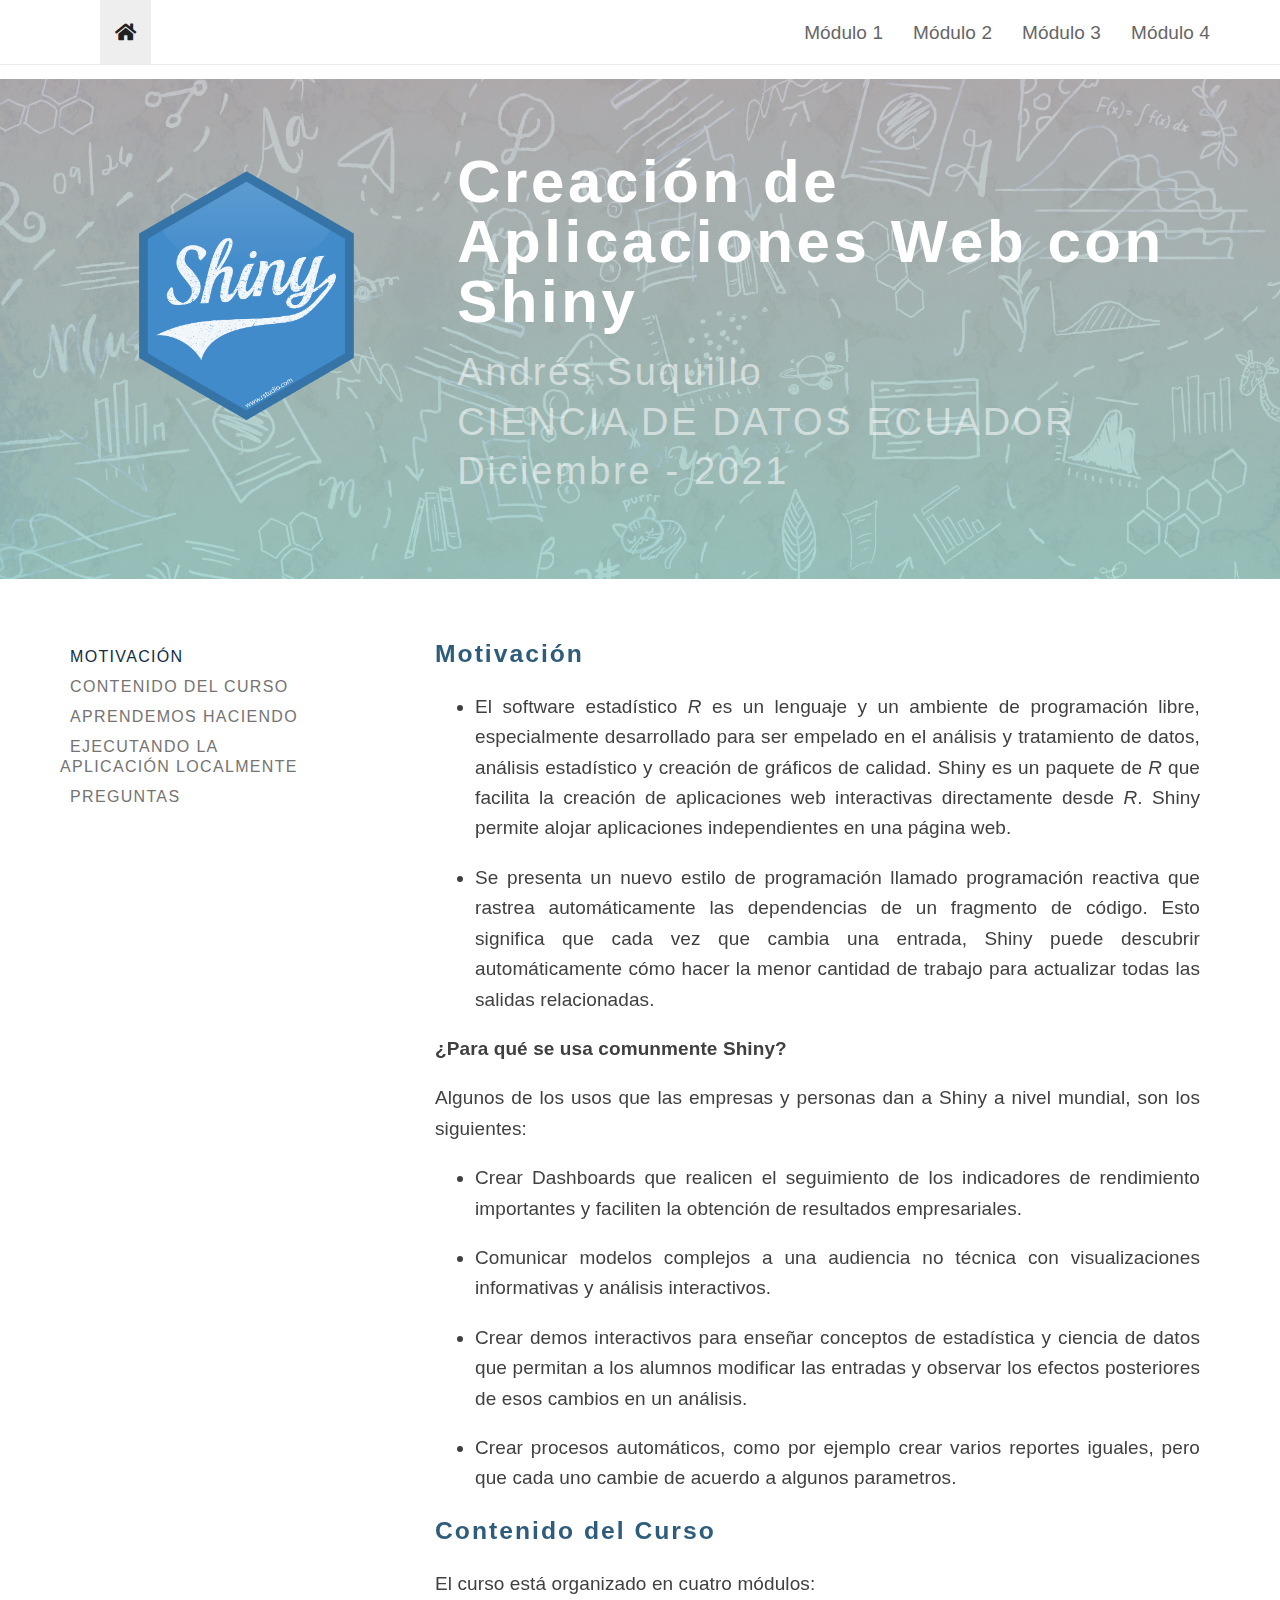
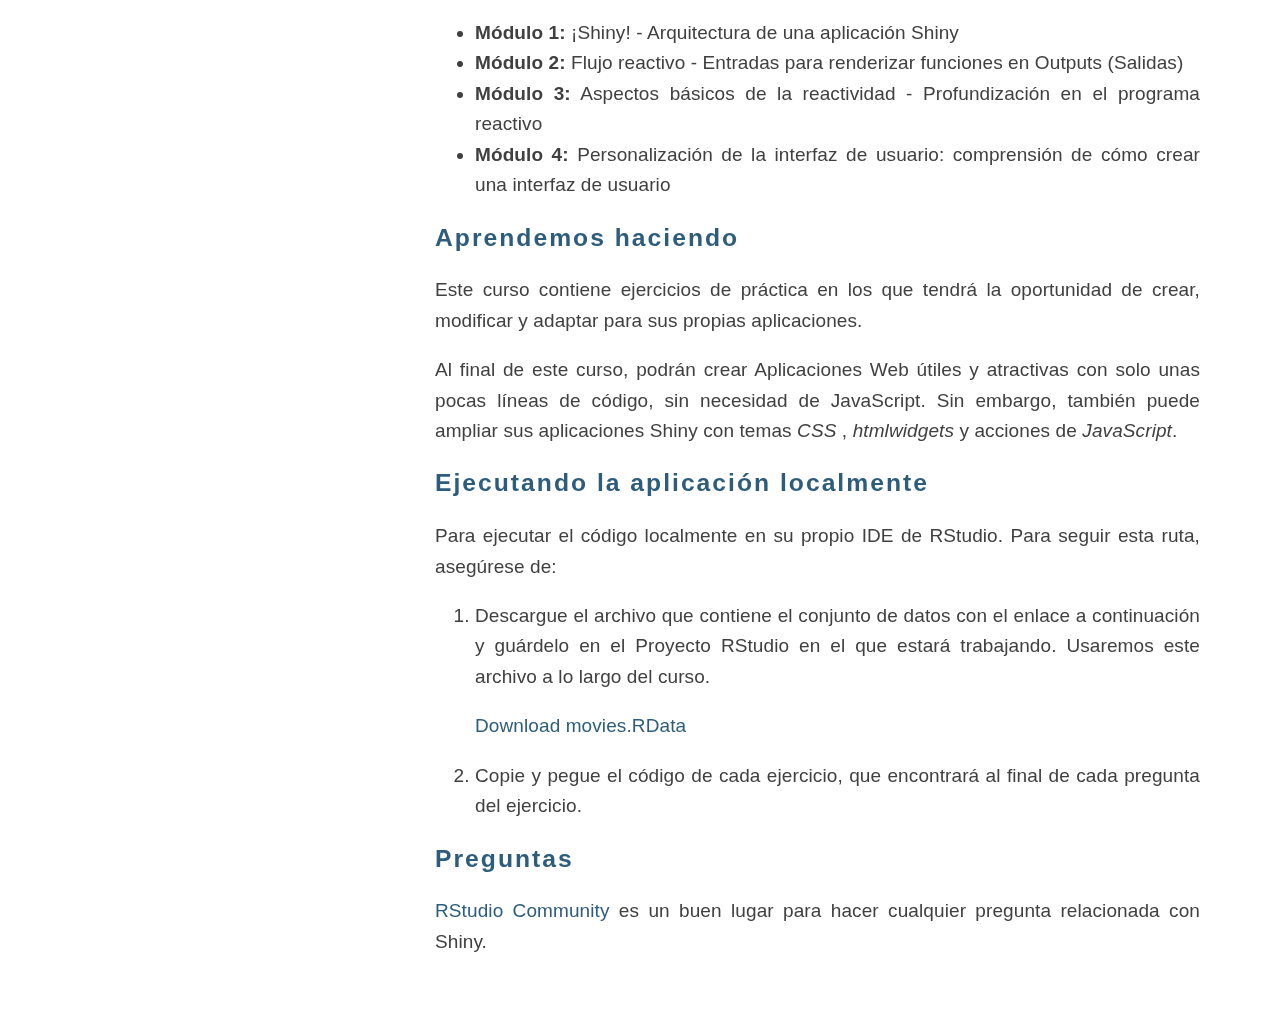
<file: index.html>
<!DOCTYPE html>

<html>

<head>

<meta charset="utf-8" />
<meta name="generator" content="pandoc" />
<meta http-equiv="X-UA-Compatible" content="IE=EDGE" />




<title>Creación de aplicaciones Web con Shiny</title>

<script src="site_libs/jquery-1.11.3/jquery.min.js"></script>
<meta name="viewport" content="width=device-width, initial-scale=1" />
<link href="site_libs/bootstrap-3.3.5/css/paper.min.css" rel="stylesheet" />
<script src="site_libs/bootstrap-3.3.5/js/bootstrap.min.js"></script>
<script src="site_libs/bootstrap-3.3.5/shim/html5shiv.min.js"></script>
<script src="site_libs/bootstrap-3.3.5/shim/respond.min.js"></script>
<style>h1 {font-size: 34px;}
       h1.title {font-size: 38px;}
       h2 {font-size: 30px;}
       h3 {font-size: 24px;}
       h4 {font-size: 18px;}
       h5 {font-size: 16px;}
       h6 {font-size: 12px;}
       code {color: inherit; background-color: rgba(0, 0, 0, 0.04);}
       pre:not([class]) { background-color: white }</style>
<script src="site_libs/jqueryui-1.11.4/jquery-ui.min.js"></script>
<link href="site_libs/tocify-1.9.1/jquery.tocify.css" rel="stylesheet" />
<script src="site_libs/tocify-1.9.1/jquery.tocify.js"></script>
<script src="site_libs/navigation-1.1/tabsets.js"></script>
<link href="site_libs/highlightjs-9.12.0/default.css" rel="stylesheet" />
<script src="site_libs/highlightjs-9.12.0/highlight.js"></script>
<link href="site_libs/font-awesome-5.1.0/css/all.css" rel="stylesheet" />
<link href="site_libs/font-awesome-5.1.0/css/v4-shims.css" rel="stylesheet" />
<link rel="icon" type="image/png" href="images/favicon.ico"/>
<div class="container-fluid" style="padding: 0; margin-bottom: 2em;">
    <div class="hero-image"> 
      <div class="container" style="max-width: 100%; justify-content: center;">
        <div class="row wrap" style="display: flex;">
          <div class = "shiny-logo">
            <img class = "shiny-logo-image" src="images/shiny.png">
          </div>
          <div style="display: flex; align-items: center; padding: 0 1em;">
            <div class="image-text">
              <div class="large-text">Creación de Aplicaciones Web con Shiny</div>
              <div class="cambio-text">Andrés Suquillo</div>
              <div class="small-text">CIENCIA DE DATOS ECUADOR</div>
              <div class="cambio-text">Diciembre - 2021</div>
            </div>
          </div>
        </div><!--end row-->
      </div>
    </div>
</div>

<style type="text/css">
  code{white-space: pre-wrap;}
  span.smallcaps{font-variant: small-caps;}
  span.underline{text-decoration: underline;}
  div.column{display: inline-block; vertical-align: top; width: 50%;}
  div.hanging-indent{margin-left: 1.5em; text-indent: -1.5em;}
  ul.task-list{list-style: none;}
    </style>

<style type="text/css">code{white-space: pre;}</style>
<script type="text/javascript">
if (window.hljs) {
  hljs.configure({languages: []});
  hljs.initHighlightingOnLoad();
  if (document.readyState && document.readyState === "complete") {
    window.setTimeout(function() { hljs.initHighlighting(); }, 0);
  }
}
</script>





<link rel="stylesheet" href="site.css" type="text/css" />



<style type = "text/css">
.main-container {
  max-width: 940px;
  margin-left: auto;
  margin-right: auto;
}
img {
  max-width:100%;
}
.tabbed-pane {
  padding-top: 12px;
}
.html-widget {
  margin-bottom: 20px;
}
button.code-folding-btn:focus {
  outline: none;
}
summary {
  display: list-item;
}
pre code {
  padding: 0;
}
</style>


<style type="text/css">
.dropdown-submenu {
  position: relative;
}
.dropdown-submenu>.dropdown-menu {
  top: 0;
  left: 100%;
  margin-top: -6px;
  margin-left: -1px;
  border-radius: 0 6px 6px 6px;
}
.dropdown-submenu:hover>.dropdown-menu {
  display: block;
}
.dropdown-submenu>a:after {
  display: block;
  content: " ";
  float: right;
  width: 0;
  height: 0;
  border-color: transparent;
  border-style: solid;
  border-width: 5px 0 5px 5px;
  border-left-color: #cccccc;
  margin-top: 5px;
  margin-right: -10px;
}
.dropdown-submenu:hover>a:after {
  border-left-color: #adb5bd;
}
.dropdown-submenu.pull-left {
  float: none;
}
.dropdown-submenu.pull-left>.dropdown-menu {
  left: -100%;
  margin-left: 10px;
  border-radius: 6px 0 6px 6px;
}
</style>

<script type="text/javascript">
// manage active state of menu based on current page
$(document).ready(function () {
  // active menu anchor
  href = window.location.pathname
  href = href.substr(href.lastIndexOf('/') + 1)
  if (href === "")
    href = "index.html";
  var menuAnchor = $('a[href="' + href + '"]');

  // mark it active
  menuAnchor.tab('show');

  // if it's got a parent navbar menu mark it active as well
  menuAnchor.closest('li.dropdown').addClass('active');

  // Navbar adjustments
  var navHeight = $(".navbar").first().height() + 15;
  var style = document.createElement('style');
  var pt = "padding-top: " + navHeight + "px; ";
  var mt = "margin-top: -" + navHeight + "px; ";
  var css = "";
  // offset scroll position for anchor links (for fixed navbar)
  for (var i = 1; i <= 6; i++) {
    css += ".section h" + i + "{ " + pt + mt + "}\n";
  }
  style.innerHTML = "body {" + pt + "padding-bottom: 40px; }\n" + css;
  document.head.appendChild(style);
});
</script>

<!-- tabsets -->

<style type="text/css">
.tabset-dropdown > .nav-tabs {
  display: inline-table;
  max-height: 500px;
  min-height: 44px;
  overflow-y: auto;
  border: 1px solid #ddd;
  border-radius: 4px;
}

.tabset-dropdown > .nav-tabs > li.active:before {
  content: "";
  font-family: 'Glyphicons Halflings';
  display: inline-block;
  padding: 10px;
  border-right: 1px solid #ddd;
}

.tabset-dropdown > .nav-tabs.nav-tabs-open > li.active:before {
  content: "&#xe258;";
  border: none;
}

.tabset-dropdown > .nav-tabs.nav-tabs-open:before {
  content: "";
  font-family: 'Glyphicons Halflings';
  display: inline-block;
  padding: 10px;
  border-right: 1px solid #ddd;
}

.tabset-dropdown > .nav-tabs > li.active {
  display: block;
}

.tabset-dropdown > .nav-tabs > li > a,
.tabset-dropdown > .nav-tabs > li > a:focus,
.tabset-dropdown > .nav-tabs > li > a:hover {
  border: none;
  display: inline-block;
  border-radius: 4px;
  background-color: transparent;
}

.tabset-dropdown > .nav-tabs.nav-tabs-open > li {
  display: block;
  float: none;
}

.tabset-dropdown > .nav-tabs > li {
  display: none;
}
</style>

<!-- code folding -->



<style type="text/css">

#TOC {
  margin: 25px 0px 20px 0px;
}
@media (max-width: 768px) {
#TOC {
  position: relative;
  width: 100%;
}
}

@media print {
.toc-content {
  /* see https://github.com/w3c/csswg-drafts/issues/4434 */
  float: right;
}
}

.toc-content {
  padding-left: 30px;
  padding-right: 40px;
}

div.main-container {
  max-width: 1200px;
}

div.tocify {
  width: 20%;
  max-width: 260px;
  max-height: 85%;
}

@media (min-width: 768px) and (max-width: 991px) {
  div.tocify {
    width: 25%;
  }
}

@media (max-width: 767px) {
  div.tocify {
    width: 100%;
    max-width: none;
  }
}

.tocify ul, .tocify li {
  line-height: 20px;
}

.tocify-subheader .tocify-item {
  font-size: 0.90em;
}

.tocify .list-group-item {
  border-radius: 0px;
}

.tocify-subheader {
  display: inline;
}
.tocify-subheader .tocify-item {
  font-size: 0.95em;
}

</style>



</head>

<body>


<div class="container-fluid main-container">


<!-- setup 3col/9col grid for toc_float and main content  -->
<div class="row">
<div class="col-xs-12 col-sm-4 col-md-3">
<div id="TOC" class="tocify">
</div>
</div>

<div class="toc-content col-xs-12 col-sm-8 col-md-9">




<div class="navbar navbar-default  navbar-fixed-top" role="navigation">
  <div class="container">
    <div class="navbar-header">
      <button type="button" class="navbar-toggle collapsed" data-toggle="collapse" data-target="#navbar">
        <span class="icon-bar"></span>
        <span class="icon-bar"></span>
        <span class="icon-bar"></span>
      </button>
      <a class="navbar-brand" href="index.html"> </a>
    </div>
    <div id="navbar" class="navbar-collapse collapse">
      <ul class="nav navbar-nav">
        <li>
  <a href="index.html">
    <span class="fa fa-home"></span>
     
  </a>
</li>
      </ul>
      <ul class="nav navbar-nav navbar-right">
        <li>
  <a href="https://andres13mh.shinyapps.io/01-hello/">Módulo 1</a>
</li>
<li>
  <a href="https://andres13mh.shinyapps.io/02-flow/">Módulo 2</a>
</li>
<li>
  <a href="https://andres13mh.shinyapps.io/04-reactivity/">Módulo 3</a>
</li>
<li>
  <a href="https://andres13mh.shinyapps.io/04-ui/">Módulo 4</a>
</li>
      </ul>
    </div><!--/.nav-collapse -->
  </div><!--/.container -->
</div><!--/.navbar -->

<div id="header">



<h1 class="title toc-ignore">Creación de aplicaciones Web con Shiny</h1>

</div>


<div style="text-align: justify">
<h3 id="motivación">Motivación</h3>
<ul>
<li><p>El software estadístico <em>R</em> es un lenguaje y un ambiente de programación libre, especialmente desarrollado para ser empelado en el análisis y tratamiento de datos, análisis estadístico y creación de gráficos de calidad. Shiny es un paquete de <em>R</em> que facilita la creación de aplicaciones web interactivas directamente desde <em>R</em>. Shiny permite alojar aplicaciones independientes en una página web.</p></li>
<li><p>Se presenta un nuevo estilo de programación llamado programación reactiva que rastrea automáticamente las dependencias de un fragmento de código. Esto significa que cada vez que cambia una entrada, Shiny puede descubrir automáticamente cómo hacer la menor cantidad de trabajo para actualizar todas las salidas relacionadas.</p></li>
</ul>
<p><strong>¿Para qué se usa comunmente Shiny?</strong></p>
<p>Algunos de los usos que las empresas y personas dan a Shiny a nivel mundial, son los siguientes:</p>
<ul>
<li><p>Crear Dashboards que realicen el seguimiento de los indicadores de rendimiento importantes y faciliten la obtención de resultados empresariales.</p></li>
<li><p>Comunicar modelos complejos a una audiencia no técnica con visualizaciones informativas y análisis interactivos.</p></li>
<li><p>Crear demos interactivos para enseñar conceptos de estadística y ciencia de datos que permitan a los alumnos modificar las entradas y observar los efectos posteriores de esos cambios en un análisis.</p></li>
<li><p>Crear procesos automáticos, como por ejemplo crear varios reportes iguales, pero que cada uno cambie de acuerdo a algunos parametros.</p></li>
</ul>
<h3 id="contenido-del-curso">Contenido del Curso</h3>
<p>El curso está organizado en cuatro módulos:</p>
<ul>
<li><strong>Módulo 1:</strong> ¡Shiny! - Arquitectura de una aplicación Shiny</li>
<li><strong>Módulo 2:</strong> Flujo reactivo - Entradas para renderizar funciones en Outputs (Salidas)</li>
<li><strong>Módulo 3:</strong> Aspectos básicos de la reactividad - Profundización en el programa reactivo</li>
<li><strong>Módulo 4:</strong> Personalización de la interfaz de usuario: comprensión de cómo crear una interfaz de usuario</li>
</ul>
<h3 id="aprendemos-haciendo">Aprendemos haciendo</h3>
<p>Este curso contiene ejercicios de práctica en los que tendrá la oportunidad de crear, modificar y adaptar para sus propias aplicaciones.</p>
<p>Al final de este curso, podrán crear Aplicaciones Web útiles y atractivas con solo unas pocas líneas de código, sin necesidad de JavaScript. Sin embargo, también puede ampliar sus aplicaciones Shiny con temas <em>CSS</em> , <em>htmlwidgets</em> y acciones de <em>JavaScript</em>.</p>
<h3 id="ejecutando-la-aplicación-localmente">Ejecutando la aplicación localmente</h3>
<p>Para ejecutar el código localmente en su propio IDE de RStudio. Para seguir esta ruta, asegúrese de:</p>
<ol style="list-style-type: decimal">
<li><p>Descargue el archivo que contiene el conjunto de datos con el enlace a continuación y guárdelo en el Proyecto RStudio en el que estará trabajando. Usaremos este archivo a lo largo del curso.</p>
<p><a href="[data-uri]" download="movies.RData">Download movies.RData</a></p></li>
<li><p>Copie y pegue el código de cada ejercicio, que encontrará al final de cada pregunta del ejercicio.</p></li>
</ol>
<h3 id="preguntas">Preguntas</h3>
<p><a href="https://community.rstudio.com/c/shiny/8">RStudio Community</a> es un buen lugar para hacer cualquier pregunta relacionada con Shiny.</p>
</div>



</div>
</div>

</div>

<script>

// add bootstrap table styles to pandoc tables
function bootstrapStylePandocTables() {
  $('tr.odd').parent('tbody').parent('table').addClass('table table-condensed');
}
$(document).ready(function () {
  bootstrapStylePandocTables();
});


</script>

<!-- tabsets -->

<script>
$(document).ready(function () {
  window.buildTabsets("TOC");
});

$(document).ready(function () {
  $('.tabset-dropdown > .nav-tabs > li').click(function () {
    $(this).parent().toggleClass('nav-tabs-open');
  });
});
</script>

<!-- code folding -->

<script>
$(document).ready(function ()  {

    // temporarily add toc-ignore selector to headers for the consistency with Pandoc
    $('.unlisted.unnumbered').addClass('toc-ignore')

    // move toc-ignore selectors from section div to header
    $('div.section.toc-ignore')
        .removeClass('toc-ignore')
        .children('h1,h2,h3,h4,h5').addClass('toc-ignore');

    // establish options
    var options = {
      selectors: "h1,h2,h3",
      theme: "bootstrap3",
      context: '.toc-content',
      hashGenerator: function (text) {
        return text.replace(/[.\\/?&!#<>]/g, '').replace(/\s/g, '_');
      },
      ignoreSelector: ".toc-ignore",
      scrollTo: 0
    };
    options.showAndHide = false;
    options.smoothScroll = true;

    // tocify
    var toc = $("#TOC").tocify(options).data("toc-tocify");
});
</script>

<!-- dynamically load mathjax for compatibility with self-contained -->
<script>
  (function () {
    var script = document.createElement("script");
    script.type = "text/javascript";
    script.src  = "https://mathjax.rstudio.com/latest/MathJax.js?config=TeX-AMS-MML_HTMLorMML";
    document.getElementsByTagName("head")[0].appendChild(script);
  })();
</script>

</body>
</html>
</file>
<file: site_libs/highlightjs-9.12.0/default.css>
.hljs-literal {
  color: #990073;
}

.hljs-number {
  color: #099;
}

.hljs-comment {
  color: #998;
  font-style: italic;
}

.hljs-keyword {
  color: #900;
  font-weight: bold;
}

.hljs-string {
  color: #d14;
}
</file>
<file: site.css>
/******
tidymodels - adpated for shiny course
*******/


.title {
  display: none;
}

.shiny-logo {
  width: 50%; 
  padding: 1em 3em; 
  min-width: 300px;
}

.shiny-logo-image {
  max-width: 100%; 
  max-height: 250px; 
  display: block; 
  margin: 0 auto;
}

#TOC::before {
  content: "";
  display: none; /*change from block to none for landing page */
  height: 250px;
  margin: 10px 10px 40px 10px;
  background-image: url("images/shiny.png");
  background-size: contain;
  background-position: top right;
  background-repeat: no-repeat;
}



/*----------------ADDING WHITE SPACE-------------*/

.title {
  margin-top: 2em !important;
  margin-bottom: 0.75em;
}

.section h1,
.section h2, 
.section h3, 
.section h4, 
.section h5 { 
  padding-top: 3em !important; /*adding so much padding because theme adds a margin-top: -65px by default */
  margin-bottom: 0.75em;
}


/* Space Between TOC and Righthand side content on large screens */

@media (min-width: 992px) {
  .col-md-9 {
    width: 75%;
    padding-left: 5em !important;
  }
}

/* -----------HERO IMAGE AT TOP OF PAGE -----------*/

/* LARGE HERO IMAGE AT TOP OF PAGE*/

.hero-image {
    position: relative;
    /* liner gradient tints the image darker for readability*/
    /*background-image: linear-gradient( rgba(0,0,0,.3), rgba(0,0,0,.3) ), url(images/hero-navy.jpg);*/
    background-image: linear-gradient( rgba(41, 59, 156, .17), rgba(0, 188, 212, .25) ), url(images/hero-beige.jpg);
    height: 500px;
    background-size: cover;
    background-color: #112d47;
    background-position: center top;
    display: flex; /* Change to `display: none` for no hero image */
    justify-content: center;
    align-items: center;
}

.small-text {
  position: relative;
  font-size: 38px;
  padding-bottom: 0.5em;
  text-transform: uppercase;
  letter-spacing: 2pt;
  text-align: left;
  display: block; /* Change to `display: none` for no top text */
  color: #ffffff88;
}

.cambio-text {
  position: relative;
  font-size: 38px;
  padding-bottom: 0.5em;
  text-transform: none;
  letter-spacing: 2pt;
  text-align: left;
  display: block; /* Change to `display: none` for no top text */
  color: #ffffff88;
}

.large-text {
  position: relative;
  letter-spacing: 0.06em;
  line-height: 1em;
  font-size: 60px;
  text-transform: none;
  text-align: left;
  display: block; /* Change to `display: none` for no bottom text */
  color: #ffffff;
  margin-bottom: 2.5rem;
  font-weight: 700;
}  

/*-----------------TOC----------------*/

/* Makes TOC sticky (needed if you used a hero image) */

.row-fluid{
  display: flex; /* Necessary for sticky TOC*/

}

.tocify {
  position: -webkit-sticky;
  position: sticky; 
  top: 100px; /*Controls where TOC stops when sticky */
  width: 100% !important;
  border: none;
  text-transform: uppercase;
}


/* Tweak for mobile */

@media screen and (max-width: 850px){
  .shiny-logo {
    margin-right: 1em;
    margin-left: 1em;
  }
  
  .large-text {
    font-size: 50px;
  }
  
}

@media screen and (max-width: 767px){

  .shiny-logo {
    max-width: 250px !important;
  }
  
  .wrap {
    flex-wrap: wrap;
    justify-content: center;
    max-width: 80%;
    margin: 0 auto;
    padding-bottom: 1em;
  }

  .col-xs-12.col-sm-4.col-md-3 {
    display: none;
  }
  
  .small-text {
    font-size: 25px;
    text-align: center;
  }

  .large-text {
    font-size: 40px;
    text-align: center;
  }
  
}


@media screen and (max-width: 500px){
  .shiny-logo-image {
    max-width: 175px !important;
  }
  
  .large-text {
    font-size: 30px;
  }
  
  .small-text {
    font-size: 22px;
  }
  
}

/* TOC links */

.list-group-item {
    color:  #757373;
    font-size: 16px;
    letter-spacing: 1pt;
}

.list-group-item.active {
    color: #112d47;
    background-color: white;
    border: none;
}

.list-group-item:hover, 
.list-group-item.active:hover {
    color: #112d4790;
    background-color: white;
}


/*-------- Google font imports --------*/

@import url('https://fonts.googleapis.com/css2?family=Source+Sans+Pro:ital,wght@0,200;0,300;0,400;0,600;0,700;0,900;1,200;1,300;1,400;1,600;1,700;1,900&display=swap');

/* Navbar */

.navbar-header {
  padding-right: 15px !important;
}

.navbar {
  box-shadow: none;
  border-bottom: 1pt solid #cccccc66;
}


/*-------- Background color & body font --------*/

body, button, input, textarea {
  font-family: 'Source Sans Pro', sans-serif;
}


body {
  background-color: #ffffff;
  color: #404040;
  font-size: 19px;
  line-height: 1.6em;
}

/*-------- White Space --------*/

.band {
  margin-top: 3em;
}

div.section {  /* so anchorized headers have breathing room above */
  padding-top: 4em;
  margin-top: -3em;
}

h2 {
  margin-bottom: 1.1em;
}

h3 {
  margin-bottom: 1em;
}

.sourceCode {
  margin-top: 1.5em;
}

.topicsContainer {
  margin-right: 3em; /* 4->3 for TM */
}

.topics {
  margin-top: 3em;
  padding-left: 4em;
}


/* Remove extra space on mobile */

@media screen and (max-width: 767px) {

  .band {
    margin-top: 0;
  }

  div.section {
    padding-top: 1em;
    margin-top: -0.5em;
  }

  .topicsContainer{
      width: 1%;
      min-width: 1px;
      margin-right: 0;
  }

  .topics {
      padding-top: 1em;
      width: 99% !important;
      border-left: none !important;
  }
}


/*-------- Content / Main Panel ---------*/

.topics {
    width: 75%;
    overflow-x: auto;
    padding-bottom: 600px;
    background-color: white;
    border-left: 1pt solid #cccccc66;
}



/*--------- Headers ---------*/

h1, h2, h3 {
  font-family: 'Source Sans Pro', sans-serif;
  font-weight: normal;
  letter-spacing: 1.5pt;
}

h1 {
  color: #2e5d7b;
}

h2 {
  font-size: 1.5em;
  color: #2e5d7b; /*RStudio orange */
  text-transform: uppercase;
  font-weight: 700;
}

h3 {
  font-size: 1.3em;
  color: #2e5d7b; 
  font-weight: 600;
  text-transform: none;
}

h4 {
  font-family: 'Source Sans Pro', sans-serif;
  font-size: 18px;
  color: #35262690;
  text-transform: uppercase;
  letter-spacing: 1pt;
}

h5 {
  font-family: 'Source Sans Pro', sans-serif;
  color: #1a162d99;
  text-transform: none;
}

h2 code,
h3 code {
  text-transform: none;
  font-size: 100%;
  background-color: #e8e8e830;
}


/* Side Panel Start Over Button */

.topicsFooter .resetButton {
  display: block;
  max-width: 41%;
  padding: 8px 10px;
  /* background-color: #eab0c46b; */
  border: solid 1pt #757373;
  color: #757373;
  font-size: 12px;
  letter-spacing: 1pt;
  text-transform: uppercase;
  text-align: center;
  cursor: pointer;
  margin: 0 auto;
  margin-top: 1em;
  border-radius: 3px;
  opacity: 1;
}

.topicsFooter .resetButton:hover {
  border: solid 1pt #2e5d7b;
  color: #2e5d7b;
}



/*------- In line code aesthetic --------*/
code {
  color: #575757;
  background-color: #4040400f;

}

code.sourceCode {
  white-space: pre-wrap;
}

/*------- Hyperlinks --------*/

a,
a:hover,
a:focus {
  color: #2e5d7b;
  text-decoration: none;
}

a:hover,
a:focus {
  text-decoration: underline;
}

/*------- Sidebar/Main Menu -------*/

/*--Title--*/

h2.tutorialTitle,
.topicsHeader h2.tutorialTitle {
  font-size: 1.7em;
  font-weight: 400;
  color: #112d47; /*navy */
  text-transform: uppercase;
  letter-spacing: 1pt;
  margin-bottom: 0.9em;
}

/*--Name, Date etc.--*/

#doc-metadata {
  margin-bottom: 1.5em;
  padding-bottom: 1.5em;
  border-bottom: solid 1pt #cccccc68;
}

#doc-metadata h3,
#doc-metadata h4 {
  text-transform: uppercase;
  letter-spacing: 2pt;
  line-height: 1.6em;
}

#doc-metadata h3.subtitle {
  font-size: 0.8em;
  color: #40404099;
  font-weight: normal;
  letter-spacing: 1pt;
}

.topicsContainer {
}

/* sidebar item */

.topicsList .topic {
  color: #757373;
  font-size: 15px;
  letter-spacing: 1pt;
  line-height: 1.25em;
  padding: 0.75em 0;
  background-image: none;
  /*border-left: 2px solid white;*/
  border-bottom: none;
}

/*--- When hovering ---*/

.topicsList .topic:hover {
    background-color: white;
    color: #040100;
    /* border-left: 2px solid #00008040;*/
}

/*------- Selected menu item -------*/

.topicsList .topic.current {
    background-color: white;
    color: #040100;
    /*border-left: 2px solid #000080;*/
}

/* CODE WINDOWS */

/*------- Solution / Hint buttons -------*/
.tutorial-exercise-input .btn-tutorial-solution {
    margin-left: 15px;
    background-color: #bd2a62;
    color: white;
    font-family: 'Open Sans', sans-serif;
    font-size: 13px;
    border: 0;
    text-shadow: none;
}

/*------- Solution popover --------*/
.popover-title {
    margin: 0;
    padding: 8px 14px;
    font-size: 14px;
    background-color: #bd2a62;
    border-bottom: 1px solid #ebebeb;
    border-radius: 5px 5px 0 0;
    color: white;
    text-shadow: none;
    font-family: 'Source Sans Pro', sans-serif;
}

/*------- BUTTONS -------*/

.btn {
  border-radius: 3px;
}

.topicActions .btn-primary,
.topicActions .btn-success,
.topicActions .btn-info,
.topicActions .btn-xs,
.topicActions .btn-default {
    background-image: none;
    border: 0;
    text-shadow: none;
    letter-spacing: 1pt;
}

.topicActions .btn-primary,
.topicActions .btn-primary:active,
.topicActions .btn-primary:focus {
  color: white;
  background-color: #000080;
}

.btn:focus {
outline-offset: 0;
}

/*------- Buttons when hovering -------*/

.topicActions .btn-default:hover,
.topicActions .btn-primary:hover {
  background-color: #00008080;
  color: white;
}




/*-------Colored Bullets-------*/

.section ul {
  list-style: none; /* Remove default bullets */
}

.section ul li::before {
    content: "\2022";
    color: #112d47;
    display: inline-block;
    position: relative;
    left: 1em;
    top: 0.2rem;
    font-size: 1.6em;
    line-height: 1;
    width: 2em;
    margin-left: -2em;/* Also needed for space (tweak if needed) */
}

.section ul > li > p {
  display: inline; /* to have content show up next to bullet */
}

.section ul > li { /*to add back in space between bullet items that I took away by making p display inline */
  margin-top: 1em;
  margin-bottom: 1em;
}

/* RStudio Cloud Project Buttons */

.test-drive {
  background-color: #75aadb;
  color: #fcfcfc;
  border: 1pt solid #75aadb;
  padding: 12px 16px;
  font-size: 16px;
  cursor: pointer;
  margin: 0 auto 1.5em auto;
  border-radius: 3px;
  display: block;
  width: 45%;
  white-space: pre-wrap;
}

.test-drive p {
  margin: 0;
}

/* Darker background on mouse-over */
.test-drive:hover {
  background-color: #4e80af;
  border: 1pt solid #75aadb;
}
  
.test-drive a:hover{
  text-decoration: none;
}

.proj {
  background-color: #75aadb10;
  border: #75aadb50 solid 1px;
  color: #306aa0;
  padding: 1em;
  width: 100%;
  margin: 1em auto 0.5em;
  text-align: center;
}

.proj {
  box-shadow: none !important;
  -webkit-box-shadow: none !important;
}

/* Copy to Clipboard */

.copy {
  width: inherit;
  background-color: #112d47 ;
  border: none;
  border-radius: 2px;
  float: right;
  font-size: 60%;
  padding: 4px 4px 4px 4px;
}

/* pkgdown clipboard */

.hasCopyButton {
  position: relative;
}

.btn-copy-ex {
  position: absolute;
  right: 0;
  top: 0;
  visibility: hidden;
}

.hasCopyButton:hover button.btn-copy-ex {
  visibility: visible;
}
</file>
<file: site_libs/bootstrap-3.3.5/css/paper.min.css>
@font-face {
  font-family: 'Roboto';
  font-style: normal;
  font-weight: 300;
  src: url(fonts/RobotoLight.ttf) format('truetype');
}
@font-face {
  font-family: 'Roboto';
  font-style: normal;
  font-weight: 400;
  src: url(fonts/Roboto.ttf) format('truetype');
}
@font-face {
  font-family: 'Roboto';
  font-style: normal;
  font-weight: 500;
  src: url(fonts/RobotoMedium.ttf) format('truetype');
}
@font-face {
  font-family: 'Roboto';
  font-style: normal;
  font-weight: 700;
  src: url(fonts/RobotoBold.ttf) format('truetype');
}

/*!
 * bootswatch v3.3.6
 * Homepage: http://bootswatch.com
 * Copyright 2012-2015 Thomas Park
 * Licensed under MIT
 * Based on Bootstrap
*//*!
 * Bootstrap v3.3.6 (http://getbootstrap.com)
 * Copyright 2011-2015 Twitter, Inc.
 * Licensed under MIT (https://github.com/twbs/bootstrap/blob/master/LICENSE)
 *//*! normalize.css v3.0.3 | MIT License | github.com/necolas/normalize.css */html{font-family:sans-serif;-ms-text-size-adjust:100%;-webkit-text-size-adjust:100%}body{margin:0}article,aside,details,figcaption,figure,footer,header,hgroup,main,menu,nav,section,summary{display:block}audio,canvas,progress,video{display:inline-block;vertical-align:baseline}audio:not([controls]){display:none;height:0}[hidden],template{display:none}a{background-color:transparent}a:active,a:hover{outline:0}abbr[title]{border-bottom:1px dotted}b,strong{font-weight:bold}dfn{font-style:italic}h1{font-size:2em;margin:0.67em 0}mark{background:#ff0;color:#000}small{font-size:80%}sub,sup{font-size:75%;line-height:0;position:relative;vertical-align:baseline}sup{top:-0.5em}sub{bottom:-0.25em}img{border:0}svg:not(:root){overflow:hidden}figure{margin:1em 40px}hr{-webkit-box-sizing:content-box;-moz-box-sizing:content-box;box-sizing:content-box;height:0}pre{overflow:auto}code,kbd,pre,samp{font-family:monospace, monospace;font-size:1em}button,input,optgroup,select,textarea{color:inherit;font:inherit;margin:0}button{overflow:visible}button,select{text-transform:none}button,html input[type="button"],input[type="reset"],input[type="submit"]{-webkit-appearance:button;cursor:pointer}button[disabled],html input[disabled]{cursor:default}button::-moz-focus-inner,input::-moz-focus-inner{border:0;padding:0}input{line-height:normal}input[type="checkbox"],input[type="radio"]{-webkit-box-sizing:border-box;-moz-box-sizing:border-box;box-sizing:border-box;padding:0}input[type="number"]::-webkit-inner-spin-button,input[type="number"]::-webkit-outer-spin-button{height:auto}input[type="search"]{-webkit-appearance:textfield;-webkit-box-sizing:content-box;-moz-box-sizing:content-box;box-sizing:content-box}input[type="search"]::-webkit-search-cancel-button,input[type="search"]::-webkit-search-decoration{-webkit-appearance:none}fieldset{border:1px solid #c0c0c0;margin:0 2px;padding:0.35em 0.625em 0.75em}legend{border:0;padding:0}textarea{overflow:auto}optgroup{font-weight:bold}table{border-collapse:collapse;border-spacing:0}td,th{padding:0}/*! Source: https://github.com/h5bp/html5-boilerplate/blob/master/src/css/main.css */@media print{*,*:before,*:after{background:transparent !important;color:#000 !important;-webkit-box-shadow:none !important;box-shadow:none !important;text-shadow:none !important}a,a:visited{text-decoration:underline}a[href]:after{content:" (" attr(href) ")"}abbr[title]:after{content:" (" attr(title) ")"}a[href^="#"]:after,a[href^="javascript:"]:after{content:""}pre,blockquote{border:1px solid #999;page-break-inside:avoid}thead{display:table-header-group}tr,img{page-break-inside:avoid}img{max-width:100% !important}p,h2,h3{orphans:3;widows:3}h2,h3{page-break-after:avoid}.navbar{display:none}.btn>.caret,.dropup>.btn>.caret{border-top-color:#000 !important}.label{border:1px solid #000}.table{border-collapse:collapse !important}.table td,.table th{background-color:#fff !important}.table-bordered th,.table-bordered td{border:1px solid #ddd !important}}@font-face{font-family:'Glyphicons Halflings';src:url('../fonts/glyphicons-halflings-regular.eot');src:url('../fonts/glyphicons-halflings-regular.eot?#iefix') format('embedded-opentype'),url('../fonts/glyphicons-halflings-regular.woff') format('woff'),url('../fonts/glyphicons-halflings-regular.ttf') format('truetype'),url('../fonts/glyphicons-halflings-regular.svg#glyphicons_halflingsregular') format('svg')}.glyphicon{position:relative;top:1px;display:inline-block;font-family:'Glyphicons Halflings';font-style:normal;font-weight:normal;line-height:1;-webkit-font-smoothing:antialiased;-moz-osx-font-smoothing:grayscale}.glyphicon-asterisk:before{content:"\002a"}.glyphicon-plus:before{content:"\002b"}.glyphicon-euro:before,.glyphicon-eur:before{content:"\20ac"}.glyphicon-minus:before{content:"\2212"}.glyphicon-cloud:before{content:"\2601"}.glyphicon-envelope:before{content:"\2709"}.glyphicon-pencil:before{content:"\270f"}.glyphicon-glass:before{content:"\e001"}.glyphicon-music:before{content:"\e002"}.glyphicon-search:before{content:"\e003"}.glyphicon-heart:before{content:"\e005"}.glyphicon-star:before{content:"\e006"}.glyphicon-star-empty:before{content:"\e007"}.glyphicon-user:before{content:"\e008"}.glyphicon-film:before{content:"\e009"}.glyphicon-th-large:before{content:"\e010"}.glyphicon-th:before{content:"\e011"}.glyphicon-th-list:before{content:"\e012"}.glyphicon-ok:before{content:"\e013"}.glyphicon-remove:before{content:"\e014"}.glyphicon-zoom-in:before{content:"\e015"}.glyphicon-zoom-out:before{content:"\e016"}.glyphicon-off:before{content:"\e017"}.glyphicon-signal:before{content:"\e018"}.glyphicon-cog:before{content:"\e019"}.glyphicon-trash:before{content:"\e020"}.glyphicon-home:before{content:"\e021"}.glyphicon-file:before{content:"\e022"}.glyphicon-time:before{content:"\e023"}.glyphicon-road:before{content:"\e024"}.glyphicon-download-alt:before{content:"\e025"}.glyphicon-download:before{content:"\e026"}.glyphicon-upload:before{content:"\e027"}.glyphicon-inbox:before{content:"\e028"}.glyphicon-play-circle:before{content:"\e029"}.glyphicon-repeat:before{content:"\e030"}.glyphicon-refresh:before{content:"\e031"}.glyphicon-list-alt:before{content:"\e032"}.glyphicon-lock:before{content:"\e033"}.glyphicon-flag:before{content:"\e034"}.glyphicon-headphones:before{content:"\e035"}.glyphicon-volume-off:before{content:"\e036"}.glyphicon-volume-down:before{content:"\e037"}.glyphicon-volume-up:before{content:"\e038"}.glyphicon-qrcode:before{content:"\e039"}.glyphicon-barcode:before{content:"\e040"}.glyphicon-tag:before{content:"\e041"}.glyphicon-tags:before{content:"\e042"}.glyphicon-book:before{content:"\e043"}.glyphicon-bookmark:before{content:"\e044"}.glyphicon-print:before{content:"\e045"}.glyphicon-camera:before{content:"\e046"}.glyphicon-font:before{content:"\e047"}.glyphicon-bold:before{content:"\e048"}.glyphicon-italic:before{content:"\e049"}.glyphicon-text-height:before{content:"\e050"}.glyphicon-text-width:before{content:"\e051"}.glyphicon-align-left:before{content:"\e052"}.glyphicon-align-center:before{content:"\e053"}.glyphicon-align-right:before{content:"\e054"}.glyphicon-align-justify:before{content:"\e055"}.glyphicon-list:before{content:"\e056"}.glyphicon-indent-left:before{content:"\e057"}.glyphicon-indent-right:before{content:"\e058"}.glyphicon-facetime-video:before{content:"\e059"}.glyphicon-picture:before{content:"\e060"}.glyphicon-map-marker:before{content:"\e062"}.glyphicon-adjust:before{content:"\e063"}.glyphicon-tint:before{content:"\e064"}.glyphicon-edit:before{content:"\e065"}.glyphicon-share:before{content:"\e066"}.glyphicon-check:before{content:"\e067"}.glyphicon-move:before{content:"\e068"}.glyphicon-step-backward:before{content:"\e069"}.glyphicon-fast-backward:before{content:"\e070"}.glyphicon-backward:before{content:"\e071"}.glyphicon-play:before{content:"\e072"}.glyphicon-pause:before{content:"\e073"}.glyphicon-stop:before{content:"\e074"}.glyphicon-forward:before{content:"\e075"}.glyphicon-fast-forward:before{content:"\e076"}.glyphicon-step-forward:before{content:"\e077"}.glyphicon-eject:before{content:"\e078"}.glyphicon-chevron-left:before{content:"\e079"}.glyphicon-chevron-right:before{content:"\e080"}.glyphicon-plus-sign:before{content:"\e081"}.glyphicon-minus-sign:before{content:"\e082"}.glyphicon-remove-sign:before{content:"\e083"}.glyphicon-ok-sign:before{content:"\e084"}.glyphicon-question-sign:before{content:"\e085"}.glyphicon-info-sign:before{content:"\e086"}.glyphicon-screenshot:before{content:"\e087"}.glyphicon-remove-circle:before{content:"\e088"}.glyphicon-ok-circle:before{content:"\e089"}.glyphicon-ban-circle:before{content:"\e090"}.glyphicon-arrow-left:before{content:"\e091"}.glyphicon-arrow-right:before{content:"\e092"}.glyphicon-arrow-up:before{content:"\e093"}.glyphicon-arrow-down:before{content:"\e094"}.glyphicon-share-alt:before{content:"\e095"}.glyphicon-resize-full:before{content:"\e096"}.glyphicon-resize-small:before{content:"\e097"}.glyphicon-exclamation-sign:before{content:"\e101"}.glyphicon-gift:before{content:"\e102"}.glyphicon-leaf:before{content:"\e103"}.glyphicon-fire:before{content:"\e104"}.glyphicon-eye-open:before{content:"\e105"}.glyphicon-eye-close:before{content:"\e106"}.glyphicon-warning-sign:before{content:"\e107"}.glyphicon-plane:before{content:"\e108"}.glyphicon-calendar:before{content:"\e109"}.glyphicon-random:before{content:"\e110"}.glyphicon-comment:before{content:"\e111"}.glyphicon-magnet:before{content:"\e112"}.glyphicon-chevron-up:before{content:"\e113"}.glyphicon-chevron-down:before{content:"\e114"}.glyphicon-retweet:before{content:"\e115"}.glyphicon-shopping-cart:before{content:"\e116"}.glyphicon-folder-close:before{content:"\e117"}.glyphicon-folder-open:before{content:"\e118"}.glyphicon-resize-vertical:before{content:"\e119"}.glyphicon-resize-horizontal:before{content:"\e120"}.glyphicon-hdd:before{content:"\e121"}.glyphicon-bullhorn:before{content:"\e122"}.glyphicon-bell:before{content:"\e123"}.glyphicon-certificate:before{content:"\e124"}.glyphicon-thumbs-up:before{content:"\e125"}.glyphicon-thumbs-down:before{content:"\e126"}.glyphicon-hand-right:before{content:"\e127"}.glyphicon-hand-left:before{content:"\e128"}.glyphicon-hand-up:before{content:"\e129"}.glyphicon-hand-down:before{content:"\e130"}.glyphicon-circle-arrow-right:before{content:"\e131"}.glyphicon-circle-arrow-left:before{content:"\e132"}.glyphicon-circle-arrow-up:before{content:"\e133"}.glyphicon-circle-arrow-down:before{content:"\e134"}.glyphicon-globe:before{content:"\e135"}.glyphicon-wrench:before{content:"\e136"}.glyphicon-tasks:before{content:"\e137"}.glyphicon-filter:before{content:"\e138"}.glyphicon-briefcase:before{content:"\e139"}.glyphicon-fullscreen:before{content:"\e140"}.glyphicon-dashboard:before{content:"\e141"}.glyphicon-paperclip:before{content:"\e142"}.glyphicon-heart-empty:before{content:"\e143"}.glyphicon-link:before{content:"\e144"}.glyphicon-phone:before{content:"\e145"}.glyphicon-pushpin:before{content:"\e146"}.glyphicon-usd:before{content:"\e148"}.glyphicon-gbp:before{content:"\e149"}.glyphicon-sort:before{content:"\e150"}.glyphicon-sort-by-alphabet:before{content:"\e151"}.glyphicon-sort-by-alphabet-alt:before{content:"\e152"}.glyphicon-sort-by-order:before{content:"\e153"}.glyphicon-sort-by-order-alt:before{content:"\e154"}.glyphicon-sort-by-attributes:before{content:"\e155"}.glyphicon-sort-by-attributes-alt:before{content:"\e156"}.glyphicon-unchecked:before{content:"\e157"}.glyphicon-expand:before{content:"\e158"}.glyphicon-collapse-down:before{content:"\e159"}.glyphicon-collapse-up:before{content:"\e160"}.glyphicon-log-in:before{content:"\e161"}.glyphicon-flash:before{content:"\e162"}.glyphicon-log-out:before{content:"\e163"}.glyphicon-new-window:before{content:"\e164"}.glyphicon-record:before{content:"\e165"}.glyphicon-save:before{content:"\e166"}.glyphicon-open:before{content:"\e167"}.glyphicon-saved:before{content:"\e168"}.glyphicon-import:before{content:"\e169"}.glyphicon-export:before{content:"\e170"}.glyphicon-send:before{content:"\e171"}.glyphicon-floppy-disk:before{content:"\e172"}.glyphicon-floppy-saved:before{content:"\e173"}.glyphicon-floppy-remove:before{content:"\e174"}.glyphicon-floppy-save:before{content:"\e175"}.glyphicon-floppy-open:before{content:"\e176"}.glyphicon-credit-card:before{content:"\e177"}.glyphicon-transfer:before{content:"\e178"}.glyphicon-cutlery:before{content:"\e179"}.glyphicon-header:before{content:"\e180"}.glyphicon-compressed:before{content:"\e181"}.glyphicon-earphone:before{content:"\e182"}.glyphicon-phone-alt:before{content:"\e183"}.glyphicon-tower:before{content:"\e184"}.glyphicon-stats:before{content:"\e185"}.glyphicon-sd-video:before{content:"\e186"}.glyphicon-hd-video:before{content:"\e187"}.glyphicon-subtitles:before{content:"\e188"}.glyphicon-sound-stereo:before{content:"\e189"}.glyphicon-sound-dolby:before{content:"\e190"}.glyphicon-sound-5-1:before{content:"\e191"}.glyphicon-sound-6-1:before{content:"\e192"}.glyphicon-sound-7-1:before{content:"\e193"}.glyphicon-copyright-mark:before{content:"\e194"}.glyphicon-registration-mark:before{content:"\e195"}.glyphicon-cloud-download:before{content:"\e197"}.glyphicon-cloud-upload:before{content:"\e198"}.glyphicon-tree-conifer:before{content:"\e199"}.glyphicon-tree-deciduous:before{content:"\e200"}.glyphicon-cd:before{content:"\e201"}.glyphicon-save-file:before{content:"\e202"}.glyphicon-open-file:before{content:"\e203"}.glyphicon-level-up:before{content:"\e204"}.glyphicon-copy:before{content:"\e205"}.glyphicon-paste:before{content:"\e206"}.glyphicon-alert:before{content:"\e209"}.glyphicon-equalizer:before{content:"\e210"}.glyphicon-king:before{content:"\e211"}.glyphicon-queen:before{content:"\e212"}.glyphicon-pawn:before{content:"\e213"}.glyphicon-bishop:before{content:"\e214"}.glyphicon-knight:before{content:"\e215"}.glyphicon-baby-formula:before{content:"\e216"}.glyphicon-tent:before{content:"\26fa"}.glyphicon-blackboard:before{content:"\e218"}.glyphicon-bed:before{content:"\e219"}.glyphicon-apple:before{content:"\f8ff"}.glyphicon-erase:before{content:"\e221"}.glyphicon-hourglass:before{content:"\231b"}.glyphicon-lamp:before{content:"\e223"}.glyphicon-duplicate:before{content:"\e224"}.glyphicon-piggy-bank:before{content:"\e225"}.glyphicon-scissors:before{content:"\e226"}.glyphicon-bitcoin:before{content:"\e227"}.glyphicon-btc:before{content:"\e227"}.glyphicon-xbt:before{content:"\e227"}.glyphicon-yen:before{content:"\00a5"}.glyphicon-jpy:before{content:"\00a5"}.glyphicon-ruble:before{content:"\20bd"}.glyphicon-rub:before{content:"\20bd"}.glyphicon-scale:before{content:"\e230"}.glyphicon-ice-lolly:before{content:"\e231"}.glyphicon-ice-lolly-tasted:before{content:"\e232"}.glyphicon-education:before{content:"\e233"}.glyphicon-option-horizontal:before{content:"\e234"}.glyphicon-option-vertical:before{content:"\e235"}.glyphicon-menu-hamburger:before{content:"\e236"}.glyphicon-modal-window:before{content:"\e237"}.glyphicon-oil:before{content:"\e238"}.glyphicon-grain:before{content:"\e239"}.glyphicon-sunglasses:before{content:"\e240"}.glyphicon-text-size:before{content:"\e241"}.glyphicon-text-color:before{content:"\e242"}.glyphicon-text-background:before{content:"\e243"}.glyphicon-object-align-top:before{content:"\e244"}.glyphicon-object-align-bottom:before{content:"\e245"}.glyphicon-object-align-horizontal:before{content:"\e246"}.glyphicon-object-align-left:before{content:"\e247"}.glyphicon-object-align-vertical:before{content:"\e248"}.glyphicon-object-align-right:before{content:"\e249"}.glyphicon-triangle-right:before{content:"\e250"}.glyphicon-triangle-left:before{content:"\e251"}.glyphicon-triangle-bottom:before{content:"\e252"}.glyphicon-triangle-top:before{content:"\e253"}.glyphicon-console:before{content:"\e254"}.glyphicon-superscript:before{content:"\e255"}.glyphicon-subscript:before{content:"\e256"}.glyphicon-menu-left:before{content:"\e257"}.glyphicon-menu-right:before{content:"\e258"}.glyphicon-menu-down:before{content:"\e259"}.glyphicon-menu-up:before{content:"\e260"}*{-webkit-box-sizing:border-box;-moz-box-sizing:border-box;box-sizing:border-box}*:before,*:after{-webkit-box-sizing:border-box;-moz-box-sizing:border-box;box-sizing:border-box}html{font-size:10px;-webkit-tap-highlight-color:rgba(0,0,0,0)}body{font-family:"Roboto","Helvetica Neue",Helvetica,Arial,sans-serif;font-size:13px;line-height:1.846;color:#666666;background-color:#ffffff}input,button,select,textarea{font-family:inherit;font-size:inherit;line-height:inherit}a{color:#2196f3;text-decoration:none}a:hover,a:focus{color:#0a6ebd;text-decoration:underline}a:focus{outline:thin dotted;outline:5px auto -webkit-focus-ring-color;outline-offset:-2px}figure{margin:0}img{vertical-align:middle}.img-responsive,.thumbnail>img,.thumbnail a>img,.carousel-inner>.item>img,.carousel-inner>.item>a>img{display:block;max-width:100%;height:auto}.img-rounded{border-radius:3px}.img-thumbnail{padding:4px;line-height:1.846;background-color:#ffffff;border:1px solid #dddddd;border-radius:3px;-webkit-transition:all .2s ease-in-out;-o-transition:all .2s ease-in-out;transition:all .2s ease-in-out;display:inline-block;max-width:100%;height:auto}.img-circle{border-radius:50%}hr{margin-top:23px;margin-bottom:23px;border:0;border-top:1px solid #eeeeee}.sr-only{position:absolute;width:1px;height:1px;margin:-1px;padding:0;overflow:hidden;clip:rect(0, 0, 0, 0);border:0}.sr-only-focusable:active,.sr-only-focusable:focus{position:static;width:auto;height:auto;margin:0;overflow:visible;clip:auto}[role="button"]{cursor:pointer}h1,h2,h3,h4,h5,h6,.h1,.h2,.h3,.h4,.h5,.h6{font-family:inherit;font-weight:400;line-height:1.1;color:#444444}h1 small,h2 small,h3 small,h4 small,h5 small,h6 small,.h1 small,.h2 small,.h3 small,.h4 small,.h5 small,.h6 small,h1 .small,h2 .small,h3 .small,h4 .small,h5 .small,h6 .small,.h1 .small,.h2 .small,.h3 .small,.h4 .small,.h5 .small,.h6 .small{font-weight:normal;line-height:1;color:#bbbbbb}h1,.h1,h2,.h2,h3,.h3{margin-top:23px;margin-bottom:11.5px}h1 small,.h1 small,h2 small,.h2 small,h3 small,.h3 small,h1 .small,.h1 .small,h2 .small,.h2 .small,h3 .small,.h3 .small{font-size:65%}h4,.h4,h5,.h5,h6,.h6{margin-top:11.5px;margin-bottom:11.5px}h4 small,.h4 small,h5 small,.h5 small,h6 small,.h6 small,h4 .small,.h4 .small,h5 .small,.h5 .small,h6 .small,.h6 .small{font-size:75%}h1,.h1{font-size:56px}h2,.h2{font-size:45px}h3,.h3{font-size:34px}h4,.h4{font-size:24px}h5,.h5{font-size:20px}h6,.h6{font-size:14px}p{margin:0 0 11.5px}.lead{margin-bottom:23px;font-size:14px;font-weight:300;line-height:1.4}@media (min-width:768px){.lead{font-size:19.5px}}small,.small{font-size:92%}mark,.mark{background-color:#ffe0b2;padding:.2em}.text-left{text-align:left}.text-right{text-align:right}.text-center{text-align:center}.text-justify{text-align:justify}.text-nowrap{white-space:nowrap}.text-lowercase{text-transform:lowercase}.text-uppercase{text-transform:uppercase}.text-capitalize{text-transform:capitalize}.text-muted{color:#bbbbbb}.text-primary{color:#2196f3}a.text-primary:hover,a.text-primary:focus{color:#0c7cd5}.text-success{color:#4caf50}a.text-success:hover,a.text-success:focus{color:#3d8b40}.text-info{color:#9c27b0}a.text-info:hover,a.text-info:focus{color:#771e86}.text-warning{color:#ff9800}a.text-warning:hover,a.text-warning:focus{color:#cc7a00}.text-danger{color:#e51c23}a.text-danger:hover,a.text-danger:focus{color:#b9151b}.bg-primary{color:#fff;background-color:#2196f3}a.bg-primary:hover,a.bg-primary:focus{background-color:#0c7cd5}.bg-success{background-color:#dff0d8}a.bg-success:hover,a.bg-success:focus{background-color:#c1e2b3}.bg-info{background-color:#e1bee7}a.bg-info:hover,a.bg-info:focus{background-color:#d099d9}.bg-warning{background-color:#ffe0b2}a.bg-warning:hover,a.bg-warning:focus{background-color:#ffcb7f}.bg-danger{background-color:#f9bdbb}a.bg-danger:hover,a.bg-danger:focus{background-color:#f5908c}.page-header{padding-bottom:10.5px;margin:46px 0 23px;border-bottom:1px solid #eeeeee}ul,ol{margin-top:0;margin-bottom:11.5px}ul ul,ol ul,ul ol,ol ol{margin-bottom:0}.list-unstyled{padding-left:0;list-style:none}.list-inline{padding-left:0;list-style:none;margin-left:-5px}.list-inline>li{display:inline-block;padding-left:5px;padding-right:5px}dl{margin-top:0;margin-bottom:23px}dt,dd{line-height:1.846}dt{font-weight:bold}dd{margin-left:0}@media (min-width:768px){.dl-horizontal dt{float:left;width:160px;clear:left;text-align:right;overflow:hidden;text-overflow:ellipsis;white-space:nowrap}.dl-horizontal dd{margin-left:180px}}abbr[title],abbr[data-original-title]{cursor:help;border-bottom:1px dotted #bbbbbb}.initialism{font-size:90%;text-transform:uppercase}blockquote{padding:11.5px 23px;margin:0 0 23px;font-size:16.25px;border-left:5px solid #eeeeee}blockquote p:last-child,blockquote ul:last-child,blockquote ol:last-child{margin-bottom:0}blockquote footer,blockquote small,blockquote .small{display:block;font-size:80%;line-height:1.846;color:#bbbbbb}blockquote footer:before,blockquote small:before,blockquote .small:before{content:'\2014 \00A0'}.blockquote-reverse,blockquote.pull-right{padding-right:15px;padding-left:0;border-right:5px solid #eeeeee;border-left:0;text-align:right}.blockquote-reverse footer:before,blockquote.pull-right footer:before,.blockquote-reverse small:before,blockquote.pull-right small:before,.blockquote-reverse .small:before,blockquote.pull-right .small:before{content:''}.blockquote-reverse footer:after,blockquote.pull-right footer:after,.blockquote-reverse small:after,blockquote.pull-right small:after,.blockquote-reverse .small:after,blockquote.pull-right .small:after{content:'\00A0 \2014'}address{margin-bottom:23px;font-style:normal;line-height:1.846}code,kbd,pre,samp{font-family:monospace}code{padding:2px 4px;font-size:90%;color:#c7254e;background-color:#f9f2f4;border-radius:3px}kbd{padding:2px 4px;font-size:90%;color:#ffffff;background-color:#333333;border-radius:3px;-webkit-box-shadow:inset 0 -1px 0 rgba(0,0,0,0.25);box-shadow:inset 0 -1px 0 rgba(0,0,0,0.25)}kbd kbd{padding:0;font-size:100%;font-weight:bold;-webkit-box-shadow:none;box-shadow:none}pre{display:block;padding:11px;margin:0 0 11.5px;font-size:12px;line-height:1.846;word-break:break-all;word-wrap:break-word;color:#212121;background-color:#f5f5f5;border:1px solid #cccccc;border-radius:3px}pre code{padding:0;font-size:inherit;color:inherit;white-space:pre-wrap;background-color:transparent;border-radius:0}.pre-scrollable{max-height:340px;overflow-y:scroll}.container{margin-right:auto;margin-left:auto;padding-left:15px;padding-right:15px}@media (min-width:768px){.container{width:750px}}@media (min-width:992px){.container{width:970px}}@media (min-width:1200px){.container{width:1170px}}.container-fluid{margin-right:auto;margin-left:auto;padding-left:15px;padding-right:15px}.row{margin-left:-15px;margin-right:-15px}.col-xs-1,.col-sm-1,.col-md-1,.col-lg-1,.col-xs-2,.col-sm-2,.col-md-2,.col-lg-2,.col-xs-3,.col-sm-3,.col-md-3,.col-lg-3,.col-xs-4,.col-sm-4,.col-md-4,.col-lg-4,.col-xs-5,.col-sm-5,.col-md-5,.col-lg-5,.col-xs-6,.col-sm-6,.col-md-6,.col-lg-6,.col-xs-7,.col-sm-7,.col-md-7,.col-lg-7,.col-xs-8,.col-sm-8,.col-md-8,.col-lg-8,.col-xs-9,.col-sm-9,.col-md-9,.col-lg-9,.col-xs-10,.col-sm-10,.col-md-10,.col-lg-10,.col-xs-11,.col-sm-11,.col-md-11,.col-lg-11,.col-xs-12,.col-sm-12,.col-md-12,.col-lg-12{position:relative;min-height:1px;padding-left:15px;padding-right:15px}.col-xs-1,.col-xs-2,.col-xs-3,.col-xs-4,.col-xs-5,.col-xs-6,.col-xs-7,.col-xs-8,.col-xs-9,.col-xs-10,.col-xs-11,.col-xs-12{float:left}.col-xs-12{width:100%}.col-xs-11{width:91.66666667%}.col-xs-10{width:83.33333333%}.col-xs-9{width:75%}.col-xs-8{width:66.66666667%}.col-xs-7{width:58.33333333%}.col-xs-6{width:50%}.col-xs-5{width:41.66666667%}.col-xs-4{width:33.33333333%}.col-xs-3{width:25%}.col-xs-2{width:16.66666667%}.col-xs-1{width:8.33333333%}.col-xs-pull-12{right:100%}.col-xs-pull-11{right:91.66666667%}.col-xs-pull-10{right:83.33333333%}.col-xs-pull-9{right:75%}.col-xs-pull-8{right:66.66666667%}.col-xs-pull-7{right:58.33333333%}.col-xs-pull-6{right:50%}.col-xs-pull-5{right:41.66666667%}.col-xs-pull-4{right:33.33333333%}.col-xs-pull-3{right:25%}.col-xs-pull-2{right:16.66666667%}.col-xs-pull-1{right:8.33333333%}.col-xs-pull-0{right:auto}.col-xs-push-12{left:100%}.col-xs-push-11{left:91.66666667%}.col-xs-push-10{left:83.33333333%}.col-xs-push-9{left:75%}.col-xs-push-8{left:66.66666667%}.col-xs-push-7{left:58.33333333%}.col-xs-push-6{left:50%}.col-xs-push-5{left:41.66666667%}.col-xs-push-4{left:33.33333333%}.col-xs-push-3{left:25%}.col-xs-push-2{left:16.66666667%}.col-xs-push-1{left:8.33333333%}.col-xs-push-0{left:auto}.col-xs-offset-12{margin-left:100%}.col-xs-offset-11{margin-left:91.66666667%}.col-xs-offset-10{margin-left:83.33333333%}.col-xs-offset-9{margin-left:75%}.col-xs-offset-8{margin-left:66.66666667%}.col-xs-offset-7{margin-left:58.33333333%}.col-xs-offset-6{margin-left:50%}.col-xs-offset-5{margin-left:41.66666667%}.col-xs-offset-4{margin-left:33.33333333%}.col-xs-offset-3{margin-left:25%}.col-xs-offset-2{margin-left:16.66666667%}.col-xs-offset-1{margin-left:8.33333333%}.col-xs-offset-0{margin-left:0%}@media (min-width:768px){.col-sm-1,.col-sm-2,.col-sm-3,.col-sm-4,.col-sm-5,.col-sm-6,.col-sm-7,.col-sm-8,.col-sm-9,.col-sm-10,.col-sm-11,.col-sm-12{float:left}.col-sm-12{width:100%}.col-sm-11{width:91.66666667%}.col-sm-10{width:83.33333333%}.col-sm-9{width:75%}.col-sm-8{width:66.66666667%}.col-sm-7{width:58.33333333%}.col-sm-6{width:50%}.col-sm-5{width:41.66666667%}.col-sm-4{width:33.33333333%}.col-sm-3{width:25%}.col-sm-2{width:16.66666667%}.col-sm-1{width:8.33333333%}.col-sm-pull-12{right:100%}.col-sm-pull-11{right:91.66666667%}.col-sm-pull-10{right:83.33333333%}.col-sm-pull-9{right:75%}.col-sm-pull-8{right:66.66666667%}.col-sm-pull-7{right:58.33333333%}.col-sm-pull-6{right:50%}.col-sm-pull-5{right:41.66666667%}.col-sm-pull-4{right:33.33333333%}.col-sm-pull-3{right:25%}.col-sm-pull-2{right:16.66666667%}.col-sm-pull-1{right:8.33333333%}.col-sm-pull-0{right:auto}.col-sm-push-12{left:100%}.col-sm-push-11{left:91.66666667%}.col-sm-push-10{left:83.33333333%}.col-sm-push-9{left:75%}.col-sm-push-8{left:66.66666667%}.col-sm-push-7{left:58.33333333%}.col-sm-push-6{left:50%}.col-sm-push-5{left:41.66666667%}.col-sm-push-4{left:33.33333333%}.col-sm-push-3{left:25%}.col-sm-push-2{left:16.66666667%}.col-sm-push-1{left:8.33333333%}.col-sm-push-0{left:auto}.col-sm-offset-12{margin-left:100%}.col-sm-offset-11{margin-left:91.66666667%}.col-sm-offset-10{margin-left:83.33333333%}.col-sm-offset-9{margin-left:75%}.col-sm-offset-8{margin-left:66.66666667%}.col-sm-offset-7{margin-left:58.33333333%}.col-sm-offset-6{margin-left:50%}.col-sm-offset-5{margin-left:41.66666667%}.col-sm-offset-4{margin-left:33.33333333%}.col-sm-offset-3{margin-left:25%}.col-sm-offset-2{margin-left:16.66666667%}.col-sm-offset-1{margin-left:8.33333333%}.col-sm-offset-0{margin-left:0%}}@media (min-width:992px){.col-md-1,.col-md-2,.col-md-3,.col-md-4,.col-md-5,.col-md-6,.col-md-7,.col-md-8,.col-md-9,.col-md-10,.col-md-11,.col-md-12{float:left}.col-md-12{width:100%}.col-md-11{width:91.66666667%}.col-md-10{width:83.33333333%}.col-md-9{width:75%}.col-md-8{width:66.66666667%}.col-md-7{width:58.33333333%}.col-md-6{width:50%}.col-md-5{width:41.66666667%}.col-md-4{width:33.33333333%}.col-md-3{width:25%}.col-md-2{width:16.66666667%}.col-md-1{width:8.33333333%}.col-md-pull-12{right:100%}.col-md-pull-11{right:91.66666667%}.col-md-pull-10{right:83.33333333%}.col-md-pull-9{right:75%}.col-md-pull-8{right:66.66666667%}.col-md-pull-7{right:58.33333333%}.col-md-pull-6{right:50%}.col-md-pull-5{right:41.66666667%}.col-md-pull-4{right:33.33333333%}.col-md-pull-3{right:25%}.col-md-pull-2{right:16.66666667%}.col-md-pull-1{right:8.33333333%}.col-md-pull-0{right:auto}.col-md-push-12{left:100%}.col-md-push-11{left:91.66666667%}.col-md-push-10{left:83.33333333%}.col-md-push-9{left:75%}.col-md-push-8{left:66.66666667%}.col-md-push-7{left:58.33333333%}.col-md-push-6{left:50%}.col-md-push-5{left:41.66666667%}.col-md-push-4{left:33.33333333%}.col-md-push-3{left:25%}.col-md-push-2{left:16.66666667%}.col-md-push-1{left:8.33333333%}.col-md-push-0{left:auto}.col-md-offset-12{margin-left:100%}.col-md-offset-11{margin-left:91.66666667%}.col-md-offset-10{margin-left:83.33333333%}.col-md-offset-9{margin-left:75%}.col-md-offset-8{margin-left:66.66666667%}.col-md-offset-7{margin-left:58.33333333%}.col-md-offset-6{margin-left:50%}.col-md-offset-5{margin-left:41.66666667%}.col-md-offset-4{margin-left:33.33333333%}.col-md-offset-3{margin-left:25%}.col-md-offset-2{margin-left:16.66666667%}.col-md-offset-1{margin-left:8.33333333%}.col-md-offset-0{margin-left:0%}}@media (min-width:1200px){.col-lg-1,.col-lg-2,.col-lg-3,.col-lg-4,.col-lg-5,.col-lg-6,.col-lg-7,.col-lg-8,.col-lg-9,.col-lg-10,.col-lg-11,.col-lg-12{float:left}.col-lg-12{width:100%}.col-lg-11{width:91.66666667%}.col-lg-10{width:83.33333333%}.col-lg-9{width:75%}.col-lg-8{width:66.66666667%}.col-lg-7{width:58.33333333%}.col-lg-6{width:50%}.col-lg-5{width:41.66666667%}.col-lg-4{width:33.33333333%}.col-lg-3{width:25%}.col-lg-2{width:16.66666667%}.col-lg-1{width:8.33333333%}.col-lg-pull-12{right:100%}.col-lg-pull-11{right:91.66666667%}.col-lg-pull-10{right:83.33333333%}.col-lg-pull-9{right:75%}.col-lg-pull-8{right:66.66666667%}.col-lg-pull-7{right:58.33333333%}.col-lg-pull-6{right:50%}.col-lg-pull-5{right:41.66666667%}.col-lg-pull-4{right:33.33333333%}.col-lg-pull-3{right:25%}.col-lg-pull-2{right:16.66666667%}.col-lg-pull-1{right:8.33333333%}.col-lg-pull-0{right:auto}.col-lg-push-12{left:100%}.col-lg-push-11{left:91.66666667%}.col-lg-push-10{left:83.33333333%}.col-lg-push-9{left:75%}.col-lg-push-8{left:66.66666667%}.col-lg-push-7{left:58.33333333%}.col-lg-push-6{left:50%}.col-lg-push-5{left:41.66666667%}.col-lg-push-4{left:33.33333333%}.col-lg-push-3{left:25%}.col-lg-push-2{left:16.66666667%}.col-lg-push-1{left:8.33333333%}.col-lg-push-0{left:auto}.col-lg-offset-12{margin-left:100%}.col-lg-offset-11{margin-left:91.66666667%}.col-lg-offset-10{margin-left:83.33333333%}.col-lg-offset-9{margin-left:75%}.col-lg-offset-8{margin-left:66.66666667%}.col-lg-offset-7{margin-left:58.33333333%}.col-lg-offset-6{margin-left:50%}.col-lg-offset-5{margin-left:41.66666667%}.col-lg-offset-4{margin-left:33.33333333%}.col-lg-offset-3{margin-left:25%}.col-lg-offset-2{margin-left:16.66666667%}.col-lg-offset-1{margin-left:8.33333333%}.col-lg-offset-0{margin-left:0%}}table{background-color:transparent}caption{padding-top:8px;padding-bottom:8px;color:#bbbbbb;text-align:left}th{}.table{width:100%;max-width:100%;margin-bottom:23px}.table>thead>tr>th,.table>tbody>tr>th,.table>tfoot>tr>th,.table>thead>tr>td,.table>tbody>tr>td,.table>tfoot>tr>td{padding:8px;line-height:1.846;vertical-align:top;border-top:1px solid #dddddd}.table>thead>tr>th{vertical-align:bottom;border-bottom:2px solid #dddddd}.table>caption+thead>tr:first-child>th,.table>colgroup+thead>tr:first-child>th,.table>thead:first-child>tr:first-child>th,.table>caption+thead>tr:first-child>td,.table>colgroup+thead>tr:first-child>td,.table>thead:first-child>tr:first-child>td{border-top:0}.table>tbody+tbody{border-top:2px solid #dddddd}.table .table{background-color:#ffffff}.table-condensed>thead>tr>th,.table-condensed>tbody>tr>th,.table-condensed>tfoot>tr>th,.table-condensed>thead>tr>td,.table-condensed>tbody>tr>td,.table-condensed>tfoot>tr>td{padding:5px}.table-bordered{border:1px solid #dddddd}.table-bordered>thead>tr>th,.table-bordered>tbody>tr>th,.table-bordered>tfoot>tr>th,.table-bordered>thead>tr>td,.table-bordered>tbody>tr>td,.table-bordered>tfoot>tr>td{border:1px solid #dddddd}.table-bordered>thead>tr>th,.table-bordered>thead>tr>td{border-bottom-width:2px}.table-striped>tbody>tr:nth-of-type(odd){background-color:#f9f9f9}.table-hover>tbody>tr:hover{background-color:#f5f5f5}table col[class*="col-"]{position:static;float:none;display:table-column}table td[class*="col-"],table th[class*="col-"]{position:static;float:none;display:table-cell}.table>thead>tr>td.active,.table>tbody>tr>td.active,.table>tfoot>tr>td.active,.table>thead>tr>th.active,.table>tbody>tr>th.active,.table>tfoot>tr>th.active,.table>thead>tr.active>td,.table>tbody>tr.active>td,.table>tfoot>tr.active>td,.table>thead>tr.active>th,.table>tbody>tr.active>th,.table>tfoot>tr.active>th{background-color:#f5f5f5}.table-hover>tbody>tr>td.active:hover,.table-hover>tbody>tr>th.active:hover,.table-hover>tbody>tr.active:hover>td,.table-hover>tbody>tr:hover>.active,.table-hover>tbody>tr.active:hover>th{background-color:#e8e8e8}.table>thead>tr>td.success,.table>tbody>tr>td.success,.table>tfoot>tr>td.success,.table>thead>tr>th.success,.table>tbody>tr>th.success,.table>tfoot>tr>th.success,.table>thead>tr.success>td,.table>tbody>tr.success>td,.table>tfoot>tr.success>td,.table>thead>tr.success>th,.table>tbody>tr.success>th,.table>tfoot>tr.success>th{background-color:#dff0d8}.table-hover>tbody>tr>td.success:hover,.table-hover>tbody>tr>th.success:hover,.table-hover>tbody>tr.success:hover>td,.table-hover>tbody>tr:hover>.success,.table-hover>tbody>tr.success:hover>th{background-color:#d0e9c6}.table>thead>tr>td.info,.table>tbody>tr>td.info,.table>tfoot>tr>td.info,.table>thead>tr>th.info,.table>tbody>tr>th.info,.table>tfoot>tr>th.info,.table>thead>tr.info>td,.table>tbody>tr.info>td,.table>tfoot>tr.info>td,.table>thead>tr.info>th,.table>tbody>tr.info>th,.table>tfoot>tr.info>th{background-color:#e1bee7}.table-hover>tbody>tr>td.info:hover,.table-hover>tbody>tr>th.info:hover,.table-hover>tbody>tr.info:hover>td,.table-hover>tbody>tr:hover>.info,.table-hover>tbody>tr.info:hover>th{background-color:#d8abe0}.table>thead>tr>td.warning,.table>tbody>tr>td.warning,.table>tfoot>tr>td.warning,.table>thead>tr>th.warning,.table>tbody>tr>th.warning,.table>tfoot>tr>th.warning,.table>thead>tr.warning>td,.table>tbody>tr.warning>td,.table>tfoot>tr.warning>td,.table>thead>tr.warning>th,.table>tbody>tr.warning>th,.table>tfoot>tr.warning>th{background-color:#ffe0b2}.table-hover>tbody>tr>td.warning:hover,.table-hover>tbody>tr>th.warning:hover,.table-hover>tbody>tr.warning:hover>td,.table-hover>tbody>tr:hover>.warning,.table-hover>tbody>tr.warning:hover>th{background-color:#ffd699}.table>thead>tr>td.danger,.table>tbody>tr>td.danger,.table>tfoot>tr>td.danger,.table>thead>tr>th.danger,.table>tbody>tr>th.danger,.table>tfoot>tr>th.danger,.table>thead>tr.danger>td,.table>tbody>tr.danger>td,.table>tfoot>tr.danger>td,.table>thead>tr.danger>th,.table>tbody>tr.danger>th,.table>tfoot>tr.danger>th{background-color:#f9bdbb}.table-hover>tbody>tr>td.danger:hover,.table-hover>tbody>tr>th.danger:hover,.table-hover>tbody>tr.danger:hover>td,.table-hover>tbody>tr:hover>.danger,.table-hover>tbody>tr.danger:hover>th{background-color:#f7a6a4}.table-responsive{overflow-x:auto;min-height:0.01%}@media screen and (max-width:767px){.table-responsive{width:100%;margin-bottom:17.25px;overflow-y:hidden;-ms-overflow-style:-ms-autohiding-scrollbar;border:1px solid #dddddd}.table-responsive>.table{margin-bottom:0}.table-responsive>.table>thead>tr>th,.table-responsive>.table>tbody>tr>th,.table-responsive>.table>tfoot>tr>th,.table-responsive>.table>thead>tr>td,.table-responsive>.table>tbody>tr>td,.table-responsive>.table>tfoot>tr>td{white-space:nowrap}.table-responsive>.table-bordered{border:0}.table-responsive>.table-bordered>thead>tr>th:first-child,.table-responsive>.table-bordered>tbody>tr>th:first-child,.table-responsive>.table-bordered>tfoot>tr>th:first-child,.table-responsive>.table-bordered>thead>tr>td:first-child,.table-responsive>.table-bordered>tbody>tr>td:first-child,.table-responsive>.table-bordered>tfoot>tr>td:first-child{border-left:0}.table-responsive>.table-bordered>thead>tr>th:last-child,.table-responsive>.table-bordered>tbody>tr>th:last-child,.table-responsive>.table-bordered>tfoot>tr>th:last-child,.table-responsive>.table-bordered>thead>tr>td:last-child,.table-responsive>.table-bordered>tbody>tr>td:last-child,.table-responsive>.table-bordered>tfoot>tr>td:last-child{border-right:0}.table-responsive>.table-bordered>tbody>tr:last-child>th,.table-responsive>.table-bordered>tfoot>tr:last-child>th,.table-responsive>.table-bordered>tbody>tr:last-child>td,.table-responsive>.table-bordered>tfoot>tr:last-child>td{border-bottom:0}}fieldset{padding:0;margin:0;border:0;min-width:0}legend{display:block;width:100%;padding:0;margin-bottom:23px;font-size:19.5px;line-height:inherit;color:#212121;border:0;border-bottom:1px solid #e5e5e5}label{display:inline-block;max-width:100%;margin-bottom:5px;font-weight:bold}input[type="search"]{-webkit-box-sizing:border-box;-moz-box-sizing:border-box;box-sizing:border-box}input[type="radio"],input[type="checkbox"]{margin:4px 0 0;margin-top:1px \9;line-height:normal}input[type="file"]{display:block}input[type="range"]{display:block;width:100%}select[multiple],select[size]{height:auto}input[type="file"]:focus,input[type="radio"]:focus,input[type="checkbox"]:focus{outline:thin dotted;outline:5px auto -webkit-focus-ring-color;outline-offset:-2px}output{display:block;padding-top:7px;font-size:13px;line-height:1.846;color:#666666}.form-control{display:block;width:100%;height:37px;padding:6px 16px;font-size:13px;line-height:1.846;color:#666666;background-color:transparent;background-image:none;border:1px solid transparent;border-radius:3px;-webkit-box-shadow:inset 0 1px 1px rgba(0,0,0,0.075);box-shadow:inset 0 1px 1px rgba(0,0,0,0.075);-webkit-transition:border-color ease-in-out .15s,-webkit-box-shadow ease-in-out .15s;-o-transition:border-color ease-in-out .15s,box-shadow ease-in-out .15s;transition:border-color ease-in-out .15s,box-shadow ease-in-out .15s}.form-control:focus{border-color:#66afe9;outline:0;-webkit-box-shadow:inset 0 1px 1px rgba(0,0,0,0.075),0 0 8px rgba(102,175,233,0.6);box-shadow:inset 0 1px 1px rgba(0,0,0,0.075),0 0 8px rgba(102,175,233,0.6)}.form-control::-moz-placeholder{color:#bbbbbb;opacity:1}.form-control:-ms-input-placeholder{color:#bbbbbb}.form-control::-webkit-input-placeholder{color:#bbbbbb}.form-control::-ms-expand{border:0;background-color:transparent}.form-control[disabled],.form-control[readonly],fieldset[disabled] .form-control{background-color:transparent;opacity:1}.form-control[disabled],fieldset[disabled] .form-control{cursor:not-allowed}textarea.form-control{height:auto}input[type="search"]{-webkit-appearance:none}@media screen and (-webkit-min-device-pixel-ratio:0){input[type="date"].form-control,input[type="time"].form-control,input[type="datetime-local"].form-control,input[type="month"].form-control{line-height:37px}input[type="date"].input-sm,input[type="time"].input-sm,input[type="datetime-local"].input-sm,input[type="month"].input-sm,.input-group-sm input[type="date"],.input-group-sm input[type="time"],.input-group-sm input[type="datetime-local"],.input-group-sm input[type="month"]{line-height:30px}input[type="date"].input-lg,input[type="time"].input-lg,input[type="datetime-local"].input-lg,input[type="month"].input-lg,.input-group-lg input[type="date"],.input-group-lg input[type="time"],.input-group-lg input[type="datetime-local"],.input-group-lg input[type="month"]{line-height:45px}}.form-group{margin-bottom:15px}.radio,.checkbox{position:relative;display:block;margin-top:10px;margin-bottom:10px}.radio label,.checkbox label{min-height:23px;padding-left:20px;margin-bottom:0;font-weight:normal;cursor:pointer}.radio input[type="radio"],.radio-inline input[type="radio"],.checkbox input[type="checkbox"],.checkbox-inline input[type="checkbox"]{position:absolute;margin-left:-20px;margin-top:4px \9}.radio+.radio,.checkbox+.checkbox{margin-top:-5px}.radio-inline,.checkbox-inline{position:relative;display:inline-block;padding-left:20px;margin-bottom:0;vertical-align:middle;font-weight:normal;cursor:pointer}.radio-inline+.radio-inline,.checkbox-inline+.checkbox-inline{margin-top:0;margin-left:10px}input[type="radio"][disabled],input[type="checkbox"][disabled],input[type="radio"].disabled,input[type="checkbox"].disabled,fieldset[disabled] input[type="radio"],fieldset[disabled] input[type="checkbox"]{cursor:not-allowed}.radio-inline.disabled,.checkbox-inline.disabled,fieldset[disabled] .radio-inline,fieldset[disabled] .checkbox-inline{cursor:not-allowed}.radio.disabled label,.checkbox.disabled label,fieldset[disabled] .radio label,fieldset[disabled] .checkbox label{cursor:not-allowed}.form-control-static{padding-top:7px;padding-bottom:7px;margin-bottom:0;min-height:36px}.form-control-static.input-lg,.form-control-static.input-sm{padding-left:0;padding-right:0}.input-sm{height:30px;padding:5px 10px;font-size:12px;line-height:1.5;border-radius:3px}select.input-sm{height:30px;line-height:30px}textarea.input-sm,select[multiple].input-sm{height:auto}.form-group-sm .form-control{height:30px;padding:5px 10px;font-size:12px;line-height:1.5;border-radius:3px}.form-group-sm select.form-control{height:30px;line-height:30px}.form-group-sm textarea.form-control,.form-group-sm select[multiple].form-control{height:auto}.form-group-sm .form-control-static{height:30px;min-height:35px;padding:6px 10px;font-size:12px;line-height:1.5}.input-lg{height:45px;padding:10px 16px;font-size:17px;line-height:1.3333333;border-radius:3px}select.input-lg{height:45px;line-height:45px}textarea.input-lg,select[multiple].input-lg{height:auto}.form-group-lg .form-control{height:45px;padding:10px 16px;font-size:17px;line-height:1.3333333;border-radius:3px}.form-group-lg select.form-control{height:45px;line-height:45px}.form-group-lg textarea.form-control,.form-group-lg select[multiple].form-control{height:auto}.form-group-lg .form-control-static{height:45px;min-height:40px;padding:11px 16px;font-size:17px;line-height:1.3333333}.has-feedback{position:relative}.has-feedback .form-control{padding-right:46.25px}.form-control-feedback{position:absolute;top:0;right:0;z-index:2;display:block;width:37px;height:37px;line-height:37px;text-align:center;pointer-events:none}.input-lg+.form-control-feedback,.input-group-lg+.form-control-feedback,.form-group-lg .form-control+.form-control-feedback{width:45px;height:45px;line-height:45px}.input-sm+.form-control-feedback,.input-group-sm+.form-control-feedback,.form-group-sm .form-control+.form-control-feedback{width:30px;height:30px;line-height:30px}.has-success .help-block,.has-success .control-label,.has-success .radio,.has-success .checkbox,.has-success .radio-inline,.has-success .checkbox-inline,.has-success.radio label,.has-success.checkbox label,.has-success.radio-inline label,.has-success.checkbox-inline label{color:#4caf50}.has-success .form-control{border-color:#4caf50;-webkit-box-shadow:inset 0 1px 1px rgba(0,0,0,0.075);box-shadow:inset 0 1px 1px rgba(0,0,0,0.075)}.has-success .form-control:focus{border-color:#3d8b40;-webkit-box-shadow:inset 0 1px 1px rgba(0,0,0,0.075),0 0 6px #92cf94;box-shadow:inset 0 1px 1px rgba(0,0,0,0.075),0 0 6px #92cf94}.has-success .input-group-addon{color:#4caf50;border-color:#4caf50;background-color:#dff0d8}.has-success .form-control-feedback{color:#4caf50}.has-warning .help-block,.has-warning .control-label,.has-warning .radio,.has-warning .checkbox,.has-warning .radio-inline,.has-warning .checkbox-inline,.has-warning.radio label,.has-warning.checkbox label,.has-warning.radio-inline label,.has-warning.checkbox-inline label{color:#ff9800}.has-warning .form-control{border-color:#ff9800;-webkit-box-shadow:inset 0 1px 1px rgba(0,0,0,0.075);box-shadow:inset 0 1px 1px rgba(0,0,0,0.075)}.has-warning .form-control:focus{border-color:#cc7a00;-webkit-box-shadow:inset 0 1px 1px rgba(0,0,0,0.075),0 0 6px #ffc166;box-shadow:inset 0 1px 1px rgba(0,0,0,0.075),0 0 6px #ffc166}.has-warning .input-group-addon{color:#ff9800;border-color:#ff9800;background-color:#ffe0b2}.has-warning .form-control-feedback{color:#ff9800}.has-error .help-block,.has-error .control-label,.has-error .radio,.has-error .checkbox,.has-error .radio-inline,.has-error .checkbox-inline,.has-error.radio label,.has-error.checkbox label,.has-error.radio-inline label,.has-error.checkbox-inline label{color:#e51c23}.has-error .form-control{border-color:#e51c23;-webkit-box-shadow:inset 0 1px 1px rgba(0,0,0,0.075);box-shadow:inset 0 1px 1px rgba(0,0,0,0.075)}.has-error .form-control:focus{border-color:#b9151b;-webkit-box-shadow:inset 0 1px 1px rgba(0,0,0,0.075),0 0 6px #ef787c;box-shadow:inset 0 1px 1px rgba(0,0,0,0.075),0 0 6px #ef787c}.has-error .input-group-addon{color:#e51c23;border-color:#e51c23;background-color:#f9bdbb}.has-error .form-control-feedback{color:#e51c23}.has-feedback label~.form-control-feedback{top:28px}.has-feedback label.sr-only~.form-control-feedback{top:0}.help-block{display:block;margin-top:5px;margin-bottom:10px;color:#a6a6a6}@media (min-width:768px){.form-inline .form-group{display:inline-block;margin-bottom:0;vertical-align:middle}.form-inline .form-control{display:inline-block;width:auto;vertical-align:middle}.form-inline .form-control-static{display:inline-block}.form-inline .input-group{display:inline-table;vertical-align:middle}.form-inline .input-group .input-group-addon,.form-inline .input-group .input-group-btn,.form-inline .input-group .form-control{width:auto}.form-inline .input-group>.form-control{width:100%}.form-inline .control-label{margin-bottom:0;vertical-align:middle}.form-inline .radio,.form-inline .checkbox{display:inline-block;margin-top:0;margin-bottom:0;vertical-align:middle}.form-inline .radio label,.form-inline .checkbox label{padding-left:0}.form-inline .radio input[type="radio"],.form-inline .checkbox input[type="checkbox"]{position:relative;margin-left:0}.form-inline .has-feedback .form-control-feedback{top:0}}.form-horizontal .radio,.form-horizontal .checkbox,.form-horizontal .radio-inline,.form-horizontal .checkbox-inline{margin-top:0;margin-bottom:0;padding-top:7px}.form-horizontal .radio,.form-horizontal .checkbox{min-height:30px}.form-horizontal .form-group{margin-left:-15px;margin-right:-15px}@media (min-width:768px){.form-horizontal .control-label{text-align:right;margin-bottom:0;padding-top:7px}}.form-horizontal .has-feedback .form-control-feedback{right:15px}@media (min-width:768px){.form-horizontal .form-group-lg .control-label{padding-top:11px;font-size:17px}}@media (min-width:768px){.form-horizontal .form-group-sm .control-label{padding-top:6px;font-size:12px}}.btn{display:inline-block;margin-bottom:0;font-weight:normal;text-align:center;vertical-align:middle;-ms-touch-action:manipulation;touch-action:manipulation;cursor:pointer;background-image:none;border:1px solid transparent;white-space:nowrap;padding:6px 16px;font-size:13px;line-height:1.846;border-radius:3px;-webkit-user-select:none;-moz-user-select:none;-ms-user-select:none;user-select:none}.btn:focus,.btn:active:focus,.btn.active:focus,.btn.focus,.btn:active.focus,.btn.active.focus{outline:thin dotted;outline:5px auto -webkit-focus-ring-color;outline-offset:-2px}.btn:hover,.btn:focus,.btn.focus{color:#444444;text-decoration:none}.btn:active,.btn.active{outline:0;background-image:none;-webkit-box-shadow:inset 0 3px 5px rgba(0,0,0,0.125);box-shadow:inset 0 3px 5px rgba(0,0,0,0.125)}.btn.disabled,.btn[disabled],fieldset[disabled] .btn{cursor:not-allowed;opacity:0.65;filter:alpha(opacity=65);-webkit-box-shadow:none;box-shadow:none}a.btn.disabled,fieldset[disabled] a.btn{pointer-events:none}.btn-default{color:#444444;background-color:#ffffff;border-color:transparent}.btn-default:focus,.btn-default.focus{color:#444444;background-color:#e6e6e6;border-color:rgba(0,0,0,0)}.btn-default:hover{color:#444444;background-color:#e6e6e6;border-color:rgba(0,0,0,0)}.btn-default:active,.btn-default.active,.open>.dropdown-toggle.btn-default{color:#444444;background-color:#e6e6e6;border-color:rgba(0,0,0,0)}.btn-default:active:hover,.btn-default.active:hover,.open>.dropdown-toggle.btn-default:hover,.btn-default:active:focus,.btn-default.active:focus,.open>.dropdown-toggle.btn-default:focus,.btn-default:active.focus,.btn-default.active.focus,.open>.dropdown-toggle.btn-default.focus{color:#444444;background-color:#d4d4d4;border-color:rgba(0,0,0,0)}.btn-default:active,.btn-default.active,.open>.dropdown-toggle.btn-default{background-image:none}.btn-default.disabled:hover,.btn-default[disabled]:hover,fieldset[disabled] .btn-default:hover,.btn-default.disabled:focus,.btn-default[disabled]:focus,fieldset[disabled] .btn-default:focus,.btn-default.disabled.focus,.btn-default[disabled].focus,fieldset[disabled] .btn-default.focus{background-color:#ffffff;border-color:transparent}.btn-default .badge{color:#ffffff;background-color:#444444}.btn-primary{color:#ffffff;background-color:#2196f3;border-color:transparent}.btn-primary:focus,.btn-primary.focus{color:#ffffff;background-color:#0c7cd5;border-color:rgba(0,0,0,0)}.btn-primary:hover{color:#ffffff;background-color:#0c7cd5;border-color:rgba(0,0,0,0)}.btn-primary:active,.btn-primary.active,.open>.dropdown-toggle.btn-primary{color:#ffffff;background-color:#0c7cd5;border-color:rgba(0,0,0,0)}.btn-primary:active:hover,.btn-primary.active:hover,.open>.dropdown-toggle.btn-primary:hover,.btn-primary:active:focus,.btn-primary.active:focus,.open>.dropdown-toggle.btn-primary:focus,.btn-primary:active.focus,.btn-primary.active.focus,.open>.dropdown-toggle.btn-primary.focus{color:#ffffff;background-color:#0a68b4;border-color:rgba(0,0,0,0)}.btn-primary:active,.btn-primary.active,.open>.dropdown-toggle.btn-primary{background-image:none}.btn-primary.disabled:hover,.btn-primary[disabled]:hover,fieldset[disabled] .btn-primary:hover,.btn-primary.disabled:focus,.btn-primary[disabled]:focus,fieldset[disabled] .btn-primary:focus,.btn-primary.disabled.focus,.btn-primary[disabled].focus,fieldset[disabled] .btn-primary.focus{background-color:#2196f3;border-color:transparent}.btn-primary .badge{color:#2196f3;background-color:#ffffff}.btn-success{color:#ffffff;background-color:#4caf50;border-color:transparent}.btn-success:focus,.btn-success.focus{color:#ffffff;background-color:#3d8b40;border-color:rgba(0,0,0,0)}.btn-success:hover{color:#ffffff;background-color:#3d8b40;border-color:rgba(0,0,0,0)}.btn-success:active,.btn-success.active,.open>.dropdown-toggle.btn-success{color:#ffffff;background-color:#3d8b40;border-color:rgba(0,0,0,0)}.btn-success:active:hover,.btn-success.active:hover,.open>.dropdown-toggle.btn-success:hover,.btn-success:active:focus,.btn-success.active:focus,.open>.dropdown-toggle.btn-success:focus,.btn-success:active.focus,.btn-success.active.focus,.open>.dropdown-toggle.btn-success.focus{color:#ffffff;background-color:#327334;border-color:rgba(0,0,0,0)}.btn-success:active,.btn-success.active,.open>.dropdown-toggle.btn-success{background-image:none}.btn-success.disabled:hover,.btn-success[disabled]:hover,fieldset[disabled] .btn-success:hover,.btn-success.disabled:focus,.btn-success[disabled]:focus,fieldset[disabled] .btn-success:focus,.btn-success.disabled.focus,.btn-success[disabled].focus,fieldset[disabled] .btn-success.focus{background-color:#4caf50;border-color:transparent}.btn-success .badge{color:#4caf50;background-color:#ffffff}.btn-info{color:#ffffff;background-color:#9c27b0;border-color:transparent}.btn-info:focus,.btn-info.focus{color:#ffffff;background-color:#771e86;border-color:rgba(0,0,0,0)}.btn-info:hover{color:#ffffff;background-color:#771e86;border-color:rgba(0,0,0,0)}.btn-info:active,.btn-info.active,.open>.dropdown-toggle.btn-info{color:#ffffff;background-color:#771e86;border-color:rgba(0,0,0,0)}.btn-info:active:hover,.btn-info.active:hover,.open>.dropdown-toggle.btn-info:hover,.btn-info:active:focus,.btn-info.active:focus,.open>.dropdown-toggle.btn-info:focus,.btn-info:active.focus,.btn-info.active.focus,.open>.dropdown-toggle.btn-info.focus{color:#ffffff;background-color:#5d1769;border-color:rgba(0,0,0,0)}.btn-info:active,.btn-info.active,.open>.dropdown-toggle.btn-info{background-image:none}.btn-info.disabled:hover,.btn-info[disabled]:hover,fieldset[disabled] .btn-info:hover,.btn-info.disabled:focus,.btn-info[disabled]:focus,fieldset[disabled] .btn-info:focus,.btn-info.disabled.focus,.btn-info[disabled].focus,fieldset[disabled] .btn-info.focus{background-color:#9c27b0;border-color:transparent}.btn-info .badge{color:#9c27b0;background-color:#ffffff}.btn-warning{color:#ffffff;background-color:#ff9800;border-color:transparent}.btn-warning:focus,.btn-warning.focus{color:#ffffff;background-color:#cc7a00;border-color:rgba(0,0,0,0)}.btn-warning:hover{color:#ffffff;background-color:#cc7a00;border-color:rgba(0,0,0,0)}.btn-warning:active,.btn-warning.active,.open>.dropdown-toggle.btn-warning{color:#ffffff;background-color:#cc7a00;border-color:rgba(0,0,0,0)}.btn-warning:active:hover,.btn-warning.active:hover,.open>.dropdown-toggle.btn-warning:hover,.btn-warning:active:focus,.btn-warning.active:focus,.open>.dropdown-toggle.btn-warning:focus,.btn-warning:active.focus,.btn-warning.active.focus,.open>.dropdown-toggle.btn-warning.focus{color:#ffffff;background-color:#a86400;border-color:rgba(0,0,0,0)}.btn-warning:active,.btn-warning.active,.open>.dropdown-toggle.btn-warning{background-image:none}.btn-warning.disabled:hover,.btn-warning[disabled]:hover,fieldset[disabled] .btn-warning:hover,.btn-warning.disabled:focus,.btn-warning[disabled]:focus,fieldset[disabled] .btn-warning:focus,.btn-warning.disabled.focus,.btn-warning[disabled].focus,fieldset[disabled] .btn-warning.focus{background-color:#ff9800;border-color:transparent}.btn-warning .badge{color:#ff9800;background-color:#ffffff}.btn-danger{color:#ffffff;background-color:#e51c23;border-color:transparent}.btn-danger:focus,.btn-danger.focus{color:#ffffff;background-color:#b9151b;border-color:rgba(0,0,0,0)}.btn-danger:hover{color:#ffffff;background-color:#b9151b;border-color:rgba(0,0,0,0)}.btn-danger:active,.btn-danger.active,.open>.dropdown-toggle.btn-danger{color:#ffffff;background-color:#b9151b;border-color:rgba(0,0,0,0)}.btn-danger:active:hover,.btn-danger.active:hover,.open>.dropdown-toggle.btn-danger:hover,.btn-danger:active:focus,.btn-danger.active:focus,.open>.dropdown-toggle.btn-danger:focus,.btn-danger:active.focus,.btn-danger.active.focus,.open>.dropdown-toggle.btn-danger.focus{color:#ffffff;background-color:#991216;border-color:rgba(0,0,0,0)}.btn-danger:active,.btn-danger.active,.open>.dropdown-toggle.btn-danger{background-image:none}.btn-danger.disabled:hover,.btn-danger[disabled]:hover,fieldset[disabled] .btn-danger:hover,.btn-danger.disabled:focus,.btn-danger[disabled]:focus,fieldset[disabled] .btn-danger:focus,.btn-danger.disabled.focus,.btn-danger[disabled].focus,fieldset[disabled] .btn-danger.focus{background-color:#e51c23;border-color:transparent}.btn-danger .badge{color:#e51c23;background-color:#ffffff}.btn-link{color:#2196f3;font-weight:normal;border-radius:0}.btn-link,.btn-link:active,.btn-link.active,.btn-link[disabled],fieldset[disabled] .btn-link{background-color:transparent;-webkit-box-shadow:none;box-shadow:none}.btn-link,.btn-link:hover,.btn-link:focus,.btn-link:active{border-color:transparent}.btn-link:hover,.btn-link:focus{color:#0a6ebd;text-decoration:underline;background-color:transparent}.btn-link[disabled]:hover,fieldset[disabled] .btn-link:hover,.btn-link[disabled]:focus,fieldset[disabled] .btn-link:focus{color:#bbbbbb;text-decoration:none}.btn-lg,.btn-group-lg>.btn{padding:10px 16px;font-size:17px;line-height:1.3333333;border-radius:3px}.btn-sm,.btn-group-sm>.btn{padding:5px 10px;font-size:12px;line-height:1.5;border-radius:3px}.btn-xs,.btn-group-xs>.btn{padding:1px 5px;font-size:12px;line-height:1.5;border-radius:3px}.btn-block{display:block;width:100%}.btn-block+.btn-block{margin-top:5px}input[type="submit"].btn-block,input[type="reset"].btn-block,input[type="button"].btn-block{width:100%}.fade{opacity:0;-webkit-transition:opacity 0.15s linear;-o-transition:opacity 0.15s linear;transition:opacity 0.15s linear}.fade.in{opacity:1}.collapse{display:none}.collapse.in{display:block}tr.collapse.in{display:table-row}tbody.collapse.in{display:table-row-group}.collapsing{position:relative;height:0;overflow:hidden;-webkit-transition-property:height, visibility;-o-transition-property:height, visibility;transition-property:height, visibility;-webkit-transition-duration:0.35s;-o-transition-duration:0.35s;transition-duration:0.35s;-webkit-transition-timing-function:ease;-o-transition-timing-function:ease;transition-timing-function:ease}.caret{display:inline-block;width:0;height:0;margin-left:2px;vertical-align:middle;border-top:4px dashed;border-top:4px solid \9;border-right:4px solid transparent;border-left:4px solid transparent}.dropup,.dropdown{position:relative}.dropdown-toggle:focus{outline:0}.dropdown-menu{position:absolute;top:100%;left:0;z-index:1000;display:none;float:left;min-width:160px;padding:5px 0;margin:2px 0 0;list-style:none;font-size:13px;text-align:left;background-color:#ffffff;border:1px solid #cccccc;border:1px solid rgba(0,0,0,0.15);border-radius:3px;-webkit-box-shadow:0 6px 12px rgba(0,0,0,0.175);box-shadow:0 6px 12px rgba(0,0,0,0.175);-webkit-background-clip:padding-box;background-clip:padding-box}.dropdown-menu.pull-right{right:0;left:auto}.dropdown-menu .divider{height:1px;margin:10.5px 0;overflow:hidden;background-color:#e5e5e5}.dropdown-menu>li>a{display:block;padding:3px 20px;clear:both;font-weight:normal;line-height:1.846;color:#666666;white-space:nowrap}.dropdown-menu>li>a:hover,.dropdown-menu>li>a:focus{text-decoration:none;color:#141414;background-color:#eeeeee}.dropdown-menu>.active>a,.dropdown-menu>.active>a:hover,.dropdown-menu>.active>a:focus{color:#ffffff;text-decoration:none;outline:0;background-color:#2196f3}.dropdown-menu>.disabled>a,.dropdown-menu>.disabled>a:hover,.dropdown-menu>.disabled>a:focus{color:#bbbbbb}.dropdown-menu>.disabled>a:hover,.dropdown-menu>.disabled>a:focus{text-decoration:none;background-color:transparent;background-image:none;filter:progid:DXImageTransform.Microsoft.gradient(enabled=false);cursor:not-allowed}.open>.dropdown-menu{display:block}.open>a{outline:0}.dropdown-menu-right{left:auto;right:0}.dropdown-menu-left{left:0;right:auto}.dropdown-header{display:block;padding:3px 20px;font-size:12px;line-height:1.846;color:#bbbbbb;white-space:nowrap}.dropdown-backdrop{position:fixed;left:0;right:0;bottom:0;top:0;z-index:990}.pull-right>.dropdown-menu{right:0;left:auto}.dropup .caret,.navbar-fixed-bottom .dropdown .caret{border-top:0;border-bottom:4px dashed;border-bottom:4px solid \9;content:""}.dropup .dropdown-menu,.navbar-fixed-bottom .dropdown .dropdown-menu{top:auto;bottom:100%;margin-bottom:2px}@media (min-width:768px){.navbar-right .dropdown-menu{left:auto;right:0}.navbar-right .dropdown-menu-left{left:0;right:auto}}.btn-group,.btn-group-vertical{position:relative;display:inline-block;vertical-align:middle}.btn-group>.btn,.btn-group-vertical>.btn{position:relative;float:left}.btn-group>.btn:hover,.btn-group-vertical>.btn:hover,.btn-group>.btn:focus,.btn-group-vertical>.btn:focus,.btn-group>.btn:active,.btn-group-vertical>.btn:active,.btn-group>.btn.active,.btn-group-vertical>.btn.active{z-index:2}.btn-group .btn+.btn,.btn-group .btn+.btn-group,.btn-group .btn-group+.btn,.btn-group .btn-group+.btn-group{margin-left:-1px}.btn-toolbar{margin-left:-5px}.btn-toolbar .btn,.btn-toolbar .btn-group,.btn-toolbar .input-group{float:left}.btn-toolbar>.btn,.btn-toolbar>.btn-group,.btn-toolbar>.input-group{margin-left:5px}.btn-group>.btn:not(:first-child):not(:last-child):not(.dropdown-toggle){border-radius:0}.btn-group>.btn:first-child{margin-left:0}.btn-group>.btn:first-child:not(:last-child):not(.dropdown-toggle){border-bottom-right-radius:0;border-top-right-radius:0}.btn-group>.btn:last-child:not(:first-child),.btn-group>.dropdown-toggle:not(:first-child){border-bottom-left-radius:0;border-top-left-radius:0}.btn-group>.btn-group{float:left}.btn-group>.btn-group:not(:first-child):not(:last-child)>.btn{border-radius:0}.btn-group>.btn-group:first-child:not(:last-child)>.btn:last-child,.btn-group>.btn-group:first-child:not(:last-child)>.dropdown-toggle{border-bottom-right-radius:0;border-top-right-radius:0}.btn-group>.btn-group:last-child:not(:first-child)>.btn:first-child{border-bottom-left-radius:0;border-top-left-radius:0}.btn-group .dropdown-toggle:active,.btn-group.open .dropdown-toggle{outline:0}.btn-group>.btn+.dropdown-toggle{padding-left:8px;padding-right:8px}.btn-group>.btn-lg+.dropdown-toggle{padding-left:12px;padding-right:12px}.btn-group.open .dropdown-toggle{-webkit-box-shadow:inset 0 3px 5px rgba(0,0,0,0.125);box-shadow:inset 0 3px 5px rgba(0,0,0,0.125)}.btn-group.open .dropdown-toggle.btn-link{-webkit-box-shadow:none;box-shadow:none}.btn .caret{margin-left:0}.btn-lg .caret{border-width:5px 5px 0;border-bottom-width:0}.dropup .btn-lg .caret{border-width:0 5px 5px}.btn-group-vertical>.btn,.btn-group-vertical>.btn-group,.btn-group-vertical>.btn-group>.btn{display:block;float:none;width:100%;max-width:100%}.btn-group-vertical>.btn-group>.btn{float:none}.btn-group-vertical>.btn+.btn,.btn-group-vertical>.btn+.btn-group,.btn-group-vertical>.btn-group+.btn,.btn-group-vertical>.btn-group+.btn-group{margin-top:-1px;margin-left:0}.btn-group-vertical>.btn:not(:first-child):not(:last-child){border-radius:0}.btn-group-vertical>.btn:first-child:not(:last-child){border-top-right-radius:3px;border-top-left-radius:3px;border-bottom-right-radius:0;border-bottom-left-radius:0}.btn-group-vertical>.btn:last-child:not(:first-child){border-top-right-radius:0;border-top-left-radius:0;border-bottom-right-radius:3px;border-bottom-left-radius:3px}.btn-group-vertical>.btn-group:not(:first-child):not(:last-child)>.btn{border-radius:0}.btn-group-vertical>.btn-group:first-child:not(:last-child)>.btn:last-child,.btn-group-vertical>.btn-group:first-child:not(:last-child)>.dropdown-toggle{border-bottom-right-radius:0;border-bottom-left-radius:0}.btn-group-vertical>.btn-group:last-child:not(:first-child)>.btn:first-child{border-top-right-radius:0;border-top-left-radius:0}.btn-group-justified{display:table;width:100%;table-layout:fixed;border-collapse:separate}.btn-group-justified>.btn,.btn-group-justified>.btn-group{float:none;display:table-cell;width:1%}.btn-group-justified>.btn-group .btn{width:100%}.btn-group-justified>.btn-group .dropdown-menu{left:auto}[data-toggle="buttons"]>.btn input[type="radio"],[data-toggle="buttons"]>.btn-group>.btn input[type="radio"],[data-toggle="buttons"]>.btn input[type="checkbox"],[data-toggle="buttons"]>.btn-group>.btn input[type="checkbox"]{position:absolute;clip:rect(0, 0, 0, 0);pointer-events:none}.input-group{position:relative;display:table;border-collapse:separate}.input-group[class*="col-"]{float:none;padding-left:0;padding-right:0}.input-group .form-control{position:relative;z-index:2;float:left;width:100%;margin-bottom:0}.input-group .form-control:focus{z-index:3}.input-group-lg>.form-control,.input-group-lg>.input-group-addon,.input-group-lg>.input-group-btn>.btn{height:45px;padding:10px 16px;font-size:17px;line-height:1.3333333;border-radius:3px}select.input-group-lg>.form-control,select.input-group-lg>.input-group-addon,select.input-group-lg>.input-group-btn>.btn{height:45px;line-height:45px}textarea.input-group-lg>.form-control,textarea.input-group-lg>.input-group-addon,textarea.input-group-lg>.input-group-btn>.btn,select[multiple].input-group-lg>.form-control,select[multiple].input-group-lg>.input-group-addon,select[multiple].input-group-lg>.input-group-btn>.btn{height:auto}.input-group-sm>.form-control,.input-group-sm>.input-group-addon,.input-group-sm>.input-group-btn>.btn{height:30px;padding:5px 10px;font-size:12px;line-height:1.5;border-radius:3px}select.input-group-sm>.form-control,select.input-group-sm>.input-group-addon,select.input-group-sm>.input-group-btn>.btn{height:30px;line-height:30px}textarea.input-group-sm>.form-control,textarea.input-group-sm>.input-group-addon,textarea.input-group-sm>.input-group-btn>.btn,select[multiple].input-group-sm>.form-control,select[multiple].input-group-sm>.input-group-addon,select[multiple].input-group-sm>.input-group-btn>.btn{height:auto}.input-group-addon,.input-group-btn,.input-group .form-control{display:table-cell}.input-group-addon:not(:first-child):not(:last-child),.input-group-btn:not(:first-child):not(:last-child),.input-group .form-control:not(:first-child):not(:last-child){border-radius:0}.input-group-addon,.input-group-btn{width:1%;white-space:nowrap;vertical-align:middle}.input-group-addon{padding:6px 16px;font-size:13px;font-weight:normal;line-height:1;color:#666666;text-align:center;background-color:transparent;border:1px solid transparent;border-radius:3px}.input-group-addon.input-sm{padding:5px 10px;font-size:12px;border-radius:3px}.input-group-addon.input-lg{padding:10px 16px;font-size:17px;border-radius:3px}.input-group-addon input[type="radio"],.input-group-addon input[type="checkbox"]{margin-top:0}.input-group .form-control:first-child,.input-group-addon:first-child,.input-group-btn:first-child>.btn,.input-group-btn:first-child>.btn-group>.btn,.input-group-btn:first-child>.dropdown-toggle,.input-group-btn:last-child>.btn:not(:last-child):not(.dropdown-toggle),.input-group-btn:last-child>.btn-group:not(:last-child)>.btn{border-bottom-right-radius:0;border-top-right-radius:0}.input-group-addon:first-child{border-right:0}.input-group .form-control:last-child,.input-group-addon:last-child,.input-group-btn:last-child>.btn,.input-group-btn:last-child>.btn-group>.btn,.input-group-btn:last-child>.dropdown-toggle,.input-group-btn:first-child>.btn:not(:first-child),.input-group-btn:first-child>.btn-group:not(:first-child)>.btn{border-bottom-left-radius:0;border-top-left-radius:0}.input-group-addon:last-child{border-left:0}.input-group-btn{position:relative;font-size:0;white-space:nowrap}.input-group-btn>.btn{position:relative}.input-group-btn>.btn+.btn{margin-left:-1px}.input-group-btn>.btn:hover,.input-group-btn>.btn:focus,.input-group-btn>.btn:active{z-index:2}.input-group-btn:first-child>.btn,.input-group-btn:first-child>.btn-group{margin-right:-1px}.input-group-btn:last-child>.btn,.input-group-btn:last-child>.btn-group{z-index:2;margin-left:-1px}.nav{margin-bottom:0;padding-left:0;list-style:none}.nav>li{position:relative;display:block}.nav>li>a{position:relative;display:block;padding:10px 15px}.nav>li>a:hover,.nav>li>a:focus{text-decoration:none;background-color:#eeeeee}.nav>li.disabled>a{color:#bbbbbb}.nav>li.disabled>a:hover,.nav>li.disabled>a:focus{color:#bbbbbb;text-decoration:none;background-color:transparent;cursor:not-allowed}.nav .open>a,.nav .open>a:hover,.nav .open>a:focus{background-color:#eeeeee;border-color:#2196f3}.nav .nav-divider{height:1px;margin:10.5px 0;overflow:hidden;background-color:#e5e5e5}.nav>li>a>img{max-width:none}.nav-tabs{border-bottom:1px solid transparent}.nav-tabs>li{float:left;margin-bottom:-1px}.nav-tabs>li>a{margin-right:2px;line-height:1.846;border:1px solid transparent;border-radius:3px 3px 0 0}.nav-tabs>li>a:hover{border-color:#eeeeee #eeeeee transparent}.nav-tabs>li.active>a,.nav-tabs>li.active>a:hover,.nav-tabs>li.active>a:focus{color:#666666;background-color:transparent;border:1px solid transparent;border-bottom-color:transparent;cursor:default}.nav-tabs.nav-justified{width:100%;border-bottom:0}.nav-tabs.nav-justified>li{float:none}.nav-tabs.nav-justified>li>a{text-align:center;margin-bottom:5px}.nav-tabs.nav-justified>.dropdown .dropdown-menu{top:auto;left:auto}@media (min-width:768px){.nav-tabs.nav-justified>li{display:table-cell;width:1%}.nav-tabs.nav-justified>li>a{margin-bottom:0}}.nav-tabs.nav-justified>li>a{margin-right:0;border-radius:3px}.nav-tabs.nav-justified>.active>a,.nav-tabs.nav-justified>.active>a:hover,.nav-tabs.nav-justified>.active>a:focus{border:1px solid transparent}@media (min-width:768px){.nav-tabs.nav-justified>li>a{border-bottom:1px solid transparent;border-radius:3px 3px 0 0}.nav-tabs.nav-justified>.active>a,.nav-tabs.nav-justified>.active>a:hover,.nav-tabs.nav-justified>.active>a:focus{border-bottom-color:#ffffff}}.nav-pills>li{float:left}.nav-pills>li>a{border-radius:3px}.nav-pills>li+li{margin-left:2px}.nav-pills>li.active>a,.nav-pills>li.active>a:hover,.nav-pills>li.active>a:focus{color:#ffffff;background-color:#2196f3}.nav-stacked>li{float:none}.nav-stacked>li+li{margin-top:2px;margin-left:0}.nav-justified{width:100%}.nav-justified>li{float:none}.nav-justified>li>a{text-align:center;margin-bottom:5px}.nav-justified>.dropdown .dropdown-menu{top:auto;left:auto}@media (min-width:768px){.nav-justified>li{display:table-cell;width:1%}.nav-justified>li>a{margin-bottom:0}}.nav-tabs-justified{border-bottom:0}.nav-tabs-justified>li>a{margin-right:0;border-radius:3px}.nav-tabs-justified>.active>a,.nav-tabs-justified>.active>a:hover,.nav-tabs-justified>.active>a:focus{border:1px solid transparent}@media (min-width:768px){.nav-tabs-justified>li>a{border-bottom:1px solid transparent;border-radius:3px 3px 0 0}.nav-tabs-justified>.active>a,.nav-tabs-justified>.active>a:hover,.nav-tabs-justified>.active>a:focus{border-bottom-color:#ffffff}}.tab-content>.tab-pane{display:none}.tab-content>.active{display:block}.nav-tabs .dropdown-menu{margin-top:-1px;border-top-right-radius:0;border-top-left-radius:0}.navbar{position:relative;min-height:64px;margin-bottom:23px;border:1px solid transparent}@media (min-width:768px){.navbar{border-radius:3px}}@media (min-width:768px){.navbar-header{float:left}}.navbar-collapse{overflow-x:visible;padding-right:15px;padding-left:15px;border-top:1px solid transparent;-webkit-box-shadow:inset 0 1px 0 rgba(255,255,255,0.1);box-shadow:inset 0 1px 0 rgba(255,255,255,0.1);-webkit-overflow-scrolling:touch}.navbar-collapse.in{overflow-y:auto}@media (min-width:768px){.navbar-collapse{width:auto;border-top:0;-webkit-box-shadow:none;box-shadow:none}.navbar-collapse.collapse{display:block !important;height:auto !important;padding-bottom:0;overflow:visible !important}.navbar-collapse.in{overflow-y:visible}.navbar-fixed-top .navbar-collapse,.navbar-static-top .navbar-collapse,.navbar-fixed-bottom .navbar-collapse{padding-left:0;padding-right:0}}.navbar-fixed-top .navbar-collapse,.navbar-fixed-bottom .navbar-collapse{max-height:340px}@media (max-device-width:480px) and (orientation:landscape){.navbar-fixed-top .navbar-collapse,.navbar-fixed-bottom .navbar-collapse{max-height:200px}}.container>.navbar-header,.container-fluid>.navbar-header,.container>.navbar-collapse,.container-fluid>.navbar-collapse{margin-right:-15px;margin-left:-15px}@media (min-width:768px){.container>.navbar-header,.container-fluid>.navbar-header,.container>.navbar-collapse,.container-fluid>.navbar-collapse{margin-right:0;margin-left:0}}.navbar-static-top{z-index:1000;border-width:0 0 1px}@media (min-width:768px){.navbar-static-top{border-radius:0}}.navbar-fixed-top,.navbar-fixed-bottom{position:fixed;right:0;left:0;z-index:1030}@media (min-width:768px){.navbar-fixed-top,.navbar-fixed-bottom{border-radius:0}}.navbar-fixed-top{top:0;border-width:0 0 1px}.navbar-fixed-bottom{bottom:0;margin-bottom:0;border-width:1px 0 0}.navbar-brand{float:left;padding:20.5px 15px;font-size:17px;line-height:23px;height:64px}.navbar-brand:hover,.navbar-brand:focus{text-decoration:none}.navbar-brand>img{display:block}@media (min-width:768px){.navbar>.container .navbar-brand,.navbar>.container-fluid .navbar-brand{margin-left:-15px}}.navbar-toggle{position:relative;float:right;margin-right:15px;padding:9px 10px;margin-top:15px;margin-bottom:15px;background-color:transparent;background-image:none;border:1px solid transparent;border-radius:3px}.navbar-toggle:focus{outline:0}.navbar-toggle .icon-bar{display:block;width:22px;height:2px;border-radius:1px}.navbar-toggle .icon-bar+.icon-bar{margin-top:4px}@media (min-width:768px){.navbar-toggle{display:none}}.navbar-nav{margin:10.25px -15px}.navbar-nav>li>a{padding-top:10px;padding-bottom:10px;line-height:23px}@media (max-width:767px){.navbar-nav .open .dropdown-menu{position:static;float:none;width:auto;margin-top:0;background-color:transparent;border:0;-webkit-box-shadow:none;box-shadow:none}.navbar-nav .open .dropdown-menu>li>a,.navbar-nav .open .dropdown-menu .dropdown-header{padding:5px 15px 5px 25px}.navbar-nav .open .dropdown-menu>li>a{line-height:23px}.navbar-nav .open .dropdown-menu>li>a:hover,.navbar-nav .open .dropdown-menu>li>a:focus{background-image:none}}@media (min-width:768px){.navbar-nav{float:left;margin:0}.navbar-nav>li{float:left}.navbar-nav>li>a{padding-top:20.5px;padding-bottom:20.5px}}.navbar-form{margin-left:-15px;margin-right:-15px;padding:10px 15px;border-top:1px solid transparent;border-bottom:1px solid transparent;-webkit-box-shadow:inset 0 1px 0 rgba(255,255,255,0.1),0 1px 0 rgba(255,255,255,0.1);box-shadow:inset 0 1px 0 rgba(255,255,255,0.1),0 1px 0 rgba(255,255,255,0.1);margin-top:13.5px;margin-bottom:13.5px}@media (min-width:768px){.navbar-form .form-group{display:inline-block;margin-bottom:0;vertical-align:middle}.navbar-form .form-control{display:inline-block;width:auto;vertical-align:middle}.navbar-form .form-control-static{display:inline-block}.navbar-form .input-group{display:inline-table;vertical-align:middle}.navbar-form .input-group .input-group-addon,.navbar-form .input-group .input-group-btn,.navbar-form .input-group .form-control{width:auto}.navbar-form .input-group>.form-control{width:100%}.navbar-form .control-label{margin-bottom:0;vertical-align:middle}.navbar-form .radio,.navbar-form .checkbox{display:inline-block;margin-top:0;margin-bottom:0;vertical-align:middle}.navbar-form .radio label,.navbar-form .checkbox label{padding-left:0}.navbar-form .radio input[type="radio"],.navbar-form .checkbox input[type="checkbox"]{position:relative;margin-left:0}.navbar-form .has-feedback .form-control-feedback{top:0}}@media (max-width:767px){.navbar-form .form-group{margin-bottom:5px}.navbar-form .form-group:last-child{margin-bottom:0}}@media (min-width:768px){.navbar-form{width:auto;border:0;margin-left:0;margin-right:0;padding-top:0;padding-bottom:0;-webkit-box-shadow:none;box-shadow:none}}.navbar-nav>li>.dropdown-menu{margin-top:0;border-top-right-radius:0;border-top-left-radius:0}.navbar-fixed-bottom .navbar-nav>li>.dropdown-menu{margin-bottom:0;border-top-right-radius:3px;border-top-left-radius:3px;border-bottom-right-radius:0;border-bottom-left-radius:0}.navbar-btn{margin-top:13.5px;margin-bottom:13.5px}.navbar-btn.btn-sm{margin-top:17px;margin-bottom:17px}.navbar-btn.btn-xs{margin-top:21px;margin-bottom:21px}.navbar-text{margin-top:20.5px;margin-bottom:20.5px}@media (min-width:768px){.navbar-text{float:left;margin-left:15px;margin-right:15px}}@media (min-width:768px){.navbar-left{float:left !important}.navbar-right{float:right !important;margin-right:-15px}.navbar-right~.navbar-right{margin-right:0}}.navbar-default{background-color:#ffffff;border-color:transparent}.navbar-default .navbar-brand{color:#666666}.navbar-default .navbar-brand:hover,.navbar-default .navbar-brand:focus{color:#212121;background-color:transparent}.navbar-default .navbar-text{color:#bbbbbb}.navbar-default .navbar-nav>li>a{color:#666666}.navbar-default .navbar-nav>li>a:hover,.navbar-default .navbar-nav>li>a:focus{color:#212121;background-color:transparent}.navbar-default .navbar-nav>.active>a,.navbar-default .navbar-nav>.active>a:hover,.navbar-default .navbar-nav>.active>a:focus{color:#212121;background-color:#eeeeee}.navbar-default .navbar-nav>.disabled>a,.navbar-default .navbar-nav>.disabled>a:hover,.navbar-default .navbar-nav>.disabled>a:focus{color:#cccccc;background-color:transparent}.navbar-default .navbar-toggle{border-color:transparent}.navbar-default .navbar-toggle:hover,.navbar-default .navbar-toggle:focus{background-color:transparent}.navbar-default .navbar-toggle .icon-bar{background-color:rgba(0,0,0,0.5)}.navbar-default .navbar-collapse,.navbar-default .navbar-form{border-color:transparent}.navbar-default .navbar-nav>.open>a,.navbar-default .navbar-nav>.open>a:hover,.navbar-default .navbar-nav>.open>a:focus{background-color:#eeeeee;color:#212121}@media (max-width:767px){.navbar-default .navbar-nav .open .dropdown-menu>li>a{color:#666666}.navbar-default .navbar-nav .open .dropdown-menu>li>a:hover,.navbar-default .navbar-nav .open .dropdown-menu>li>a:focus{color:#212121;background-color:transparent}.navbar-default .navbar-nav .open .dropdown-menu>.active>a,.navbar-default .navbar-nav .open .dropdown-menu>.active>a:hover,.navbar-default .navbar-nav .open .dropdown-menu>.active>a:focus{color:#212121;background-color:#eeeeee}.navbar-default .navbar-nav .open .dropdown-menu>.disabled>a,.navbar-default .navbar-nav .open .dropdown-menu>.disabled>a:hover,.navbar-default .navbar-nav .open .dropdown-menu>.disabled>a:focus{color:#cccccc;background-color:transparent}}.navbar-default .navbar-link{color:#666666}.navbar-default .navbar-link:hover{color:#212121}.navbar-default .btn-link{color:#666666}.navbar-default .btn-link:hover,.navbar-default .btn-link:focus{color:#212121}.navbar-default .btn-link[disabled]:hover,fieldset[disabled] .navbar-default .btn-link:hover,.navbar-default .btn-link[disabled]:focus,fieldset[disabled] .navbar-default .btn-link:focus{color:#cccccc}.navbar-inverse{background-color:#2196f3;border-color:transparent}.navbar-inverse .navbar-brand{color:#b2dbfb}.navbar-inverse .navbar-brand:hover,.navbar-inverse .navbar-brand:focus{color:#ffffff;background-color:transparent}.navbar-inverse .navbar-text{color:#bbbbbb}.navbar-inverse .navbar-nav>li>a{color:#b2dbfb}.navbar-inverse .navbar-nav>li>a:hover,.navbar-inverse .navbar-nav>li>a:focus{color:#ffffff;background-color:transparent}.navbar-inverse .navbar-nav>.active>a,.navbar-inverse .navbar-nav>.active>a:hover,.navbar-inverse .navbar-nav>.active>a:focus{color:#ffffff;background-color:#0c7cd5}.navbar-inverse .navbar-nav>.disabled>a,.navbar-inverse .navbar-nav>.disabled>a:hover,.navbar-inverse .navbar-nav>.disabled>a:focus{color:#444444;background-color:transparent}.navbar-inverse .navbar-toggle{border-color:transparent}.navbar-inverse .navbar-toggle:hover,.navbar-inverse .navbar-toggle:focus{background-color:transparent}.navbar-inverse .navbar-toggle .icon-bar{background-color:rgba(0,0,0,0.5)}.navbar-inverse .navbar-collapse,.navbar-inverse .navbar-form{border-color:#0c84e4}.navbar-inverse .navbar-nav>.open>a,.navbar-inverse .navbar-nav>.open>a:hover,.navbar-inverse .navbar-nav>.open>a:focus{background-color:#0c7cd5;color:#ffffff}@media (max-width:767px){.navbar-inverse .navbar-nav .open .dropdown-menu>.dropdown-header{border-color:transparent}.navbar-inverse .navbar-nav .open .dropdown-menu .divider{background-color:transparent}.navbar-inverse .navbar-nav .open .dropdown-menu>li>a{color:#b2dbfb}.navbar-inverse .navbar-nav .open .dropdown-menu>li>a:hover,.navbar-inverse .navbar-nav .open .dropdown-menu>li>a:focus{color:#ffffff;background-color:transparent}.navbar-inverse .navbar-nav .open .dropdown-menu>.active>a,.navbar-inverse .navbar-nav .open .dropdown-menu>.active>a:hover,.navbar-inverse .navbar-nav .open .dropdown-menu>.active>a:focus{color:#ffffff;background-color:#0c7cd5}.navbar-inverse .navbar-nav .open .dropdown-menu>.disabled>a,.navbar-inverse .navbar-nav .open .dropdown-menu>.disabled>a:hover,.navbar-inverse .navbar-nav .open .dropdown-menu>.disabled>a:focus{color:#444444;background-color:transparent}}.navbar-inverse .navbar-link{color:#b2dbfb}.navbar-inverse .navbar-link:hover{color:#ffffff}.navbar-inverse .btn-link{color:#b2dbfb}.navbar-inverse .btn-link:hover,.navbar-inverse .btn-link:focus{color:#ffffff}.navbar-inverse .btn-link[disabled]:hover,fieldset[disabled] .navbar-inverse .btn-link:hover,.navbar-inverse .btn-link[disabled]:focus,fieldset[disabled] .navbar-inverse .btn-link:focus{color:#444444}.breadcrumb{padding:8px 15px;margin-bottom:23px;list-style:none;background-color:#f5f5f5;border-radius:3px}.breadcrumb>li{display:inline-block}.breadcrumb>li+li:before{content:"/\00a0";padding:0 5px;color:#cccccc}.breadcrumb>.active{color:#bbbbbb}.pagination{display:inline-block;padding-left:0;margin:23px 0;border-radius:3px}.pagination>li{display:inline}.pagination>li>a,.pagination>li>span{position:relative;float:left;padding:6px 16px;line-height:1.846;text-decoration:none;color:#2196f3;background-color:#ffffff;border:1px solid #dddddd;margin-left:-1px}.pagination>li:first-child>a,.pagination>li:first-child>span{margin-left:0;border-bottom-left-radius:3px;border-top-left-radius:3px}.pagination>li:last-child>a,.pagination>li:last-child>span{border-bottom-right-radius:3px;border-top-right-radius:3px}.pagination>li>a:hover,.pagination>li>span:hover,.pagination>li>a:focus,.pagination>li>span:focus{z-index:2;color:#0a6ebd;background-color:#eeeeee;border-color:#dddddd}.pagination>.active>a,.pagination>.active>span,.pagination>.active>a:hover,.pagination>.active>span:hover,.pagination>.active>a:focus,.pagination>.active>span:focus{z-index:3;color:#ffffff;background-color:#2196f3;border-color:#2196f3;cursor:default}.pagination>.disabled>span,.pagination>.disabled>span:hover,.pagination>.disabled>span:focus,.pagination>.disabled>a,.pagination>.disabled>a:hover,.pagination>.disabled>a:focus{color:#bbbbbb;background-color:#ffffff;border-color:#dddddd;cursor:not-allowed}.pagination-lg>li>a,.pagination-lg>li>span{padding:10px 16px;font-size:17px;line-height:1.3333333}.pagination-lg>li:first-child>a,.pagination-lg>li:first-child>span{border-bottom-left-radius:3px;border-top-left-radius:3px}.pagination-lg>li:last-child>a,.pagination-lg>li:last-child>span{border-bottom-right-radius:3px;border-top-right-radius:3px}.pagination-sm>li>a,.pagination-sm>li>span{padding:5px 10px;font-size:12px;line-height:1.5}.pagination-sm>li:first-child>a,.pagination-sm>li:first-child>span{border-bottom-left-radius:3px;border-top-left-radius:3px}.pagination-sm>li:last-child>a,.pagination-sm>li:last-child>span{border-bottom-right-radius:3px;border-top-right-radius:3px}.pager{padding-left:0;margin:23px 0;list-style:none;text-align:center}.pager li{display:inline}.pager li>a,.pager li>span{display:inline-block;padding:5px 14px;background-color:#ffffff;border:1px solid #dddddd;border-radius:15px}.pager li>a:hover,.pager li>a:focus{text-decoration:none;background-color:#eeeeee}.pager .next>a,.pager .next>span{float:right}.pager .previous>a,.pager .previous>span{float:left}.pager .disabled>a,.pager .disabled>a:hover,.pager .disabled>a:focus,.pager .disabled>span{color:#bbbbbb;background-color:#ffffff;cursor:not-allowed}.label{display:inline;padding:.2em .6em .3em;font-size:75%;font-weight:bold;line-height:1;color:#ffffff;text-align:center;white-space:nowrap;vertical-align:baseline;border-radius:.25em}a.label:hover,a.label:focus{color:#ffffff;text-decoration:none;cursor:pointer}.label:empty{display:none}.btn .label{position:relative;top:-1px}.label-default{background-color:#bbbbbb}.label-default[href]:hover,.label-default[href]:focus{background-color:#a2a2a2}.label-primary{background-color:#2196f3}.label-primary[href]:hover,.label-primary[href]:focus{background-color:#0c7cd5}.label-success{background-color:#4caf50}.label-success[href]:hover,.label-success[href]:focus{background-color:#3d8b40}.label-info{background-color:#9c27b0}.label-info[href]:hover,.label-info[href]:focus{background-color:#771e86}.label-warning{background-color:#ff9800}.label-warning[href]:hover,.label-warning[href]:focus{background-color:#cc7a00}.label-danger{background-color:#e51c23}.label-danger[href]:hover,.label-danger[href]:focus{background-color:#b9151b}.badge{display:inline-block;min-width:10px;padding:3px 7px;font-size:12px;font-weight:normal;color:#ffffff;line-height:1;vertical-align:middle;white-space:nowrap;text-align:center;background-color:#bbbbbb;border-radius:10px}.badge:empty{display:none}.btn .badge{position:relative;top:-1px}.btn-xs .badge,.btn-group-xs>.btn .badge{top:0;padding:1px 5px}a.badge:hover,a.badge:focus{color:#ffffff;text-decoration:none;cursor:pointer}.list-group-item.active>.badge,.nav-pills>.active>a>.badge{color:#2196f3;background-color:#ffffff}.list-group-item>.badge{float:right}.list-group-item>.badge+.badge{margin-right:5px}.nav-pills>li>a>.badge{margin-left:3px}.jumbotron{padding-top:30px;padding-bottom:30px;margin-bottom:30px;color:inherit;background-color:#f9f9f9}.jumbotron h1,.jumbotron .h1{color:#444444}.jumbotron p{margin-bottom:15px;font-size:20px;font-weight:200}.jumbotron>hr{border-top-color:#e0e0e0}.container .jumbotron,.container-fluid .jumbotron{border-radius:3px;padding-left:15px;padding-right:15px}.jumbotron .container{max-width:100%}@media screen and (min-width:768px){.jumbotron{padding-top:48px;padding-bottom:48px}.container .jumbotron,.container-fluid .jumbotron{padding-left:60px;padding-right:60px}.jumbotron h1,.jumbotron .h1{font-size:59px}}.thumbnail{display:block;padding:4px;margin-bottom:23px;line-height:1.846;background-color:#ffffff;border:1px solid #dddddd;border-radius:3px;-webkit-transition:border .2s ease-in-out;-o-transition:border .2s ease-in-out;transition:border .2s ease-in-out}.thumbnail>img,.thumbnail a>img{margin-left:auto;margin-right:auto}a.thumbnail:hover,a.thumbnail:focus,a.thumbnail.active{border-color:#2196f3}.thumbnail .caption{padding:9px;color:#666666}.alert{padding:15px;margin-bottom:23px;border:1px solid transparent;border-radius:3px}.alert h4{margin-top:0;color:inherit}.alert .alert-link{font-weight:bold}.alert>p,.alert>ul{margin-bottom:0}.alert>p+p{margin-top:5px}.alert-dismissable,.alert-dismissible{padding-right:35px}.alert-dismissable .close,.alert-dismissible .close{position:relative;top:-2px;right:-21px;color:inherit}.alert-success{background-color:#dff0d8;border-color:#d6e9c6;color:#4caf50}.alert-success hr{border-top-color:#c9e2b3}.alert-success .alert-link{color:#3d8b40}.alert-info{background-color:#e1bee7;border-color:#cba4dd;color:#9c27b0}.alert-info hr{border-top-color:#c191d6}.alert-info .alert-link{color:#771e86}.alert-warning{background-color:#ffe0b2;border-color:#ffc599;color:#ff9800}.alert-warning hr{border-top-color:#ffb67f}.alert-warning .alert-link{color:#cc7a00}.alert-danger{background-color:#f9bdbb;border-color:#f7a4af;color:#e51c23}.alert-danger hr{border-top-color:#f58c9a}.alert-danger .alert-link{color:#b9151b}@-webkit-keyframes progress-bar-stripes{from{background-position:40px 0}to{background-position:0 0}}@-o-keyframes progress-bar-stripes{from{background-position:40px 0}to{background-position:0 0}}@keyframes progress-bar-stripes{from{background-position:40px 0}to{background-position:0 0}}.progress{overflow:hidden;height:23px;margin-bottom:23px;background-color:#f5f5f5;border-radius:3px;-webkit-box-shadow:inset 0 1px 2px rgba(0,0,0,0.1);box-shadow:inset 0 1px 2px rgba(0,0,0,0.1)}.progress-bar{float:left;width:0%;height:100%;font-size:12px;line-height:23px;color:#ffffff;text-align:center;background-color:#2196f3;-webkit-box-shadow:inset 0 -1px 0 rgba(0,0,0,0.15);box-shadow:inset 0 -1px 0 rgba(0,0,0,0.15);-webkit-transition:width 0.6s ease;-o-transition:width 0.6s ease;transition:width 0.6s ease}.progress-striped .progress-bar,.progress-bar-striped{background-image:-webkit-linear-gradient(45deg, rgba(255,255,255,0.15) 25%, transparent 25%, transparent 50%, rgba(255,255,255,0.15) 50%, rgba(255,255,255,0.15) 75%, transparent 75%, transparent);background-image:-o-linear-gradient(45deg, rgba(255,255,255,0.15) 25%, transparent 25%, transparent 50%, rgba(255,255,255,0.15) 50%, rgba(255,255,255,0.15) 75%, transparent 75%, transparent);background-image:linear-gradient(45deg, rgba(255,255,255,0.15) 25%, transparent 25%, transparent 50%, rgba(255,255,255,0.15) 50%, rgba(255,255,255,0.15) 75%, transparent 75%, transparent);-webkit-background-size:40px 40px;background-size:40px 40px}.progress.active .progress-bar,.progress-bar.active{-webkit-animation:progress-bar-stripes 2s linear infinite;-o-animation:progress-bar-stripes 2s linear infinite;animation:progress-bar-stripes 2s linear infinite}.progress-bar-success{background-color:#4caf50}.progress-striped .progress-bar-success{background-image:-webkit-linear-gradient(45deg, rgba(255,255,255,0.15) 25%, transparent 25%, transparent 50%, rgba(255,255,255,0.15) 50%, rgba(255,255,255,0.15) 75%, transparent 75%, transparent);background-image:-o-linear-gradient(45deg, rgba(255,255,255,0.15) 25%, transparent 25%, transparent 50%, rgba(255,255,255,0.15) 50%, rgba(255,255,255,0.15) 75%, transparent 75%, transparent);background-image:linear-gradient(45deg, rgba(255,255,255,0.15) 25%, transparent 25%, transparent 50%, rgba(255,255,255,0.15) 50%, rgba(255,255,255,0.15) 75%, transparent 75%, transparent)}.progress-bar-info{background-color:#9c27b0}.progress-striped .progress-bar-info{background-image:-webkit-linear-gradient(45deg, rgba(255,255,255,0.15) 25%, transparent 25%, transparent 50%, rgba(255,255,255,0.15) 50%, rgba(255,255,255,0.15) 75%, transparent 75%, transparent);background-image:-o-linear-gradient(45deg, rgba(255,255,255,0.15) 25%, transparent 25%, transparent 50%, rgba(255,255,255,0.15) 50%, rgba(255,255,255,0.15) 75%, transparent 75%, transparent);background-image:linear-gradient(45deg, rgba(255,255,255,0.15) 25%, transparent 25%, transparent 50%, rgba(255,255,255,0.15) 50%, rgba(255,255,255,0.15) 75%, transparent 75%, transparent)}.progress-bar-warning{background-color:#ff9800}.progress-striped .progress-bar-warning{background-image:-webkit-linear-gradient(45deg, rgba(255,255,255,0.15) 25%, transparent 25%, transparent 50%, rgba(255,255,255,0.15) 50%, rgba(255,255,255,0.15) 75%, transparent 75%, transparent);background-image:-o-linear-gradient(45deg, rgba(255,255,255,0.15) 25%, transparent 25%, transparent 50%, rgba(255,255,255,0.15) 50%, rgba(255,255,255,0.15) 75%, transparent 75%, transparent);background-image:linear-gradient(45deg, rgba(255,255,255,0.15) 25%, transparent 25%, transparent 50%, rgba(255,255,255,0.15) 50%, rgba(255,255,255,0.15) 75%, transparent 75%, transparent)}.progress-bar-danger{background-color:#e51c23}.progress-striped .progress-bar-danger{background-image:-webkit-linear-gradient(45deg, rgba(255,255,255,0.15) 25%, transparent 25%, transparent 50%, rgba(255,255,255,0.15) 50%, rgba(255,255,255,0.15) 75%, transparent 75%, transparent);background-image:-o-linear-gradient(45deg, rgba(255,255,255,0.15) 25%, transparent 25%, transparent 50%, rgba(255,255,255,0.15) 50%, rgba(255,255,255,0.15) 75%, transparent 75%, transparent);background-image:linear-gradient(45deg, rgba(255,255,255,0.15) 25%, transparent 25%, transparent 50%, rgba(255,255,255,0.15) 50%, rgba(255,255,255,0.15) 75%, transparent 75%, transparent)}.media{margin-top:15px}.media:first-child{margin-top:0}.media,.media-body{zoom:1;overflow:hidden}.media-body{width:10000px}.media-object{display:block}.media-object.img-thumbnail{max-width:none}.media-right,.media>.pull-right{padding-left:10px}.media-left,.media>.pull-left{padding-right:10px}.media-left,.media-right,.media-body{display:table-cell;vertical-align:top}.media-middle{vertical-align:middle}.media-bottom{vertical-align:bottom}.media-heading{margin-top:0;margin-bottom:5px}.media-list{padding-left:0;list-style:none}.list-group{margin-bottom:20px;padding-left:0}.list-group-item{position:relative;display:block;padding:10px 15px;margin-bottom:-1px;background-color:#ffffff;border:1px solid #dddddd}.list-group-item:first-child{border-top-right-radius:3px;border-top-left-radius:3px}.list-group-item:last-child{margin-bottom:0;border-bottom-right-radius:3px;border-bottom-left-radius:3px}a.list-group-item,button.list-group-item{color:#555555}a.list-group-item .list-group-item-heading,button.list-group-item .list-group-item-heading{color:#333333}a.list-group-item:hover,button.list-group-item:hover,a.list-group-item:focus,button.list-group-item:focus{text-decoration:none;color:#555555;background-color:#f5f5f5}button.list-group-item{width:100%;text-align:left}.list-group-item.disabled,.list-group-item.disabled:hover,.list-group-item.disabled:focus{background-color:#eeeeee;color:#bbbbbb;cursor:not-allowed}.list-group-item.disabled .list-group-item-heading,.list-group-item.disabled:hover .list-group-item-heading,.list-group-item.disabled:focus .list-group-item-heading{color:inherit}.list-group-item.disabled .list-group-item-text,.list-group-item.disabled:hover .list-group-item-text,.list-group-item.disabled:focus .list-group-item-text{color:#bbbbbb}.list-group-item.active,.list-group-item.active:hover,.list-group-item.active:focus{z-index:2;color:#ffffff;background-color:#2196f3;border-color:#2196f3}.list-group-item.active .list-group-item-heading,.list-group-item.active:hover .list-group-item-heading,.list-group-item.active:focus .list-group-item-heading,.list-group-item.active .list-group-item-heading>small,.list-group-item.active:hover .list-group-item-heading>small,.list-group-item.active:focus .list-group-item-heading>small,.list-group-item.active .list-group-item-heading>.small,.list-group-item.active:hover .list-group-item-heading>.small,.list-group-item.active:focus .list-group-item-heading>.small{color:inherit}.list-group-item.active .list-group-item-text,.list-group-item.active:hover .list-group-item-text,.list-group-item.active:focus .list-group-item-text{color:#e3f2fd}.list-group-item-success{color:#4caf50;background-color:#dff0d8}a.list-group-item-success,button.list-group-item-success{color:#4caf50}a.list-group-item-success .list-group-item-heading,button.list-group-item-success .list-group-item-heading{color:inherit}a.list-group-item-success:hover,button.list-group-item-success:hover,a.list-group-item-success:focus,button.list-group-item-success:focus{color:#4caf50;background-color:#d0e9c6}a.list-group-item-success.active,button.list-group-item-success.active,a.list-group-item-success.active:hover,button.list-group-item-success.active:hover,a.list-group-item-success.active:focus,button.list-group-item-success.active:focus{color:#fff;background-color:#4caf50;border-color:#4caf50}.list-group-item-info{color:#9c27b0;background-color:#e1bee7}a.list-group-item-info,button.list-group-item-info{color:#9c27b0}a.list-group-item-info .list-group-item-heading,button.list-group-item-info .list-group-item-heading{color:inherit}a.list-group-item-info:hover,button.list-group-item-info:hover,a.list-group-item-info:focus,button.list-group-item-info:focus{color:#9c27b0;background-color:#d8abe0}a.list-group-item-info.active,button.list-group-item-info.active,a.list-group-item-info.active:hover,button.list-group-item-info.active:hover,a.list-group-item-info.active:focus,button.list-group-item-info.active:focus{color:#fff;background-color:#9c27b0;border-color:#9c27b0}.list-group-item-warning{color:#ff9800;background-color:#ffe0b2}a.list-group-item-warning,button.list-group-item-warning{color:#ff9800}a.list-group-item-warning .list-group-item-heading,button.list-group-item-warning .list-group-item-heading{color:inherit}a.list-group-item-warning:hover,button.list-group-item-warning:hover,a.list-group-item-warning:focus,button.list-group-item-warning:focus{color:#ff9800;background-color:#ffd699}a.list-group-item-warning.active,button.list-group-item-warning.active,a.list-group-item-warning.active:hover,button.list-group-item-warning.active:hover,a.list-group-item-warning.active:focus,button.list-group-item-warning.active:focus{color:#fff;background-color:#ff9800;border-color:#ff9800}.list-group-item-danger{color:#e51c23;background-color:#f9bdbb}a.list-group-item-danger,button.list-group-item-danger{color:#e51c23}a.list-group-item-danger .list-group-item-heading,button.list-group-item-danger .list-group-item-heading{color:inherit}a.list-group-item-danger:hover,button.list-group-item-danger:hover,a.list-group-item-danger:focus,button.list-group-item-danger:focus{color:#e51c23;background-color:#f7a6a4}a.list-group-item-danger.active,button.list-group-item-danger.active,a.list-group-item-danger.active:hover,button.list-group-item-danger.active:hover,a.list-group-item-danger.active:focus,button.list-group-item-danger.active:focus{color:#fff;background-color:#e51c23;border-color:#e51c23}.list-group-item-heading{margin-top:0;margin-bottom:5px}.list-group-item-text{margin-bottom:0;line-height:1.3}.panel{margin-bottom:23px;background-color:#ffffff;border:1px solid transparent;border-radius:3px;-webkit-box-shadow:0 1px 1px rgba(0,0,0,0.05);box-shadow:0 1px 1px rgba(0,0,0,0.05)}.panel-body{padding:15px}.panel-heading{padding:10px 15px;border-bottom:1px solid transparent;border-top-right-radius:2px;border-top-left-radius:2px}.panel-heading>.dropdown .dropdown-toggle{color:inherit}.panel-title{margin-top:0;margin-bottom:0;font-size:15px;color:inherit}.panel-title>a,.panel-title>small,.panel-title>.small,.panel-title>small>a,.panel-title>.small>a{color:inherit}.panel-footer{padding:10px 15px;background-color:#f5f5f5;border-top:1px solid #dddddd;border-bottom-right-radius:2px;border-bottom-left-radius:2px}.panel>.list-group,.panel>.panel-collapse>.list-group{margin-bottom:0}.panel>.list-group .list-group-item,.panel>.panel-collapse>.list-group .list-group-item{border-width:1px 0;border-radius:0}.panel>.list-group:first-child .list-group-item:first-child,.panel>.panel-collapse>.list-group:first-child .list-group-item:first-child{border-top:0;border-top-right-radius:2px;border-top-left-radius:2px}.panel>.list-group:last-child .list-group-item:last-child,.panel>.panel-collapse>.list-group:last-child .list-group-item:last-child{border-bottom:0;border-bottom-right-radius:2px;border-bottom-left-radius:2px}.panel>.panel-heading+.panel-collapse>.list-group .list-group-item:first-child{border-top-right-radius:0;border-top-left-radius:0}.panel-heading+.list-group .list-group-item:first-child{border-top-width:0}.list-group+.panel-footer{border-top-width:0}.panel>.table,.panel>.table-responsive>.table,.panel>.panel-collapse>.table{margin-bottom:0}.panel>.table caption,.panel>.table-responsive>.table caption,.panel>.panel-collapse>.table caption{padding-left:15px;padding-right:15px}.panel>.table:first-child,.panel>.table-responsive:first-child>.table:first-child{border-top-right-radius:2px;border-top-left-radius:2px}.panel>.table:first-child>thead:first-child>tr:first-child,.panel>.table-responsive:first-child>.table:first-child>thead:first-child>tr:first-child,.panel>.table:first-child>tbody:first-child>tr:first-child,.panel>.table-responsive:first-child>.table:first-child>tbody:first-child>tr:first-child{border-top-left-radius:2px;border-top-right-radius:2px}.panel>.table:first-child>thead:first-child>tr:first-child td:first-child,.panel>.table-responsive:first-child>.table:first-child>thead:first-child>tr:first-child td:first-child,.panel>.table:first-child>tbody:first-child>tr:first-child td:first-child,.panel>.table-responsive:first-child>.table:first-child>tbody:first-child>tr:first-child td:first-child,.panel>.table:first-child>thead:first-child>tr:first-child th:first-child,.panel>.table-responsive:first-child>.table:first-child>thead:first-child>tr:first-child th:first-child,.panel>.table:first-child>tbody:first-child>tr:first-child th:first-child,.panel>.table-responsive:first-child>.table:first-child>tbody:first-child>tr:first-child th:first-child{border-top-left-radius:2px}.panel>.table:first-child>thead:first-child>tr:first-child td:last-child,.panel>.table-responsive:first-child>.table:first-child>thead:first-child>tr:first-child td:last-child,.panel>.table:first-child>tbody:first-child>tr:first-child td:last-child,.panel>.table-responsive:first-child>.table:first-child>tbody:first-child>tr:first-child td:last-child,.panel>.table:first-child>thead:first-child>tr:first-child th:last-child,.panel>.table-responsive:first-child>.table:first-child>thead:first-child>tr:first-child th:last-child,.panel>.table:first-child>tbody:first-child>tr:first-child th:last-child,.panel>.table-responsive:first-child>.table:first-child>tbody:first-child>tr:first-child th:last-child{border-top-right-radius:2px}.panel>.table:last-child,.panel>.table-responsive:last-child>.table:last-child{border-bottom-right-radius:2px;border-bottom-left-radius:2px}.panel>.table:last-child>tbody:last-child>tr:last-child,.panel>.table-responsive:last-child>.table:last-child>tbody:last-child>tr:last-child,.panel>.table:last-child>tfoot:last-child>tr:last-child,.panel>.table-responsive:last-child>.table:last-child>tfoot:last-child>tr:last-child{border-bottom-left-radius:2px;border-bottom-right-radius:2px}.panel>.table:last-child>tbody:last-child>tr:last-child td:first-child,.panel>.table-responsive:last-child>.table:last-child>tbody:last-child>tr:last-child td:first-child,.panel>.table:last-child>tfoot:last-child>tr:last-child td:first-child,.panel>.table-responsive:last-child>.table:last-child>tfoot:last-child>tr:last-child td:first-child,.panel>.table:last-child>tbody:last-child>tr:last-child th:first-child,.panel>.table-responsive:last-child>.table:last-child>tbody:last-child>tr:last-child th:first-child,.panel>.table:last-child>tfoot:last-child>tr:last-child th:first-child,.panel>.table-responsive:last-child>.table:last-child>tfoot:last-child>tr:last-child th:first-child{border-bottom-left-radius:2px}.panel>.table:last-child>tbody:last-child>tr:last-child td:last-child,.panel>.table-responsive:last-child>.table:last-child>tbody:last-child>tr:last-child td:last-child,.panel>.table:last-child>tfoot:last-child>tr:last-child td:last-child,.panel>.table-responsive:last-child>.table:last-child>tfoot:last-child>tr:last-child td:last-child,.panel>.table:last-child>tbody:last-child>tr:last-child th:last-child,.panel>.table-responsive:last-child>.table:last-child>tbody:last-child>tr:last-child th:last-child,.panel>.table:last-child>tfoot:last-child>tr:last-child th:last-child,.panel>.table-responsive:last-child>.table:last-child>tfoot:last-child>tr:last-child th:last-child{border-bottom-right-radius:2px}.panel>.panel-body+.table,.panel>.panel-body+.table-responsive,.panel>.table+.panel-body,.panel>.table-responsive+.panel-body{border-top:1px solid #dddddd}.panel>.table>tbody:first-child>tr:first-child th,.panel>.table>tbody:first-child>tr:first-child td{border-top:0}.panel>.table-bordered,.panel>.table-responsive>.table-bordered{border:0}.panel>.table-bordered>thead>tr>th:first-child,.panel>.table-responsive>.table-bordered>thead>tr>th:first-child,.panel>.table-bordered>tbody>tr>th:first-child,.panel>.table-responsive>.table-bordered>tbody>tr>th:first-child,.panel>.table-bordered>tfoot>tr>th:first-child,.panel>.table-responsive>.table-bordered>tfoot>tr>th:first-child,.panel>.table-bordered>thead>tr>td:first-child,.panel>.table-responsive>.table-bordered>thead>tr>td:first-child,.panel>.table-bordered>tbody>tr>td:first-child,.panel>.table-responsive>.table-bordered>tbody>tr>td:first-child,.panel>.table-bordered>tfoot>tr>td:first-child,.panel>.table-responsive>.table-bordered>tfoot>tr>td:first-child{border-left:0}.panel>.table-bordered>thead>tr>th:last-child,.panel>.table-responsive>.table-bordered>thead>tr>th:last-child,.panel>.table-bordered>tbody>tr>th:last-child,.panel>.table-responsive>.table-bordered>tbody>tr>th:last-child,.panel>.table-bordered>tfoot>tr>th:last-child,.panel>.table-responsive>.table-bordered>tfoot>tr>th:last-child,.panel>.table-bordered>thead>tr>td:last-child,.panel>.table-responsive>.table-bordered>thead>tr>td:last-child,.panel>.table-bordered>tbody>tr>td:last-child,.panel>.table-responsive>.table-bordered>tbody>tr>td:last-child,.panel>.table-bordered>tfoot>tr>td:last-child,.panel>.table-responsive>.table-bordered>tfoot>tr>td:last-child{border-right:0}.panel>.table-bordered>thead>tr:first-child>td,.panel>.table-responsive>.table-bordered>thead>tr:first-child>td,.panel>.table-bordered>tbody>tr:first-child>td,.panel>.table-responsive>.table-bordered>tbody>tr:first-child>td,.panel>.table-bordered>thead>tr:first-child>th,.panel>.table-responsive>.table-bordered>thead>tr:first-child>th,.panel>.table-bordered>tbody>tr:first-child>th,.panel>.table-responsive>.table-bordered>tbody>tr:first-child>th{border-bottom:0}.panel>.table-bordered>tbody>tr:last-child>td,.panel>.table-responsive>.table-bordered>tbody>tr:last-child>td,.panel>.table-bordered>tfoot>tr:last-child>td,.panel>.table-responsive>.table-bordered>tfoot>tr:last-child>td,.panel>.table-bordered>tbody>tr:last-child>th,.panel>.table-responsive>.table-bordered>tbody>tr:last-child>th,.panel>.table-bordered>tfoot>tr:last-child>th,.panel>.table-responsive>.table-bordered>tfoot>tr:last-child>th{border-bottom:0}.panel>.table-responsive{border:0;margin-bottom:0}.panel-group{margin-bottom:23px}.panel-group .panel{margin-bottom:0;border-radius:3px}.panel-group .panel+.panel{margin-top:5px}.panel-group .panel-heading{border-bottom:0}.panel-group .panel-heading+.panel-collapse>.panel-body,.panel-group .panel-heading+.panel-collapse>.list-group{border-top:1px solid #dddddd}.panel-group .panel-footer{border-top:0}.panel-group .panel-footer+.panel-collapse .panel-body{border-bottom:1px solid #dddddd}.panel-default{border-color:#dddddd}.panel-default>.panel-heading{color:#212121;background-color:#f5f5f5;border-color:#dddddd}.panel-default>.panel-heading+.panel-collapse>.panel-body{border-top-color:#dddddd}.panel-default>.panel-heading .badge{color:#f5f5f5;background-color:#212121}.panel-default>.panel-footer+.panel-collapse>.panel-body{border-bottom-color:#dddddd}.panel-primary{border-color:#2196f3}.panel-primary>.panel-heading{color:#ffffff;background-color:#2196f3;border-color:#2196f3}.panel-primary>.panel-heading+.panel-collapse>.panel-body{border-top-color:#2196f3}.panel-primary>.panel-heading .badge{color:#2196f3;background-color:#ffffff}.panel-primary>.panel-footer+.panel-collapse>.panel-body{border-bottom-color:#2196f3}.panel-success{border-color:#d6e9c6}.panel-success>.panel-heading{color:#ffffff;background-color:#4caf50;border-color:#d6e9c6}.panel-success>.panel-heading+.panel-collapse>.panel-body{border-top-color:#d6e9c6}.panel-success>.panel-heading .badge{color:#4caf50;background-color:#ffffff}.panel-success>.panel-footer+.panel-collapse>.panel-body{border-bottom-color:#d6e9c6}.panel-info{border-color:#cba4dd}.panel-info>.panel-heading{color:#ffffff;background-color:#9c27b0;border-color:#cba4dd}.panel-info>.panel-heading+.panel-collapse>.panel-body{border-top-color:#cba4dd}.panel-info>.panel-heading .badge{color:#9c27b0;background-color:#ffffff}.panel-info>.panel-footer+.panel-collapse>.panel-body{border-bottom-color:#cba4dd}.panel-warning{border-color:#ffc599}.panel-warning>.panel-heading{color:#ffffff;background-color:#ff9800;border-color:#ffc599}.panel-warning>.panel-heading+.panel-collapse>.panel-body{border-top-color:#ffc599}.panel-warning>.panel-heading .badge{color:#ff9800;background-color:#ffffff}.panel-warning>.panel-footer+.panel-collapse>.panel-body{border-bottom-color:#ffc599}.panel-danger{border-color:#f7a4af}.panel-danger>.panel-heading{color:#ffffff;background-color:#e51c23;border-color:#f7a4af}.panel-danger>.panel-heading+.panel-collapse>.panel-body{border-top-color:#f7a4af}.panel-danger>.panel-heading .badge{color:#e51c23;background-color:#ffffff}.panel-danger>.panel-footer+.panel-collapse>.panel-body{border-bottom-color:#f7a4af}.embed-responsive{position:relative;display:block;height:0;padding:0;overflow:hidden}.embed-responsive .embed-responsive-item,.embed-responsive iframe,.embed-responsive embed,.embed-responsive object,.embed-responsive video{position:absolute;top:0;left:0;bottom:0;height:100%;width:100%;border:0}.embed-responsive-16by9{padding-bottom:56.25%}.embed-responsive-4by3{padding-bottom:75%}.well{min-height:20px;padding:19px;margin-bottom:20px;background-color:#f9f9f9;border:1px solid transparent;border-radius:3px;-webkit-box-shadow:inset 0 1px 1px rgba(0,0,0,0.05);box-shadow:inset 0 1px 1px rgba(0,0,0,0.05)}.well blockquote{border-color:#ddd;border-color:rgba(0,0,0,0.15)}.well-lg{padding:24px;border-radius:3px}.well-sm{padding:9px;border-radius:3px}.close{float:right;font-size:19.5px;font-weight:normal;line-height:1;color:#000000;text-shadow:none;opacity:0.2;filter:alpha(opacity=20)}.close:hover,.close:focus{color:#000000;text-decoration:none;cursor:pointer;opacity:0.5;filter:alpha(opacity=50)}button.close{padding:0;cursor:pointer;background:transparent;border:0;-webkit-appearance:none}.modal-open{overflow:hidden}.modal{display:none;overflow:hidden;position:fixed;top:0;right:0;bottom:0;left:0;z-index:1050;-webkit-overflow-scrolling:touch;outline:0}.modal.fade .modal-dialog{-webkit-transform:translate(0, -25%);-ms-transform:translate(0, -25%);-o-transform:translate(0, -25%);transform:translate(0, -25%);-webkit-transition:-webkit-transform .3s ease-out;-o-transition:-o-transform .3s ease-out;transition:transform .3s ease-out}.modal.in .modal-dialog{-webkit-transform:translate(0, 0);-ms-transform:translate(0, 0);-o-transform:translate(0, 0);transform:translate(0, 0)}.modal-open .modal{overflow-x:hidden;overflow-y:auto}.modal-dialog{position:relative;width:auto;margin:10px}.modal-content{position:relative;background-color:#ffffff;border:1px solid #999999;border:1px solid transparent;border-radius:3px;-webkit-box-shadow:0 3px 9px rgba(0,0,0,0.5);box-shadow:0 3px 9px rgba(0,0,0,0.5);-webkit-background-clip:padding-box;background-clip:padding-box;outline:0}.modal-backdrop{position:fixed;top:0;right:0;bottom:0;left:0;z-index:1040;background-color:#000000}.modal-backdrop.fade{opacity:0;filter:alpha(opacity=0)}.modal-backdrop.in{opacity:0.5;filter:alpha(opacity=50)}.modal-header{padding:15px;border-bottom:1px solid transparent}.modal-header .close{margin-top:-2px}.modal-title{margin:0;line-height:1.846}.modal-body{position:relative;padding:15px}.modal-footer{padding:15px;text-align:right;border-top:1px solid transparent}.modal-footer .btn+.btn{margin-left:5px;margin-bottom:0}.modal-footer .btn-group .btn+.btn{margin-left:-1px}.modal-footer .btn-block+.btn-block{margin-left:0}.modal-scrollbar-measure{position:absolute;top:-9999px;width:50px;height:50px;overflow:scroll}@media (min-width:768px){.modal-dialog{width:600px;margin:30px auto}.modal-content{-webkit-box-shadow:0 5px 15px rgba(0,0,0,0.5);box-shadow:0 5px 15px rgba(0,0,0,0.5)}.modal-sm{width:300px}}@media (min-width:992px){.modal-lg{width:900px}}.tooltip{position:absolute;z-index:1070;display:block;font-family:"Roboto","Helvetica Neue",Helvetica,Arial,sans-serif;font-style:normal;font-weight:normal;letter-spacing:normal;line-break:auto;line-height:1.846;text-align:left;text-align:start;text-decoration:none;text-shadow:none;text-transform:none;white-space:normal;word-break:normal;word-spacing:normal;word-wrap:normal;font-size:12px;opacity:0;filter:alpha(opacity=0)}.tooltip.in{opacity:0.9;filter:alpha(opacity=90)}.tooltip.top{margin-top:-3px;padding:5px 0}.tooltip.right{margin-left:3px;padding:0 5px}.tooltip.bottom{margin-top:3px;padding:5px 0}.tooltip.left{margin-left:-3px;padding:0 5px}.tooltip-inner{max-width:200px;padding:3px 8px;color:#ffffff;text-align:center;background-color:#727272;border-radius:3px}.tooltip-arrow{position:absolute;width:0;height:0;border-color:transparent;border-style:solid}.tooltip.top .tooltip-arrow{bottom:0;left:50%;margin-left:-5px;border-width:5px 5px 0;border-top-color:#727272}.tooltip.top-left .tooltip-arrow{bottom:0;right:5px;margin-bottom:-5px;border-width:5px 5px 0;border-top-color:#727272}.tooltip.top-right .tooltip-arrow{bottom:0;left:5px;margin-bottom:-5px;border-width:5px 5px 0;border-top-color:#727272}.tooltip.right .tooltip-arrow{top:50%;left:0;margin-top:-5px;border-width:5px 5px 5px 0;border-right-color:#727272}.tooltip.left .tooltip-arrow{top:50%;right:0;margin-top:-5px;border-width:5px 0 5px 5px;border-left-color:#727272}.tooltip.bottom .tooltip-arrow{top:0;left:50%;margin-left:-5px;border-width:0 5px 5px;border-bottom-color:#727272}.tooltip.bottom-left .tooltip-arrow{top:0;right:5px;margin-top:-5px;border-width:0 5px 5px;border-bottom-color:#727272}.tooltip.bottom-right .tooltip-arrow{top:0;left:5px;margin-top:-5px;border-width:0 5px 5px;border-bottom-color:#727272}.popover{position:absolute;top:0;left:0;z-index:1060;display:none;max-width:276px;padding:1px;font-family:"Roboto","Helvetica Neue",Helvetica,Arial,sans-serif;font-style:normal;font-weight:normal;letter-spacing:normal;line-break:auto;line-height:1.846;text-align:left;text-align:start;text-decoration:none;text-shadow:none;text-transform:none;white-space:normal;word-break:normal;word-spacing:normal;word-wrap:normal;font-size:13px;background-color:#ffffff;-webkit-background-clip:padding-box;background-clip:padding-box;border:1px solid transparent;border-radius:3px;-webkit-box-shadow:0 5px 10px rgba(0,0,0,0.2);box-shadow:0 5px 10px rgba(0,0,0,0.2)}.popover.top{margin-top:-10px}.popover.right{margin-left:10px}.popover.bottom{margin-top:10px}.popover.left{margin-left:-10px}.popover-title{margin:0;padding:8px 14px;font-size:13px;background-color:#f7f7f7;border-bottom:1px solid #ebebeb;border-radius:2px 2px 0 0}.popover-content{padding:9px 14px}.popover>.arrow,.popover>.arrow:after{position:absolute;display:block;width:0;height:0;border-color:transparent;border-style:solid}.popover>.arrow{border-width:11px}.popover>.arrow:after{border-width:10px;content:""}.popover.top>.arrow{left:50%;margin-left:-11px;border-bottom-width:0;border-top-color:rgba(0,0,0,0);border-top-color:rgba(0,0,0,0.075);bottom:-11px}.popover.top>.arrow:after{content:" ";bottom:1px;margin-left:-10px;border-bottom-width:0;border-top-color:#ffffff}.popover.right>.arrow{top:50%;left:-11px;margin-top:-11px;border-left-width:0;border-right-color:rgba(0,0,0,0);border-right-color:rgba(0,0,0,0.075)}.popover.right>.arrow:after{content:" ";left:1px;bottom:-10px;border-left-width:0;border-right-color:#ffffff}.popover.bottom>.arrow{left:50%;margin-left:-11px;border-top-width:0;border-bottom-color:rgba(0,0,0,0);border-bottom-color:rgba(0,0,0,0.075);top:-11px}.popover.bottom>.arrow:after{content:" ";top:1px;margin-left:-10px;border-top-width:0;border-bottom-color:#ffffff}.popover.left>.arrow{top:50%;right:-11px;margin-top:-11px;border-right-width:0;border-left-color:rgba(0,0,0,0);border-left-color:rgba(0,0,0,0.075)}.popover.left>.arrow:after{content:" ";right:1px;border-right-width:0;border-left-color:#ffffff;bottom:-10px}.carousel{position:relative}.carousel-inner{position:relative;overflow:hidden;width:100%}.carousel-inner>.item{display:none;position:relative;-webkit-transition:.6s ease-in-out left;-o-transition:.6s ease-in-out left;transition:.6s ease-in-out left}.carousel-inner>.item>img,.carousel-inner>.item>a>img{line-height:1}@media all and (transform-3d),(-webkit-transform-3d){.carousel-inner>.item{-webkit-transition:-webkit-transform .6s ease-in-out;-o-transition:-o-transform .6s ease-in-out;transition:transform .6s ease-in-out;-webkit-backface-visibility:hidden;backface-visibility:hidden;-webkit-perspective:1000px;perspective:1000px}.carousel-inner>.item.next,.carousel-inner>.item.active.right{-webkit-transform:translate3d(100%, 0, 0);transform:translate3d(100%, 0, 0);left:0}.carousel-inner>.item.prev,.carousel-inner>.item.active.left{-webkit-transform:translate3d(-100%, 0, 0);transform:translate3d(-100%, 0, 0);left:0}.carousel-inner>.item.next.left,.carousel-inner>.item.prev.right,.carousel-inner>.item.active{-webkit-transform:translate3d(0, 0, 0);transform:translate3d(0, 0, 0);left:0}}.carousel-inner>.active,.carousel-inner>.next,.carousel-inner>.prev{display:block}.carousel-inner>.active{left:0}.carousel-inner>.next,.carousel-inner>.prev{position:absolute;top:0;width:100%}.carousel-inner>.next{left:100%}.carousel-inner>.prev{left:-100%}.carousel-inner>.next.left,.carousel-inner>.prev.right{left:0}.carousel-inner>.active.left{left:-100%}.carousel-inner>.active.right{left:100%}.carousel-control{position:absolute;top:0;left:0;bottom:0;width:15%;opacity:0.5;filter:alpha(opacity=50);font-size:20px;color:#ffffff;text-align:center;text-shadow:0 1px 2px rgba(0,0,0,0.6);background-color:rgba(0,0,0,0)}.carousel-control.left{background-image:-webkit-linear-gradient(left, rgba(0,0,0,0.5) 0, rgba(0,0,0,0.0001) 100%);background-image:-o-linear-gradient(left, rgba(0,0,0,0.5) 0, rgba(0,0,0,0.0001) 100%);background-image:-webkit-gradient(linear, left top, right top, from(rgba(0,0,0,0.5)), to(rgba(0,0,0,0.0001)));background-image:linear-gradient(to right, rgba(0,0,0,0.5) 0, rgba(0,0,0,0.0001) 100%);background-repeat:repeat-x;filter:progid:DXImageTransform.Microsoft.gradient(startColorstr='#80000000', endColorstr='#00000000', GradientType=1)}.carousel-control.right{left:auto;right:0;background-image:-webkit-linear-gradient(left, rgba(0,0,0,0.0001) 0, rgba(0,0,0,0.5) 100%);background-image:-o-linear-gradient(left, rgba(0,0,0,0.0001) 0, rgba(0,0,0,0.5) 100%);background-image:-webkit-gradient(linear, left top, right top, from(rgba(0,0,0,0.0001)), to(rgba(0,0,0,0.5)));background-image:linear-gradient(to right, rgba(0,0,0,0.0001) 0, rgba(0,0,0,0.5) 100%);background-repeat:repeat-x;filter:progid:DXImageTransform.Microsoft.gradient(startColorstr='#00000000', endColorstr='#80000000', GradientType=1)}.carousel-control:hover,.carousel-control:focus{outline:0;color:#ffffff;text-decoration:none;opacity:0.9;filter:alpha(opacity=90)}.carousel-control .icon-prev,.carousel-control .icon-next,.carousel-control .glyphicon-chevron-left,.carousel-control .glyphicon-chevron-right{position:absolute;top:50%;margin-top:-10px;z-index:5;display:inline-block}.carousel-control .icon-prev,.carousel-control .glyphicon-chevron-left{left:50%;margin-left:-10px}.carousel-control .icon-next,.carousel-control .glyphicon-chevron-right{right:50%;margin-right:-10px}.carousel-control .icon-prev,.carousel-control .icon-next{width:20px;height:20px;line-height:1;font-family:serif}.carousel-control .icon-prev:before{content:'\2039'}.carousel-control .icon-next:before{content:'\203a'}.carousel-indicators{position:absolute;bottom:10px;left:50%;z-index:15;width:60%;margin-left:-30%;padding-left:0;list-style:none;text-align:center}.carousel-indicators li{display:inline-block;width:10px;height:10px;margin:1px;text-indent:-999px;border:1px solid #ffffff;border-radius:10px;cursor:pointer;background-color:#000 \9;background-color:rgba(0,0,0,0)}.carousel-indicators .active{margin:0;width:12px;height:12px;background-color:#ffffff}.carousel-caption{position:absolute;left:15%;right:15%;bottom:20px;z-index:10;padding-top:20px;padding-bottom:20px;color:#ffffff;text-align:center;text-shadow:0 1px 2px rgba(0,0,0,0.6)}.carousel-caption .btn{text-shadow:none}@media screen and (min-width:768px){.carousel-control .glyphicon-chevron-left,.carousel-control .glyphicon-chevron-right,.carousel-control .icon-prev,.carousel-control .icon-next{width:30px;height:30px;margin-top:-10px;font-size:30px}.carousel-control .glyphicon-chevron-left,.carousel-control .icon-prev{margin-left:-10px}.carousel-control .glyphicon-chevron-right,.carousel-control .icon-next{margin-right:-10px}.carousel-caption{left:20%;right:20%;padding-bottom:30px}.carousel-indicators{bottom:20px}}.clearfix:before,.clearfix:after,.dl-horizontal dd:before,.dl-horizontal dd:after,.container:before,.container:after,.container-fluid:before,.container-fluid:after,.row:before,.row:after,.form-horizontal .form-group:before,.form-horizontal .form-group:after,.btn-toolbar:before,.btn-toolbar:after,.btn-group-vertical>.btn-group:before,.btn-group-vertical>.btn-group:after,.nav:before,.nav:after,.navbar:before,.navbar:after,.navbar-header:before,.navbar-header:after,.navbar-collapse:before,.navbar-collapse:after,.pager:before,.pager:after,.panel-body:before,.panel-body:after,.modal-header:before,.modal-header:after,.modal-footer:before,.modal-footer:after{content:" ";display:table}.clearfix:after,.dl-horizontal dd:after,.container:after,.container-fluid:after,.row:after,.form-horizontal .form-group:after,.btn-toolbar:after,.btn-group-vertical>.btn-group:after,.nav:after,.navbar:after,.navbar-header:after,.navbar-collapse:after,.pager:after,.panel-body:after,.modal-header:after,.modal-footer:after{clear:both}.center-block{display:block;margin-left:auto;margin-right:auto}.pull-right{float:right !important}.pull-left{float:left !important}.hide{display:none !important}.show{display:block !important}.invisible{visibility:hidden}.text-hide{font:0/0 a;color:transparent;text-shadow:none;background-color:transparent;border:0}.hidden{display:none !important}.affix{position:fixed}@-ms-viewport{width:device-width}.visible-xs,.visible-sm,.visible-md,.visible-lg{display:none !important}.visible-xs-block,.visible-xs-inline,.visible-xs-inline-block,.visible-sm-block,.visible-sm-inline,.visible-sm-inline-block,.visible-md-block,.visible-md-inline,.visible-md-inline-block,.visible-lg-block,.visible-lg-inline,.visible-lg-inline-block{display:none !important}@media (max-width:767px){.visible-xs{display:block !important}table.visible-xs{display:table !important}tr.visible-xs{display:table-row !important}th.visible-xs,td.visible-xs{display:table-cell !important}}@media (max-width:767px){.visible-xs-block{display:block !important}}@media (max-width:767px){.visible-xs-inline{display:inline !important}}@media (max-width:767px){.visible-xs-inline-block{display:inline-block !important}}@media (min-width:768px) and (max-width:991px){.visible-sm{display:block !important}table.visible-sm{display:table !important}tr.visible-sm{display:table-row !important}th.visible-sm,td.visible-sm{display:table-cell !important}}@media (min-width:768px) and (max-width:991px){.visible-sm-block{display:block !important}}@media (min-width:768px) and (max-width:991px){.visible-sm-inline{display:inline !important}}@media (min-width:768px) and (max-width:991px){.visible-sm-inline-block{display:inline-block !important}}@media (min-width:992px) and (max-width:1199px){.visible-md{display:block !important}table.visible-md{display:table !important}tr.visible-md{display:table-row !important}th.visible-md,td.visible-md{display:table-cell !important}}@media (min-width:992px) and (max-width:1199px){.visible-md-block{display:block !important}}@media (min-width:992px) and (max-width:1199px){.visible-md-inline{display:inline !important}}@media (min-width:992px) and (max-width:1199px){.visible-md-inline-block{display:inline-block !important}}@media (min-width:1200px){.visible-lg{display:block !important}table.visible-lg{display:table !important}tr.visible-lg{display:table-row !important}th.visible-lg,td.visible-lg{display:table-cell !important}}@media (min-width:1200px){.visible-lg-block{display:block !important}}@media (min-width:1200px){.visible-lg-inline{display:inline !important}}@media (min-width:1200px){.visible-lg-inline-block{display:inline-block !important}}@media (max-width:767px){.hidden-xs{display:none !important}}@media (min-width:768px) and (max-width:991px){.hidden-sm{display:none !important}}@media (min-width:992px) and (max-width:1199px){.hidden-md{display:none !important}}@media (min-width:1200px){.hidden-lg{display:none !important}}.visible-print{display:none !important}@media print{.visible-print{display:block !important}table.visible-print{display:table !important}tr.visible-print{display:table-row !important}th.visible-print,td.visible-print{display:table-cell !important}}.visible-print-block{display:none !important}@media print{.visible-print-block{display:block !important}}.visible-print-inline{display:none !important}@media print{.visible-print-inline{display:inline !important}}.visible-print-inline-block{display:none !important}@media print{.visible-print-inline-block{display:inline-block !important}}@media print{.hidden-print{display:none !important}}.navbar{border:none;-webkit-box-shadow:0 1px 2px rgba(0,0,0,0.3);box-shadow:0 1px 2px rgba(0,0,0,0.3)}.navbar-brand{font-size:24px}.navbar-inverse .navbar-form input[type=text],.navbar-inverse .navbar-form input[type=password]{color:#fff;-webkit-box-shadow:inset 0 -1px 0 #b2dbfb;box-shadow:inset 0 -1px 0 #b2dbfb}.navbar-inverse .navbar-form input[type=text]::-moz-placeholder,.navbar-inverse .navbar-form input[type=password]::-moz-placeholder{color:#b2dbfb;opacity:1}.navbar-inverse .navbar-form input[type=text]:-ms-input-placeholder,.navbar-inverse .navbar-form input[type=password]:-ms-input-placeholder{color:#b2dbfb}.navbar-inverse .navbar-form input[type=text]::-webkit-input-placeholder,.navbar-inverse .navbar-form input[type=password]::-webkit-input-placeholder{color:#b2dbfb}.navbar-inverse .navbar-form input[type=text]:focus,.navbar-inverse .navbar-form input[type=password]:focus{-webkit-box-shadow:inset 0 -2px 0 #fff;box-shadow:inset 0 -2px 0 #fff}.btn-default{-webkit-background-size:200% 200%;background-size:200%;background-position:50%}.btn-default:focus{background-color:#ffffff}.btn-default:hover,.btn-default:active:hover{background-color:#f0f0f0}.btn-default:active{background-color:#e0e0e0;background-image:-webkit-radial-gradient(circle, #e0e0e0 10%, #fff 11%);background-image:-o-radial-gradient(circle, #e0e0e0 10%, #fff 11%);background-image:radial-gradient(circle, #e0e0e0 10%, #fff 11%);background-repeat:no-repeat;-webkit-background-size:1000% 1000%;background-size:1000%;-webkit-box-shadow:2px 2px 4px rgba(0,0,0,0.4);box-shadow:2px 2px 4px rgba(0,0,0,0.4)}.btn-primary{-webkit-background-size:200% 200%;background-size:200%;background-position:50%}.btn-primary:focus{background-color:#2196f3}.btn-primary:hover,.btn-primary:active:hover{background-color:#0d87e9}.btn-primary:active{background-color:#0b76cc;background-image:-webkit-radial-gradient(circle, #0b76cc 10%, #2196f3 11%);background-image:-o-radial-gradient(circle, #0b76cc 10%, #2196f3 11%);background-image:radial-gradient(circle, #0b76cc 10%, #2196f3 11%);background-repeat:no-repeat;-webkit-background-size:1000% 1000%;background-size:1000%;-webkit-box-shadow:2px 2px 4px rgba(0,0,0,0.4);box-shadow:2px 2px 4px rgba(0,0,0,0.4)}.btn-success{-webkit-background-size:200% 200%;background-size:200%;background-position:50%}.btn-success:focus{background-color:#4caf50}.btn-success:hover,.btn-success:active:hover{background-color:#439a46}.btn-success:active{background-color:#39843c;background-image:-webkit-radial-gradient(circle, #39843c 10%, #4caf50 11%);background-image:-o-radial-gradient(circle, #39843c 10%, #4caf50 11%);background-image:radial-gradient(circle, #39843c 10%, #4caf50 11%);background-repeat:no-repeat;-webkit-background-size:1000% 1000%;background-size:1000%;-webkit-box-shadow:2px 2px 4px rgba(0,0,0,0.4);box-shadow:2px 2px 4px rgba(0,0,0,0.4)}.btn-info{-webkit-background-size:200% 200%;background-size:200%;background-position:50%}.btn-info:focus{background-color:#9c27b0}.btn-info:hover,.btn-info:active:hover{background-color:#862197}.btn-info:active{background-color:#701c7e;background-image:-webkit-radial-gradient(circle, #701c7e 10%, #9c27b0 11%);background-image:-o-radial-gradient(circle, #701c7e 10%, #9c27b0 11%);background-image:radial-gradient(circle, #701c7e 10%, #9c27b0 11%);background-repeat:no-repeat;-webkit-background-size:1000% 1000%;background-size:1000%;-webkit-box-shadow:2px 2px 4px rgba(0,0,0,0.4);box-shadow:2px 2px 4px rgba(0,0,0,0.4)}.btn-warning{-webkit-background-size:200% 200%;background-size:200%;background-position:50%}.btn-warning:focus{background-color:#ff9800}.btn-warning:hover,.btn-warning:active:hover{background-color:#e08600}.btn-warning:active{background-color:#c27400;background-image:-webkit-radial-gradient(circle, #c27400 10%, #ff9800 11%);background-image:-o-radial-gradient(circle, #c27400 10%, #ff9800 11%);background-image:radial-gradient(circle, #c27400 10%, #ff9800 11%);background-repeat:no-repeat;-webkit-background-size:1000% 1000%;background-size:1000%;-webkit-box-shadow:2px 2px 4px rgba(0,0,0,0.4);box-shadow:2px 2px 4px rgba(0,0,0,0.4)}.btn-danger{-webkit-background-size:200% 200%;background-size:200%;background-position:50%}.btn-danger:focus{background-color:#e51c23}.btn-danger:hover,.btn-danger:active:hover{background-color:#cb171e}.btn-danger:active{background-color:#b0141a;background-image:-webkit-radial-gradient(circle, #b0141a 10%, #e51c23 11%);background-image:-o-radial-gradient(circle, #b0141a 10%, #e51c23 11%);background-image:radial-gradient(circle, #b0141a 10%, #e51c23 11%);background-repeat:no-repeat;-webkit-background-size:1000% 1000%;background-size:1000%;-webkit-box-shadow:2px 2px 4px rgba(0,0,0,0.4);box-shadow:2px 2px 4px rgba(0,0,0,0.4)}.btn-link{-webkit-background-size:200% 200%;background-size:200%;background-position:50%}.btn-link:focus{background-color:#ffffff}.btn-link:hover,.btn-link:active:hover{background-color:#f0f0f0}.btn-link:active{background-color:#e0e0e0;background-image:-webkit-radial-gradient(circle, #e0e0e0 10%, #fff 11%);background-image:-o-radial-gradient(circle, #e0e0e0 10%, #fff 11%);background-image:radial-gradient(circle, #e0e0e0 10%, #fff 11%);background-repeat:no-repeat;-webkit-background-size:1000% 1000%;background-size:1000%;-webkit-box-shadow:2px 2px 4px rgba(0,0,0,0.4);box-shadow:2px 2px 4px rgba(0,0,0,0.4)}.btn{text-transform:uppercase;border:none;-webkit-box-shadow:1px 1px 4px rgba(0,0,0,0.4);box-shadow:1px 1px 4px rgba(0,0,0,0.4);-webkit-transition:all 0.4s;-o-transition:all 0.4s;transition:all 0.4s}.btn-link{border-radius:3px;-webkit-box-shadow:none;box-shadow:none;color:#444444}.btn-link:hover,.btn-link:focus{-webkit-box-shadow:none;box-shadow:none;color:#444444;text-decoration:none}.btn-default.disabled{background-color:rgba(0,0,0,0.1);color:rgba(0,0,0,0.4);opacity:1}.btn-group .btn+.btn,.btn-group .btn+.btn-group,.btn-group .btn-group+.btn,.btn-group .btn-group+.btn-group{margin-left:0}.btn-group-vertical>.btn+.btn,.btn-group-vertical>.btn+.btn-group,.btn-group-vertical>.btn-group+.btn,.btn-group-vertical>.btn-group+.btn-group{margin-top:0}body{-webkit-font-smoothing:antialiased;letter-spacing:.1px}p{margin:0 0 1em}input,button{-webkit-font-smoothing:antialiased;letter-spacing:.1px}a{-webkit-transition:all 0.2s;-o-transition:all 0.2s;transition:all 0.2s}.table-hover>tbody>tr,.table-hover>tbody>tr>th,.table-hover>tbody>tr>td{-webkit-transition:all 0.2s;-o-transition:all 0.2s;transition:all 0.2s}label{font-weight:normal}textarea,textarea.form-control,input.form-control,input[type=text],input[type=password],input[type=email],input[type=number],[type=text].form-control,[type=password].form-control,[type=email].form-control,[type=tel].form-control,[contenteditable].form-control{padding:0;border:none;border-radius:0;-webkit-appearance:none;-webkit-box-shadow:inset 0 -1px 0 #ddd;box-shadow:inset 0 -1px 0 #ddd;font-size:16px}textarea:focus,textarea.form-control:focus,input.form-control:focus,input[type=text]:focus,input[type=password]:focus,input[type=email]:focus,input[type=number]:focus,[type=text].form-control:focus,[type=password].form-control:focus,[type=email].form-control:focus,[type=tel].form-control:focus,[contenteditable].form-control:focus{-webkit-box-shadow:inset 0 -2px 0 #2196f3;box-shadow:inset 0 -2px 0 #2196f3}textarea[disabled],textarea.form-control[disabled],input.form-control[disabled],input[type=text][disabled],input[type=password][disabled],input[type=email][disabled],input[type=number][disabled],[type=text].form-control[disabled],[type=password].form-control[disabled],[type=email].form-control[disabled],[type=tel].form-control[disabled],[contenteditable].form-control[disabled],textarea[readonly],textarea.form-control[readonly],input.form-control[readonly],input[type=text][readonly],input[type=password][readonly],input[type=email][readonly],input[type=number][readonly],[type=text].form-control[readonly],[type=password].form-control[readonly],[type=email].form-control[readonly],[type=tel].form-control[readonly],[contenteditable].form-control[readonly]{-webkit-box-shadow:none;box-shadow:none;border-bottom:1px dotted #ddd}textarea.input-sm,textarea.form-control.input-sm,input.form-control.input-sm,input[type=text].input-sm,input[type=password].input-sm,input[type=email].input-sm,input[type=number].input-sm,[type=text].form-control.input-sm,[type=password].form-control.input-sm,[type=email].form-control.input-sm,[type=tel].form-control.input-sm,[contenteditable].form-control.input-sm{font-size:12px}textarea.input-lg,textarea.form-control.input-lg,input.form-control.input-lg,input[type=text].input-lg,input[type=password].input-lg,input[type=email].input-lg,input[type=number].input-lg,[type=text].form-control.input-lg,[type=password].form-control.input-lg,[type=email].form-control.input-lg,[type=tel].form-control.input-lg,[contenteditable].form-control.input-lg{font-size:17px}select,select.form-control{border:0;border-radius:0;-webkit-appearance:none;-moz-appearance:none;appearance:none;padding-left:0;padding-right:0\9;background-image:url([data-uri]);-webkit-background-size:13px 13px;background-size:13px;background-repeat:no-repeat;background-position:right center;-webkit-box-shadow:inset 0 -1px 0 #ddd;box-shadow:inset 0 -1px 0 #ddd;font-size:16px;line-height:1.5}select::-ms-expand,select.form-control::-ms-expand{display:none}select.input-sm,select.form-control.input-sm{font-size:12px}select.input-lg,select.form-control.input-lg{font-size:17px}select:focus,select.form-control:focus{-webkit-box-shadow:inset 0 -2px 0 #2196f3;box-shadow:inset 0 -2px 0 #2196f3;background-image:url([data-uri])}select[multiple],select.form-control[multiple]{background:none}.radio label,.radio-inline label,.checkbox label,.checkbox-inline label{padding-left:25px}.radio input[type="radio"],.radio-inline input[type="radio"],.checkbox input[type="radio"],.checkbox-inline input[type="radio"],.radio input[type="checkbox"],.radio-inline input[type="checkbox"],.checkbox input[type="checkbox"],.checkbox-inline input[type="checkbox"]{margin-left:-25px}input[type="radio"],.radio input[type="radio"],.radio-inline input[type="radio"]{position:relative;margin-top:6px;margin-right:4px;vertical-align:top;border:none;background-color:transparent;-webkit-appearance:none;appearance:none;cursor:pointer}input[type="radio"]:focus,.radio input[type="radio"]:focus,.radio-inline input[type="radio"]:focus{outline:none}input[type="radio"]:before,.radio input[type="radio"]:before,.radio-inline input[type="radio"]:before,input[type="radio"]:after,.radio input[type="radio"]:after,.radio-inline input[type="radio"]:after{content:"";display:block;width:18px;height:18px;border-radius:50%;-webkit-transition:240ms;-o-transition:240ms;transition:240ms}input[type="radio"]:before,.radio input[type="radio"]:before,.radio-inline input[type="radio"]:before{position:absolute;left:0;top:-3px;background-color:#2196f3;-webkit-transform:scale(0);-ms-transform:scale(0);-o-transform:scale(0);transform:scale(0)}input[type="radio"]:after,.radio input[type="radio"]:after,.radio-inline input[type="radio"]:after{position:relative;top:-3px;border:2px solid #666666}input[type="radio"]:checked:before,.radio input[type="radio"]:checked:before,.radio-inline input[type="radio"]:checked:before{-webkit-transform:scale(.5);-ms-transform:scale(.5);-o-transform:scale(.5);transform:scale(.5)}input[type="radio"]:disabled:checked:before,.radio input[type="radio"]:disabled:checked:before,.radio-inline input[type="radio"]:disabled:checked:before{background-color:#bbbbbb}input[type="radio"]:checked:after,.radio input[type="radio"]:checked:after,.radio-inline input[type="radio"]:checked:after{border-color:#2196f3}input[type="radio"]:disabled:after,.radio input[type="radio"]:disabled:after,.radio-inline input[type="radio"]:disabled:after,input[type="radio"]:disabled:checked:after,.radio input[type="radio"]:disabled:checked:after,.radio-inline input[type="radio"]:disabled:checked:after{border-color:#bbbbbb}input[type="checkbox"],.checkbox input[type="checkbox"],.checkbox-inline input[type="checkbox"]{position:relative;border:none;margin-bottom:-4px;-webkit-appearance:none;appearance:none;cursor:pointer}input[type="checkbox"]:focus,.checkbox input[type="checkbox"]:focus,.checkbox-inline input[type="checkbox"]:focus{outline:none}input[type="checkbox"]:focus:after,.checkbox input[type="checkbox"]:focus:after,.checkbox-inline input[type="checkbox"]:focus:after{border-color:#2196f3}input[type="checkbox"]:after,.checkbox input[type="checkbox"]:after,.checkbox-inline input[type="checkbox"]:after{content:"";display:block;width:18px;height:18px;margin-top:-2px;margin-right:5px;border:2px solid #666666;border-radius:2px;-webkit-transition:240ms;-o-transition:240ms;transition:240ms}input[type="checkbox"]:checked:before,.checkbox input[type="checkbox"]:checked:before,.checkbox-inline input[type="checkbox"]:checked:before{content:"";position:absolute;top:0;left:6px;display:table;width:6px;height:12px;border:2px solid #fff;border-top-width:0;border-left-width:0;-webkit-transform:rotate(45deg);-ms-transform:rotate(45deg);-o-transform:rotate(45deg);transform:rotate(45deg)}input[type="checkbox"]:checked:after,.checkbox input[type="checkbox"]:checked:after,.checkbox-inline input[type="checkbox"]:checked:after{background-color:#2196f3;border-color:#2196f3}input[type="checkbox"]:disabled:after,.checkbox input[type="checkbox"]:disabled:after,.checkbox-inline input[type="checkbox"]:disabled:after{border-color:#bbbbbb}input[type="checkbox"]:disabled:checked:after,.checkbox input[type="checkbox"]:disabled:checked:after,.checkbox-inline input[type="checkbox"]:disabled:checked:after{background-color:#bbbbbb;border-color:transparent}.has-warning input:not([type=checkbox]),.has-warning .form-control,.has-warning input.form-control[readonly],.has-warning input[type=text][readonly],.has-warning [type=text].form-control[readonly],.has-warning input:not([type=checkbox]):focus,.has-warning .form-control:focus{border-bottom:none;-webkit-box-shadow:inset 0 -2px 0 #ff9800;box-shadow:inset 0 -2px 0 #ff9800}.has-error input:not([type=checkbox]),.has-error .form-control,.has-error input.form-control[readonly],.has-error input[type=text][readonly],.has-error [type=text].form-control[readonly],.has-error input:not([type=checkbox]):focus,.has-error .form-control:focus{border-bottom:none;-webkit-box-shadow:inset 0 -2px 0 #e51c23;box-shadow:inset 0 -2px 0 #e51c23}.has-success input:not([type=checkbox]),.has-success .form-control,.has-success input.form-control[readonly],.has-success input[type=text][readonly],.has-success [type=text].form-control[readonly],.has-success input:not([type=checkbox]):focus,.has-success .form-control:focus{border-bottom:none;-webkit-box-shadow:inset 0 -2px 0 #4caf50;box-shadow:inset 0 -2px 0 #4caf50}.has-warning .input-group-addon,.has-error .input-group-addon,.has-success .input-group-addon{color:#666666;border-color:transparent;background-color:transparent}.nav-tabs>li>a,.nav-tabs>li>a:focus{margin-right:0;background-color:transparent;border:none;color:#666666;-webkit-box-shadow:inset 0 -1px 0 #ddd;box-shadow:inset 0 -1px 0 #ddd;-webkit-transition:all 0.2s;-o-transition:all 0.2s;transition:all 0.2s}.nav-tabs>li>a:hover,.nav-tabs>li>a:focus:hover{background-color:transparent;-webkit-box-shadow:inset 0 -2px 0 #2196f3;box-shadow:inset 0 -2px 0 #2196f3;color:#2196f3}.nav-tabs>li.active>a,.nav-tabs>li.active>a:focus{border:none;-webkit-box-shadow:inset 0 -2px 0 #2196f3;box-shadow:inset 0 -2px 0 #2196f3;color:#2196f3}.nav-tabs>li.active>a:hover,.nav-tabs>li.active>a:focus:hover{border:none;color:#2196f3}.nav-tabs>li.disabled>a{-webkit-box-shadow:inset 0 -1px 0 #ddd;box-shadow:inset 0 -1px 0 #ddd}.nav-tabs.nav-justified>li>a,.nav-tabs.nav-justified>li>a:hover,.nav-tabs.nav-justified>li>a:focus,.nav-tabs.nav-justified>.active>a,.nav-tabs.nav-justified>.active>a:hover,.nav-tabs.nav-justified>.active>a:focus{border:none}.nav-tabs .dropdown-menu{margin-top:0}.dropdown-menu{margin-top:0;border:none;-webkit-box-shadow:0 1px 4px rgba(0,0,0,0.3);box-shadow:0 1px 4px rgba(0,0,0,0.3)}.alert{border:none;color:#fff}.alert-success{background-color:#4caf50}.alert-info{background-color:#9c27b0}.alert-warning{background-color:#ff9800}.alert-danger{background-color:#e51c23}.alert a:not(.close),.alert .alert-link{color:#fff;font-weight:bold}.alert .close{color:#fff}.badge{padding:4px 6px 4px}.progress{position:relative;z-index:1;height:6px;border-radius:0;-webkit-box-shadow:none;box-shadow:none}.progress-bar{-webkit-box-shadow:none;box-shadow:none}.progress-bar:last-child{border-radius:0 3px 3px 0}.progress-bar:last-child:before{display:block;content:"";position:absolute;width:100%;height:100%;left:0;right:0;z-index:-1;background-color:#cae6fc}.progress-bar-success:last-child.progress-bar:before{background-color:#c7e7c8}.progress-bar-info:last-child.progress-bar:before{background-color:#edc9f3}.progress-bar-warning:last-child.progress-bar:before{background-color:#ffe0b3}.progress-bar-danger:last-child.progress-bar:before{background-color:#f28e92}.close{font-size:34px;font-weight:300;line-height:24px;opacity:0.6;-webkit-transition:all 0.2s;-o-transition:all 0.2s;transition:all 0.2s}.close:hover{opacity:1}.list-group-item{padding:15px}.list-group-item-text{color:#bbbbbb}.well{border-radius:0;-webkit-box-shadow:none;box-shadow:none}.panel{border:none;border-radius:2px;-webkit-box-shadow:0 1px 4px rgba(0,0,0,0.3);box-shadow:0 1px 4px rgba(0,0,0,0.3)}.panel-heading{border-bottom:none}.panel-footer{border-top:none}.popover{border:none;-webkit-box-shadow:0 1px 4px rgba(0,0,0,0.3);box-shadow:0 1px 4px rgba(0,0,0,0.3)}.carousel-caption h1,.carousel-caption h2,.carousel-caption h3,.carousel-caption h4,.carousel-caption h5,.carousel-caption h6{color:inherit}
</file>
<file: site_libs/font-awesome-5.1.0/css/all.css>
/*!
 * Font Awesome Free 5.1.0 by @fontawesome - https://fontawesome.com
 * License - https://fontawesome.com/license (Icons: CC BY 4.0, Fonts: SIL OFL 1.1, Code: MIT License)
 */
.fa,.fab,.fal,.far,.fas{-moz-osx-font-smoothing:grayscale;-webkit-font-smoothing:antialiased;display:inline-block;font-style:normal;font-variant:normal;text-rendering:auto;line-height:1}.fa-lg{font-size:1.33333em;line-height:.75em;vertical-align:-.0667em}.fa-xs{font-size:.75em}.fa-sm{font-size:.875em}.fa-1x{font-size:1em}.fa-2x{font-size:2em}.fa-3x{font-size:3em}.fa-4x{font-size:4em}.fa-5x{font-size:5em}.fa-6x{font-size:6em}.fa-7x{font-size:7em}.fa-8x{font-size:8em}.fa-9x{font-size:9em}.fa-10x{font-size:10em}.fa-fw{text-align:center;width:1.25em}.fa-ul{list-style-type:none;margin-left:2.5em;padding-left:0}.fa-ul>li{position:relative}.fa-li{left:-2em;position:absolute;text-align:center;width:2em;line-height:inherit}.fa-border{border:.08em solid #eee;border-radius:.1em;padding:.2em .25em .15em}.fa-pull-left{float:left}.fa-pull-right{float:right}.fa.fa-pull-left,.fab.fa-pull-left,.fal.fa-pull-left,.far.fa-pull-left,.fas.fa-pull-left{margin-right:.3em}.fa.fa-pull-right,.fab.fa-pull-right,.fal.fa-pull-right,.far.fa-pull-right,.fas.fa-pull-right{margin-left:.3em}.fa-spin{animation:a 2s infinite linear}.fa-pulse{animation:a 1s infinite steps(8)}@keyframes a{0%{transform:rotate(0deg)}to{transform:rotate(1turn)}}.fa-rotate-90{-ms-filter:"progid:DXImageTransform.Microsoft.BasicImage(rotation=1)";transform:rotate(90deg)}.fa-rotate-180{-ms-filter:"progid:DXImageTransform.Microsoft.BasicImage(rotation=2)";transform:rotate(180deg)}.fa-rotate-270{-ms-filter:"progid:DXImageTransform.Microsoft.BasicImage(rotation=3)";transform:rotate(270deg)}.fa-flip-horizontal{-ms-filter:"progid:DXImageTransform.Microsoft.BasicImage(rotation=0, mirror=1)";transform:scaleX(-1)}.fa-flip-vertical{transform:scaleY(-1)}.fa-flip-horizontal.fa-flip-vertical,.fa-flip-vertical{-ms-filter:"progid:DXImageTransform.Microsoft.BasicImage(rotation=2, mirror=1)"}.fa-flip-horizontal.fa-flip-vertical{transform:scale(-1)}:root .fa-flip-horizontal,:root .fa-flip-vertical,:root .fa-rotate-90,:root .fa-rotate-180,:root .fa-rotate-270{-webkit-filter:none;filter:none}.fa-stack{display:inline-block;height:2em;line-height:2em;position:relative;vertical-align:middle;width:2em}.fa-stack-1x,.fa-stack-2x{left:0;position:absolute;text-align:center;width:100%}.fa-stack-1x{line-height:inherit}.fa-stack-2x{font-size:2em}.fa-inverse{color:#fff}.fa-500px:before{content:"\f26e"}.fa-accessible-icon:before{content:"\f368"}.fa-accusoft:before{content:"\f369"}.fa-address-book:before{content:"\f2b9"}.fa-address-card:before{content:"\f2bb"}.fa-adjust:before{content:"\f042"}.fa-adn:before{content:"\f170"}.fa-adversal:before{content:"\f36a"}.fa-affiliatetheme:before{content:"\f36b"}.fa-algolia:before{content:"\f36c"}.fa-align-center:before{content:"\f037"}.fa-align-justify:before{content:"\f039"}.fa-align-left:before{content:"\f036"}.fa-align-right:before{content:"\f038"}.fa-allergies:before{content:"\f461"}.fa-amazon:before{content:"\f270"}.fa-amazon-pay:before{content:"\f42c"}.fa-ambulance:before{content:"\f0f9"}.fa-american-sign-language-interpreting:before{content:"\f2a3"}.fa-amilia:before{content:"\f36d"}.fa-anchor:before{content:"\f13d"}.fa-android:before{content:"\f17b"}.fa-angellist:before{content:"\f209"}.fa-angle-double-down:before{content:"\f103"}.fa-angle-double-left:before{content:"\f100"}.fa-angle-double-right:before{content:"\f101"}.fa-angle-double-up:before{content:"\f102"}.fa-angle-down:before{content:"\f107"}.fa-angle-left:before{content:"\f104"}.fa-angle-right:before{content:"\f105"}.fa-angle-up:before{content:"\f106"}.fa-angry:before{content:"\f556"}.fa-angrycreative:before{content:"\f36e"}.fa-angular:before{content:"\f420"}.fa-app-store:before{content:"\f36f"}.fa-app-store-ios:before{content:"\f370"}.fa-apper:before{content:"\f371"}.fa-apple:before{content:"\f179"}.fa-apple-pay:before{content:"\f415"}.fa-archive:before{content:"\f187"}.fa-archway:before{content:"\f557"}.fa-arrow-alt-circle-down:before{content:"\f358"}.fa-arrow-alt-circle-left:before{content:"\f359"}.fa-arrow-alt-circle-right:before{content:"\f35a"}.fa-arrow-alt-circle-up:before{content:"\f35b"}.fa-arrow-circle-down:before{content:"\f0ab"}.fa-arrow-circle-left:before{content:"\f0a8"}.fa-arrow-circle-right:before{content:"\f0a9"}.fa-arrow-circle-up:before{content:"\f0aa"}.fa-arrow-down:before{content:"\f063"}.fa-arrow-left:before{content:"\f060"}.fa-arrow-right:before{content:"\f061"}.fa-arrow-up:before{content:"\f062"}.fa-arrows-alt:before{content:"\f0b2"}.fa-arrows-alt-h:before{content:"\f337"}.fa-arrows-alt-v:before{content:"\f338"}.fa-assistive-listening-systems:before{content:"\f2a2"}.fa-asterisk:before{content:"\f069"}.fa-asymmetrik:before{content:"\f372"}.fa-at:before{content:"\f1fa"}.fa-atlas:before{content:"\f558"}.fa-audible:before{content:"\f373"}.fa-audio-description:before{content:"\f29e"}.fa-autoprefixer:before{content:"\f41c"}.fa-avianex:before{content:"\f374"}.fa-aviato:before{content:"\f421"}.fa-award:before{content:"\f559"}.fa-aws:before{content:"\f375"}.fa-backspace:before{content:"\f55a"}.fa-backward:before{content:"\f04a"}.fa-balance-scale:before{content:"\f24e"}.fa-ban:before{content:"\f05e"}.fa-band-aid:before{content:"\f462"}.fa-bandcamp:before{content:"\f2d5"}.fa-barcode:before{content:"\f02a"}.fa-bars:before{content:"\f0c9"}.fa-baseball-ball:before{content:"\f433"}.fa-basketball-ball:before{content:"\f434"}.fa-bath:before{content:"\f2cd"}.fa-battery-empty:before{content:"\f244"}.fa-battery-full:before{content:"\f240"}.fa-battery-half:before{content:"\f242"}.fa-battery-quarter:before{content:"\f243"}.fa-battery-three-quarters:before{content:"\f241"}.fa-bed:before{content:"\f236"}.fa-beer:before{content:"\f0fc"}.fa-behance:before{content:"\f1b4"}.fa-behance-square:before{content:"\f1b5"}.fa-bell:before{content:"\f0f3"}.fa-bell-slash:before{content:"\f1f6"}.fa-bezier-curve:before{content:"\f55b"}.fa-bicycle:before{content:"\f206"}.fa-bimobject:before{content:"\f378"}.fa-binoculars:before{content:"\f1e5"}.fa-birthday-cake:before{content:"\f1fd"}.fa-bitbucket:before{content:"\f171"}.fa-bitcoin:before{content:"\f379"}.fa-bity:before{content:"\f37a"}.fa-black-tie:before{content:"\f27e"}.fa-blackberry:before{content:"\f37b"}.fa-blender:before{content:"\f517"}.fa-blind:before{content:"\f29d"}.fa-blogger:before{content:"\f37c"}.fa-blogger-b:before{content:"\f37d"}.fa-bluetooth:before{content:"\f293"}.fa-bluetooth-b:before{content:"\f294"}.fa-bold:before{content:"\f032"}.fa-bolt:before{content:"\f0e7"}.fa-bomb:before{content:"\f1e2"}.fa-bong:before{content:"\f55c"}.fa-book:before{content:"\f02d"}.fa-book-open:before{content:"\f518"}.fa-bookmark:before{content:"\f02e"}.fa-bowling-ball:before{content:"\f436"}.fa-box:before{content:"\f466"}.fa-box-open:before{content:"\f49e"}.fa-boxes:before{content:"\f468"}.fa-braille:before{content:"\f2a1"}.fa-briefcase:before{content:"\f0b1"}.fa-briefcase-medical:before{content:"\f469"}.fa-broadcast-tower:before{content:"\f519"}.fa-broom:before{content:"\f51a"}.fa-brush:before{content:"\f55d"}.fa-btc:before{content:"\f15a"}.fa-bug:before{content:"\f188"}.fa-building:before{content:"\f1ad"}.fa-bullhorn:before{content:"\f0a1"}.fa-bullseye:before{content:"\f140"}.fa-burn:before{content:"\f46a"}.fa-buromobelexperte:before{content:"\f37f"}.fa-bus:before{content:"\f207"}.fa-bus-alt:before{content:"\f55e"}.fa-buysellads:before{content:"\f20d"}.fa-calculator:before{content:"\f1ec"}.fa-calendar:before{content:"\f133"}.fa-calendar-alt:before{content:"\f073"}.fa-calendar-check:before{content:"\f274"}.fa-calendar-minus:before{content:"\f272"}.fa-calendar-plus:before{content:"\f271"}.fa-calendar-times:before{content:"\f273"}.fa-camera:before{content:"\f030"}.fa-camera-retro:before{content:"\f083"}.fa-cannabis:before{content:"\f55f"}.fa-capsules:before{content:"\f46b"}.fa-car:before{content:"\f1b9"}.fa-caret-down:before{content:"\f0d7"}.fa-caret-left:before{content:"\f0d9"}.fa-caret-right:before{content:"\f0da"}.fa-caret-square-down:before{content:"\f150"}.fa-caret-square-left:before{content:"\f191"}.fa-caret-square-right:before{content:"\f152"}.fa-caret-square-up:before{content:"\f151"}.fa-caret-up:before{content:"\f0d8"}.fa-cart-arrow-down:before{content:"\f218"}.fa-cart-plus:before{content:"\f217"}.fa-cc-amazon-pay:before{content:"\f42d"}.fa-cc-amex:before{content:"\f1f3"}.fa-cc-apple-pay:before{content:"\f416"}.fa-cc-diners-club:before{content:"\f24c"}.fa-cc-discover:before{content:"\f1f2"}.fa-cc-jcb:before{content:"\f24b"}.fa-cc-mastercard:before{content:"\f1f1"}.fa-cc-paypal:before{content:"\f1f4"}.fa-cc-stripe:before{content:"\f1f5"}.fa-cc-visa:before{content:"\f1f0"}.fa-centercode:before{content:"\f380"}.fa-certificate:before{content:"\f0a3"}.fa-chalkboard:before{content:"\f51b"}.fa-chalkboard-teacher:before{content:"\f51c"}.fa-chart-area:before{content:"\f1fe"}.fa-chart-bar:before{content:"\f080"}.fa-chart-line:before{content:"\f201"}.fa-chart-pie:before{content:"\f200"}.fa-check:before{content:"\f00c"}.fa-check-circle:before{content:"\f058"}.fa-check-double:before{content:"\f560"}.fa-check-square:before{content:"\f14a"}.fa-chess:before{content:"\f439"}.fa-chess-bishop:before{content:"\f43a"}.fa-chess-board:before{content:"\f43c"}.fa-chess-king:before{content:"\f43f"}.fa-chess-knight:before{content:"\f441"}.fa-chess-pawn:before{content:"\f443"}.fa-chess-queen:before{content:"\f445"}.fa-chess-rook:before{content:"\f447"}.fa-chevron-circle-down:before{content:"\f13a"}.fa-chevron-circle-left:before{content:"\f137"}.fa-chevron-circle-right:before{content:"\f138"}.fa-chevron-circle-up:before{content:"\f139"}.fa-chevron-down:before{content:"\f078"}.fa-chevron-left:before{content:"\f053"}.fa-chevron-right:before{content:"\f054"}.fa-chevron-up:before{content:"\f077"}.fa-child:before{content:"\f1ae"}.fa-chrome:before{content:"\f268"}.fa-church:before{content:"\f51d"}.fa-circle:before{content:"\f111"}.fa-circle-notch:before{content:"\f1ce"}.fa-clipboard:before{content:"\f328"}.fa-clipboard-check:before{content:"\f46c"}.fa-clipboard-list:before{content:"\f46d"}.fa-clock:before{content:"\f017"}.fa-clone:before{content:"\f24d"}.fa-closed-captioning:before{content:"\f20a"}.fa-cloud:before{content:"\f0c2"}.fa-cloud-download-alt:before{content:"\f381"}.fa-cloud-upload-alt:before{content:"\f382"}.fa-cloudscale:before{content:"\f383"}.fa-cloudsmith:before{content:"\f384"}.fa-cloudversify:before{content:"\f385"}.fa-cocktail:before{content:"\f561"}.fa-code:before{content:"\f121"}.fa-code-branch:before{content:"\f126"}.fa-codepen:before{content:"\f1cb"}.fa-codiepie:before{content:"\f284"}.fa-coffee:before{content:"\f0f4"}.fa-cog:before{content:"\f013"}.fa-cogs:before{content:"\f085"}.fa-coins:before{content:"\f51e"}.fa-columns:before{content:"\f0db"}.fa-comment:before{content:"\f075"}.fa-comment-alt:before{content:"\f27a"}.fa-comment-dots:before{content:"\f4ad"}.fa-comment-slash:before{content:"\f4b3"}.fa-comments:before{content:"\f086"}.fa-compact-disc:before{content:"\f51f"}.fa-compass:before{content:"\f14e"}.fa-compress:before{content:"\f066"}.fa-concierge-bell:before{content:"\f562"}.fa-connectdevelop:before{content:"\f20e"}.fa-contao:before{content:"\f26d"}.fa-cookie:before{content:"\f563"}.fa-cookie-bite:before{content:"\f564"}.fa-copy:before{content:"\f0c5"}.fa-copyright:before{content:"\f1f9"}.fa-couch:before{content:"\f4b8"}.fa-cpanel:before{content:"\f388"}.fa-creative-commons:before{content:"\f25e"}.fa-creative-commons-by:before{content:"\f4e7"}.fa-creative-commons-nc:before{content:"\f4e8"}.fa-creative-commons-nc-eu:before{content:"\f4e9"}.fa-creative-commons-nc-jp:before{content:"\f4ea"}.fa-creative-commons-nd:before{content:"\f4eb"}.fa-creative-commons-pd:before{content:"\f4ec"}.fa-creative-commons-pd-alt:before{content:"\f4ed"}.fa-creative-commons-remix:before{content:"\f4ee"}.fa-creative-commons-sa:before{content:"\f4ef"}.fa-creative-commons-sampling:before{content:"\f4f0"}.fa-creative-commons-sampling-plus:before{content:"\f4f1"}.fa-creative-commons-share:before{content:"\f4f2"}.fa-credit-card:before{content:"\f09d"}.fa-crop:before{content:"\f125"}.fa-crop-alt:before{content:"\f565"}.fa-crosshairs:before{content:"\f05b"}.fa-crow:before{content:"\f520"}.fa-crown:before{content:"\f521"}.fa-css3:before{content:"\f13c"}.fa-css3-alt:before{content:"\f38b"}.fa-cube:before{content:"\f1b2"}.fa-cubes:before{content:"\f1b3"}.fa-cut:before{content:"\f0c4"}.fa-cuttlefish:before{content:"\f38c"}.fa-d-and-d:before{content:"\f38d"}.fa-dashcube:before{content:"\f210"}.fa-database:before{content:"\f1c0"}.fa-deaf:before{content:"\f2a4"}.fa-delicious:before{content:"\f1a5"}.fa-deploydog:before{content:"\f38e"}.fa-deskpro:before{content:"\f38f"}.fa-desktop:before{content:"\f108"}.fa-deviantart:before{content:"\f1bd"}.fa-diagnoses:before{content:"\f470"}.fa-dice:before{content:"\f522"}.fa-dice-five:before{content:"\f523"}.fa-dice-four:before{content:"\f524"}.fa-dice-one:before{content:"\f525"}.fa-dice-six:before{content:"\f526"}.fa-dice-three:before{content:"\f527"}.fa-dice-two:before{content:"\f528"}.fa-digg:before{content:"\f1a6"}.fa-digital-ocean:before{content:"\f391"}.fa-digital-tachograph:before{content:"\f566"}.fa-discord:before{content:"\f392"}.fa-discourse:before{content:"\f393"}.fa-divide:before{content:"\f529"}.fa-dizzy:before{content:"\f567"}.fa-dna:before{content:"\f471"}.fa-dochub:before{content:"\f394"}.fa-docker:before{content:"\f395"}.fa-dollar-sign:before{content:"\f155"}.fa-dolly:before{content:"\f472"}.fa-dolly-flatbed:before{content:"\f474"}.fa-donate:before{content:"\f4b9"}.fa-door-closed:before{content:"\f52a"}.fa-door-open:before{content:"\f52b"}.fa-dot-circle:before{content:"\f192"}.fa-dove:before{content:"\f4ba"}.fa-download:before{content:"\f019"}.fa-draft2digital:before{content:"\f396"}.fa-drafting-compass:before{content:"\f568"}.fa-dribbble:before{content:"\f17d"}.fa-dribbble-square:before{content:"\f397"}.fa-dropbox:before{content:"\f16b"}.fa-drum:before{content:"\f569"}.fa-drum-steelpan:before{content:"\f56a"}.fa-drupal:before{content:"\f1a9"}.fa-dumbbell:before{content:"\f44b"}.fa-dyalog:before{content:"\f399"}.fa-earlybirds:before{content:"\f39a"}.fa-ebay:before{content:"\f4f4"}.fa-edge:before{content:"\f282"}.fa-edit:before{content:"\f044"}.fa-eject:before{content:"\f052"}.fa-elementor:before{content:"\f430"}.fa-ellipsis-h:before{content:"\f141"}.fa-ellipsis-v:before{content:"\f142"}.fa-ember:before{content:"\f423"}.fa-empire:before{content:"\f1d1"}.fa-envelope:before{content:"\f0e0"}.fa-envelope-open:before{content:"\f2b6"}.fa-envelope-square:before{content:"\f199"}.fa-envira:before{content:"\f299"}.fa-equals:before{content:"\f52c"}.fa-eraser:before{content:"\f12d"}.fa-erlang:before{content:"\f39d"}.fa-ethereum:before{content:"\f42e"}.fa-etsy:before{content:"\f2d7"}.fa-euro-sign:before{content:"\f153"}.fa-exchange-alt:before{content:"\f362"}.fa-exclamation:before{content:"\f12a"}.fa-exclamation-circle:before{content:"\f06a"}.fa-exclamation-triangle:before{content:"\f071"}.fa-expand:before{content:"\f065"}.fa-expand-arrows-alt:before{content:"\f31e"}.fa-expeditedssl:before{content:"\f23e"}.fa-external-link-alt:before{content:"\f35d"}.fa-external-link-square-alt:before{content:"\f360"}.fa-eye:before{content:"\f06e"}.fa-eye-dropper:before{content:"\f1fb"}.fa-eye-slash:before{content:"\f070"}.fa-facebook:before{content:"\f09a"}.fa-facebook-f:before{content:"\f39e"}.fa-facebook-messenger:before{content:"\f39f"}.fa-facebook-square:before{content:"\f082"}.fa-fast-backward:before{content:"\f049"}.fa-fast-forward:before{content:"\f050"}.fa-fax:before{content:"\f1ac"}.fa-feather:before{content:"\f52d"}.fa-feather-alt:before{content:"\f56b"}.fa-female:before{content:"\f182"}.fa-fighter-jet:before{content:"\f0fb"}.fa-file:before{content:"\f15b"}.fa-file-alt:before{content:"\f15c"}.fa-file-archive:before{content:"\f1c6"}.fa-file-audio:before{content:"\f1c7"}.fa-file-code:before{content:"\f1c9"}.fa-file-contract:before{content:"\f56c"}.fa-file-download:before{content:"\f56d"}.fa-file-excel:before{content:"\f1c3"}.fa-file-export:before{content:"\f56e"}.fa-file-image:before{content:"\f1c5"}.fa-file-import:before{content:"\f56f"}.fa-file-invoice:before{content:"\f570"}.fa-file-invoice-dollar:before{content:"\f571"}.fa-file-medical:before{content:"\f477"}.fa-file-medical-alt:before{content:"\f478"}.fa-file-pdf:before{content:"\f1c1"}.fa-file-powerpoint:before{content:"\f1c4"}.fa-file-prescription:before{content:"\f572"}.fa-file-signature:before{content:"\f573"}.fa-file-upload:before{content:"\f574"}.fa-file-video:before{content:"\f1c8"}.fa-file-word:before{content:"\f1c2"}.fa-fill:before{content:"\f575"}.fa-fill-drip:before{content:"\f576"}.fa-film:before{content:"\f008"}.fa-filter:before{content:"\f0b0"}.fa-fingerprint:before{content:"\f577"}.fa-fire:before{content:"\f06d"}.fa-fire-extinguisher:before{content:"\f134"}.fa-firefox:before{content:"\f269"}.fa-first-aid:before{content:"\f479"}.fa-first-order:before{content:"\f2b0"}.fa-first-order-alt:before{content:"\f50a"}.fa-firstdraft:before{content:"\f3a1"}.fa-fish:before{content:"\f578"}.fa-flag:before{content:"\f024"}.fa-flag-checkered:before{content:"\f11e"}.fa-flask:before{content:"\f0c3"}.fa-flickr:before{content:"\f16e"}.fa-flipboard:before{content:"\f44d"}.fa-flushed:before{content:"\f579"}.fa-fly:before{content:"\f417"}.fa-folder:before{content:"\f07b"}.fa-folder-open:before{content:"\f07c"}.fa-font:before{content:"\f031"}.fa-font-awesome:before{content:"\f2b4"}.fa-font-awesome-alt:before{content:"\f35c"}.fa-font-awesome-flag:before{content:"\f425"}.fa-font-awesome-logo-full:before{content:"\f4e6"}.fa-fonticons:before{content:"\f280"}.fa-fonticons-fi:before{content:"\f3a2"}.fa-football-ball:before{content:"\f44e"}.fa-fort-awesome:before{content:"\f286"}.fa-fort-awesome-alt:before{content:"\f3a3"}.fa-forumbee:before{content:"\f211"}.fa-forward:before{content:"\f04e"}.fa-foursquare:before{content:"\f180"}.fa-free-code-camp:before{content:"\f2c5"}.fa-freebsd:before{content:"\f3a4"}.fa-frog:before{content:"\f52e"}.fa-frown:before{content:"\f119"}.fa-frown-open:before{content:"\f57a"}.fa-fulcrum:before{content:"\f50b"}.fa-futbol:before{content:"\f1e3"}.fa-galactic-republic:before{content:"\f50c"}.fa-galactic-senate:before{content:"\f50d"}.fa-gamepad:before{content:"\f11b"}.fa-gas-pump:before{content:"\f52f"}.fa-gavel:before{content:"\f0e3"}.fa-gem:before{content:"\f3a5"}.fa-genderless:before{content:"\f22d"}.fa-get-pocket:before{content:"\f265"}.fa-gg:before{content:"\f260"}.fa-gg-circle:before{content:"\f261"}.fa-gift:before{content:"\f06b"}.fa-git:before{content:"\f1d3"}.fa-git-square:before{content:"\f1d2"}.fa-github:before{content:"\f09b"}.fa-github-alt:before{content:"\f113"}.fa-github-square:before{content:"\f092"}.fa-gitkraken:before{content:"\f3a6"}.fa-gitlab:before{content:"\f296"}.fa-gitter:before{content:"\f426"}.fa-glass-martini:before{content:"\f000"}.fa-glass-martini-alt:before{content:"\f57b"}.fa-glasses:before{content:"\f530"}.fa-glide:before{content:"\f2a5"}.fa-glide-g:before{content:"\f2a6"}.fa-globe:before{content:"\f0ac"}.fa-globe-africa:before{content:"\f57c"}.fa-globe-americas:before{content:"\f57d"}.fa-globe-asia:before{content:"\f57e"}.fa-gofore:before{content:"\f3a7"}.fa-golf-ball:before{content:"\f450"}.fa-goodreads:before{content:"\f3a8"}.fa-goodreads-g:before{content:"\f3a9"}.fa-google:before{content:"\f1a0"}.fa-google-drive:before{content:"\f3aa"}.fa-google-play:before{content:"\f3ab"}.fa-google-plus:before{content:"\f2b3"}.fa-google-plus-g:before{content:"\f0d5"}.fa-google-plus-square:before{content:"\f0d4"}.fa-google-wallet:before{content:"\f1ee"}.fa-graduation-cap:before{content:"\f19d"}.fa-gratipay:before{content:"\f184"}.fa-grav:before{content:"\f2d6"}.fa-greater-than:before{content:"\f531"}.fa-greater-than-equal:before{content:"\f532"}.fa-grimace:before{content:"\f57f"}.fa-grin:before{content:"\f580"}.fa-grin-alt:before{content:"\f581"}.fa-grin-beam:before{content:"\f582"}.fa-grin-beam-sweat:before{content:"\f583"}.fa-grin-hearts:before{content:"\f584"}.fa-grin-squint:before{content:"\f585"}.fa-grin-squint-tears:before{content:"\f586"}.fa-grin-stars:before{content:"\f587"}.fa-grin-tears:before{content:"\f588"}.fa-grin-tongue:before{content:"\f589"}.fa-grin-tongue-squint:before{content:"\f58a"}.fa-grin-tongue-wink:before{content:"\f58b"}.fa-grin-wink:before{content:"\f58c"}.fa-grip-horizontal:before{content:"\f58d"}.fa-grip-vertical:before{content:"\f58e"}.fa-gripfire:before{content:"\f3ac"}.fa-grunt:before{content:"\f3ad"}.fa-gulp:before{content:"\f3ae"}.fa-h-square:before{content:"\f0fd"}.fa-hacker-news:before{content:"\f1d4"}.fa-hacker-news-square:before{content:"\f3af"}.fa-hand-holding:before{content:"\f4bd"}.fa-hand-holding-heart:before{content:"\f4be"}.fa-hand-holding-usd:before{content:"\f4c0"}.fa-hand-lizard:before{content:"\f258"}.fa-hand-paper:before{content:"\f256"}.fa-hand-peace:before{content:"\f25b"}.fa-hand-point-down:before{content:"\f0a7"}.fa-hand-point-left:before{content:"\f0a5"}.fa-hand-point-right:before{content:"\f0a4"}.fa-hand-point-up:before{content:"\f0a6"}.fa-hand-pointer:before{content:"\f25a"}.fa-hand-rock:before{content:"\f255"}.fa-hand-scissors:before{content:"\f257"}.fa-hand-spock:before{content:"\f259"}.fa-hands:before{content:"\f4c2"}.fa-hands-helping:before{content:"\f4c4"}.fa-handshake:before{content:"\f2b5"}.fa-hashtag:before{content:"\f292"}.fa-hdd:before{content:"\f0a0"}.fa-heading:before{content:"\f1dc"}.fa-headphones:before{content:"\f025"}.fa-headphones-alt:before{content:"\f58f"}.fa-headset:before{content:"\f590"}.fa-heart:before{content:"\f004"}.fa-heartbeat:before{content:"\f21e"}.fa-helicopter:before{content:"\f533"}.fa-highlighter:before{content:"\f591"}.fa-hips:before{content:"\f452"}.fa-hire-a-helper:before{content:"\f3b0"}.fa-history:before{content:"\f1da"}.fa-hockey-puck:before{content:"\f453"}.fa-home:before{content:"\f015"}.fa-hooli:before{content:"\f427"}.fa-hornbill:before{content:"\f592"}.fa-hospital:before{content:"\f0f8"}.fa-hospital-alt:before{content:"\f47d"}.fa-hospital-symbol:before{content:"\f47e"}.fa-hot-tub:before{content:"\f593"}.fa-hotel:before{content:"\f594"}.fa-hotjar:before{content:"\f3b1"}.fa-hourglass:before{content:"\f254"}.fa-hourglass-end:before{content:"\f253"}.fa-hourglass-half:before{content:"\f252"}.fa-hourglass-start:before{content:"\f251"}.fa-houzz:before{content:"\f27c"}.fa-html5:before{content:"\f13b"}.fa-hubspot:before{content:"\f3b2"}.fa-i-cursor:before{content:"\f246"}.fa-id-badge:before{content:"\f2c1"}.fa-id-card:before{content:"\f2c2"}.fa-id-card-alt:before{content:"\f47f"}.fa-image:before{content:"\f03e"}.fa-images:before{content:"\f302"}.fa-imdb:before{content:"\f2d8"}.fa-inbox:before{content:"\f01c"}.fa-indent:before{content:"\f03c"}.fa-industry:before{content:"\f275"}.fa-infinity:before{content:"\f534"}.fa-info:before{content:"\f129"}.fa-info-circle:before{content:"\f05a"}.fa-instagram:before{content:"\f16d"}.fa-internet-explorer:before{content:"\f26b"}.fa-ioxhost:before{content:"\f208"}.fa-italic:before{content:"\f033"}.fa-itunes:before{content:"\f3b4"}.fa-itunes-note:before{content:"\f3b5"}.fa-java:before{content:"\f4e4"}.fa-jedi-order:before{content:"\f50e"}.fa-jenkins:before{content:"\f3b6"}.fa-joget:before{content:"\f3b7"}.fa-joint:before{content:"\f595"}.fa-joomla:before{content:"\f1aa"}.fa-js:before{content:"\f3b8"}.fa-js-square:before{content:"\f3b9"}.fa-jsfiddle:before{content:"\f1cc"}.fa-key:before{content:"\f084"}.fa-keybase:before{content:"\f4f5"}.fa-keyboard:before{content:"\f11c"}.fa-keycdn:before{content:"\f3ba"}.fa-kickstarter:before{content:"\f3bb"}.fa-kickstarter-k:before{content:"\f3bc"}.fa-kiss:before{content:"\f596"}.fa-kiss-beam:before{content:"\f597"}.fa-kiss-wink-heart:before{content:"\f598"}.fa-kiwi-bird:before{content:"\f535"}.fa-korvue:before{content:"\f42f"}.fa-language:before{content:"\f1ab"}.fa-laptop:before{content:"\f109"}.fa-laravel:before{content:"\f3bd"}.fa-lastfm:before{content:"\f202"}.fa-lastfm-square:before{content:"\f203"}.fa-laugh:before{content:"\f599"}.fa-laugh-beam:before{content:"\f59a"}.fa-laugh-squint:before{content:"\f59b"}.fa-laugh-wink:before{content:"\f59c"}.fa-leaf:before{content:"\f06c"}.fa-leanpub:before{content:"\f212"}.fa-lemon:before{content:"\f094"}.fa-less:before{content:"\f41d"}.fa-less-than:before{content:"\f536"}.fa-less-than-equal:before{content:"\f537"}.fa-level-down-alt:before{content:"\f3be"}.fa-level-up-alt:before{content:"\f3bf"}.fa-life-ring:before{content:"\f1cd"}.fa-lightbulb:before{content:"\f0eb"}.fa-line:before{content:"\f3c0"}.fa-link:before{content:"\f0c1"}.fa-linkedin:before{content:"\f08c"}.fa-linkedin-in:before{content:"\f0e1"}.fa-linode:before{content:"\f2b8"}.fa-linux:before{content:"\f17c"}.fa-lira-sign:before{content:"\f195"}.fa-list:before{content:"\f03a"}.fa-list-alt:before{content:"\f022"}.fa-list-ol:before{content:"\f0cb"}.fa-list-ul:before{content:"\f0ca"}.fa-location-arrow:before{content:"\f124"}.fa-lock:before{content:"\f023"}.fa-lock-open:before{content:"\f3c1"}.fa-long-arrow-alt-down:before{content:"\f309"}.fa-long-arrow-alt-left:before{content:"\f30a"}.fa-long-arrow-alt-right:before{content:"\f30b"}.fa-long-arrow-alt-up:before{content:"\f30c"}.fa-low-vision:before{content:"\f2a8"}.fa-luggage-cart:before{content:"\f59d"}.fa-lyft:before{content:"\f3c3"}.fa-magento:before{content:"\f3c4"}.fa-magic:before{content:"\f0d0"}.fa-magnet:before{content:"\f076"}.fa-mailchimp:before{content:"\f59e"}.fa-male:before{content:"\f183"}.fa-mandalorian:before{content:"\f50f"}.fa-map:before{content:"\f279"}.fa-map-marked:before{content:"\f59f"}.fa-map-marked-alt:before{content:"\f5a0"}.fa-map-marker:before{content:"\f041"}.fa-map-marker-alt:before{content:"\f3c5"}.fa-map-pin:before{content:"\f276"}.fa-map-signs:before{content:"\f277"}.fa-marker:before{content:"\f5a1"}.fa-mars:before{content:"\f222"}.fa-mars-double:before{content:"\f227"}.fa-mars-stroke:before{content:"\f229"}.fa-mars-stroke-h:before{content:"\f22b"}.fa-mars-stroke-v:before{content:"\f22a"}.fa-mastodon:before{content:"\f4f6"}.fa-maxcdn:before{content:"\f136"}.fa-medal:before{content:"\f5a2"}.fa-medapps:before{content:"\f3c6"}.fa-medium:before{content:"\f23a"}.fa-medium-m:before{content:"\f3c7"}.fa-medkit:before{content:"\f0fa"}.fa-medrt:before{content:"\f3c8"}.fa-meetup:before{content:"\f2e0"}.fa-megaport:before{content:"\f5a3"}.fa-meh:before{content:"\f11a"}.fa-meh-blank:before{content:"\f5a4"}.fa-meh-rolling-eyes:before{content:"\f5a5"}.fa-memory:before{content:"\f538"}.fa-mercury:before{content:"\f223"}.fa-microchip:before{content:"\f2db"}.fa-microphone:before{content:"\f130"}.fa-microphone-alt:before{content:"\f3c9"}.fa-microphone-alt-slash:before{content:"\f539"}.fa-microphone-slash:before{content:"\f131"}.fa-microsoft:before{content:"\f3ca"}.fa-minus:before{content:"\f068"}.fa-minus-circle:before{content:"\f056"}.fa-minus-square:before{content:"\f146"}.fa-mix:before{content:"\f3cb"}.fa-mixcloud:before{content:"\f289"}.fa-mizuni:before{content:"\f3cc"}.fa-mobile:before{content:"\f10b"}.fa-mobile-alt:before{content:"\f3cd"}.fa-modx:before{content:"\f285"}.fa-monero:before{content:"\f3d0"}.fa-money-bill:before{content:"\f0d6"}.fa-money-bill-alt:before{content:"\f3d1"}.fa-money-bill-wave:before{content:"\f53a"}.fa-money-bill-wave-alt:before{content:"\f53b"}.fa-money-check:before{content:"\f53c"}.fa-money-check-alt:before{content:"\f53d"}.fa-monument:before{content:"\f5a6"}.fa-moon:before{content:"\f186"}.fa-mortar-pestle:before{content:"\f5a7"}.fa-motorcycle:before{content:"\f21c"}.fa-mouse-pointer:before{content:"\f245"}.fa-music:before{content:"\f001"}.fa-napster:before{content:"\f3d2"}.fa-neuter:before{content:"\f22c"}.fa-newspaper:before{content:"\f1ea"}.fa-nimblr:before{content:"\f5a8"}.fa-nintendo-switch:before{content:"\f418"}.fa-node:before{content:"\f419"}.fa-node-js:before{content:"\f3d3"}.fa-not-equal:before{content:"\f53e"}.fa-notes-medical:before{content:"\f481"}.fa-npm:before{content:"\f3d4"}.fa-ns8:before{content:"\f3d5"}.fa-nutritionix:before{content:"\f3d6"}.fa-object-group:before{content:"\f247"}.fa-object-ungroup:before{content:"\f248"}.fa-odnoklassniki:before{content:"\f263"}.fa-odnoklassniki-square:before{content:"\f264"}.fa-old-republic:before{content:"\f510"}.fa-opencart:before{content:"\f23d"}.fa-openid:before{content:"\f19b"}.fa-opera:before{content:"\f26a"}.fa-optin-monster:before{content:"\f23c"}.fa-osi:before{content:"\f41a"}.fa-outdent:before{content:"\f03b"}.fa-page4:before{content:"\f3d7"}.fa-pagelines:before{content:"\f18c"}.fa-paint-brush:before{content:"\f1fc"}.fa-paint-roller:before{content:"\f5aa"}.fa-palette:before{content:"\f53f"}.fa-palfed:before{content:"\f3d8"}.fa-pallet:before{content:"\f482"}.fa-paper-plane:before{content:"\f1d8"}.fa-paperclip:before{content:"\f0c6"}.fa-parachute-box:before{content:"\f4cd"}.fa-paragraph:before{content:"\f1dd"}.fa-parking:before{content:"\f540"}.fa-passport:before{content:"\f5ab"}.fa-paste:before{content:"\f0ea"}.fa-patreon:before{content:"\f3d9"}.fa-pause:before{content:"\f04c"}.fa-pause-circle:before{content:"\f28b"}.fa-paw:before{content:"\f1b0"}.fa-paypal:before{content:"\f1ed"}.fa-pen:before{content:"\f304"}.fa-pen-alt:before{content:"\f305"}.fa-pen-fancy:before{content:"\f5ac"}.fa-pen-nib:before{content:"\f5ad"}.fa-pen-square:before{content:"\f14b"}.fa-pencil-alt:before{content:"\f303"}.fa-pencil-ruler:before{content:"\f5ae"}.fa-people-carry:before{content:"\f4ce"}.fa-percent:before{content:"\f295"}.fa-percentage:before{content:"\f541"}.fa-periscope:before{content:"\f3da"}.fa-phabricator:before{content:"\f3db"}.fa-phoenix-framework:before{content:"\f3dc"}.fa-phoenix-squadron:before{content:"\f511"}.fa-phone:before{content:"\f095"}.fa-phone-slash:before{content:"\f3dd"}.fa-phone-square:before{content:"\f098"}.fa-phone-volume:before{content:"\f2a0"}.fa-php:before{content:"\f457"}.fa-pied-piper:before{content:"\f2ae"}.fa-pied-piper-alt:before{content:"\f1a8"}.fa-pied-piper-hat:before{content:"\f4e5"}.fa-pied-piper-pp:before{content:"\f1a7"}.fa-piggy-bank:before{content:"\f4d3"}.fa-pills:before{content:"\f484"}.fa-pinterest:before{content:"\f0d2"}.fa-pinterest-p:before{content:"\f231"}.fa-pinterest-square:before{content:"\f0d3"}.fa-plane:before{content:"\f072"}.fa-plane-arrival:before{content:"\f5af"}.fa-plane-departure:before{content:"\f5b0"}.fa-play:before{content:"\f04b"}.fa-play-circle:before{content:"\f144"}.fa-playstation:before{content:"\f3df"}.fa-plug:before{content:"\f1e6"}.fa-plus:before{content:"\f067"}.fa-plus-circle:before{content:"\f055"}.fa-plus-square:before{content:"\f0fe"}.fa-podcast:before{content:"\f2ce"}.fa-poo:before{content:"\f2fe"}.fa-portrait:before{content:"\f3e0"}.fa-pound-sign:before{content:"\f154"}.fa-power-off:before{content:"\f011"}.fa-prescription:before{content:"\f5b1"}.fa-prescription-bottle:before{content:"\f485"}.fa-prescription-bottle-alt:before{content:"\f486"}.fa-print:before{content:"\f02f"}.fa-procedures:before{content:"\f487"}.fa-product-hunt:before{content:"\f288"}.fa-project-diagram:before{content:"\f542"}.fa-pushed:before{content:"\f3e1"}.fa-puzzle-piece:before{content:"\f12e"}.fa-python:before{content:"\f3e2"}.fa-qq:before{content:"\f1d6"}.fa-qrcode:before{content:"\f029"}.fa-question:before{content:"\f128"}.fa-question-circle:before{content:"\f059"}.fa-quidditch:before{content:"\f458"}.fa-quinscape:before{content:"\f459"}.fa-quora:before{content:"\f2c4"}.fa-quote-left:before{content:"\f10d"}.fa-quote-right:before{content:"\f10e"}.fa-r-project:before{content:"\f4f7"}.fa-random:before{content:"\f074"}.fa-ravelry:before{content:"\f2d9"}.fa-react:before{content:"\f41b"}.fa-readme:before{content:"\f4d5"}.fa-rebel:before{content:"\f1d0"}.fa-receipt:before{content:"\f543"}.fa-recycle:before{content:"\f1b8"}.fa-red-river:before{content:"\f3e3"}.fa-reddit:before{content:"\f1a1"}.fa-reddit-alien:before{content:"\f281"}.fa-reddit-square:before{content:"\f1a2"}.fa-redo:before{content:"\f01e"}.fa-redo-alt:before{content:"\f2f9"}.fa-registered:before{content:"\f25d"}.fa-rendact:before{content:"\f3e4"}.fa-renren:before{content:"\f18b"}.fa-reply:before{content:"\f3e5"}.fa-reply-all:before{content:"\f122"}.fa-replyd:before{content:"\f3e6"}.fa-researchgate:before{content:"\f4f8"}.fa-resolving:before{content:"\f3e7"}.fa-retweet:before{content:"\f079"}.fa-ribbon:before{content:"\f4d6"}.fa-road:before{content:"\f018"}.fa-robot:before{content:"\f544"}.fa-rocket:before{content:"\f135"}.fa-rocketchat:before{content:"\f3e8"}.fa-rockrms:before{content:"\f3e9"}.fa-rss:before{content:"\f09e"}.fa-rss-square:before{content:"\f143"}.fa-ruble-sign:before{content:"\f158"}.fa-ruler:before{content:"\f545"}.fa-ruler-combined:before{content:"\f546"}.fa-ruler-horizontal:before{content:"\f547"}.fa-ruler-vertical:before{content:"\f548"}.fa-rupee-sign:before{content:"\f156"}.fa-sad-cry:before{content:"\f5b3"}.fa-sad-tear:before{content:"\f5b4"}.fa-safari:before{content:"\f267"}.fa-sass:before{content:"\f41e"}.fa-save:before{content:"\f0c7"}.fa-schlix:before{content:"\f3ea"}.fa-school:before{content:"\f549"}.fa-screwdriver:before{content:"\f54a"}.fa-scribd:before{content:"\f28a"}.fa-search:before{content:"\f002"}.fa-search-minus:before{content:"\f010"}.fa-search-plus:before{content:"\f00e"}.fa-searchengin:before{content:"\f3eb"}.fa-seedling:before{content:"\f4d8"}.fa-sellcast:before{content:"\f2da"}.fa-sellsy:before{content:"\f213"}.fa-server:before{content:"\f233"}.fa-servicestack:before{content:"\f3ec"}.fa-share:before{content:"\f064"}.fa-share-alt:before{content:"\f1e0"}.fa-share-alt-square:before{content:"\f1e1"}.fa-share-square:before{content:"\f14d"}.fa-shekel-sign:before{content:"\f20b"}.fa-shield-alt:before{content:"\f3ed"}.fa-ship:before{content:"\f21a"}.fa-shipping-fast:before{content:"\f48b"}.fa-shirtsinbulk:before{content:"\f214"}.fa-shoe-prints:before{content:"\f54b"}.fa-shopping-bag:before{content:"\f290"}.fa-shopping-basket:before{content:"\f291"}.fa-shopping-cart:before{content:"\f07a"}.fa-shopware:before{content:"\f5b5"}.fa-shower:before{content:"\f2cc"}.fa-shuttle-van:before{content:"\f5b6"}.fa-sign:before{content:"\f4d9"}.fa-sign-in-alt:before{content:"\f2f6"}.fa-sign-language:before{content:"\f2a7"}.fa-sign-out-alt:before{content:"\f2f5"}.fa-signal:before{content:"\f012"}.fa-signature:before{content:"\f5b7"}.fa-simplybuilt:before{content:"\f215"}.fa-sistrix:before{content:"\f3ee"}.fa-sitemap:before{content:"\f0e8"}.fa-sith:before{content:"\f512"}.fa-skull:before{content:"\f54c"}.fa-skyatlas:before{content:"\f216"}.fa-skype:before{content:"\f17e"}.fa-slack:before{content:"\f198"}.fa-slack-hash:before{content:"\f3ef"}.fa-sliders-h:before{content:"\f1de"}.fa-slideshare:before{content:"\f1e7"}.fa-smile:before{content:"\f118"}.fa-smile-beam:before{content:"\f5b8"}.fa-smile-wink:before{content:"\f4da"}.fa-smoking:before{content:"\f48d"}.fa-smoking-ban:before{content:"\f54d"}.fa-snapchat:before{content:"\f2ab"}.fa-snapchat-ghost:before{content:"\f2ac"}.fa-snapchat-square:before{content:"\f2ad"}.fa-snowflake:before{content:"\f2dc"}.fa-solar-panel:before{content:"\f5ba"}.fa-sort:before{content:"\f0dc"}.fa-sort-alpha-down:before{content:"\f15d"}.fa-sort-alpha-up:before{content:"\f15e"}.fa-sort-amount-down:before{content:"\f160"}.fa-sort-amount-up:before{content:"\f161"}.fa-sort-down:before{content:"\f0dd"}.fa-sort-numeric-down:before{content:"\f162"}.fa-sort-numeric-up:before{content:"\f163"}.fa-sort-up:before{content:"\f0de"}.fa-soundcloud:before{content:"\f1be"}.fa-spa:before{content:"\f5bb"}.fa-space-shuttle:before{content:"\f197"}.fa-speakap:before{content:"\f3f3"}.fa-spinner:before{content:"\f110"}.fa-splotch:before{content:"\f5bc"}.fa-spotify:before{content:"\f1bc"}.fa-spray-can:before{content:"\f5bd"}.fa-square:before{content:"\f0c8"}.fa-square-full:before{content:"\f45c"}.fa-squarespace:before{content:"\f5be"}.fa-stack-exchange:before{content:"\f18d"}.fa-stack-overflow:before{content:"\f16c"}.fa-stamp:before{content:"\f5bf"}.fa-star:before{content:"\f005"}.fa-star-half:before{content:"\f089"}.fa-star-half-alt:before{content:"\f5c0"}.fa-staylinked:before{content:"\f3f5"}.fa-steam:before{content:"\f1b6"}.fa-steam-square:before{content:"\f1b7"}.fa-steam-symbol:before{content:"\f3f6"}.fa-step-backward:before{content:"\f048"}.fa-step-forward:before{content:"\f051"}.fa-stethoscope:before{content:"\f0f1"}.fa-sticker-mule:before{content:"\f3f7"}.fa-sticky-note:before{content:"\f249"}.fa-stop:before{content:"\f04d"}.fa-stop-circle:before{content:"\f28d"}.fa-stopwatch:before{content:"\f2f2"}.fa-store:before{content:"\f54e"}.fa-store-alt:before{content:"\f54f"}.fa-strava:before{content:"\f428"}.fa-stream:before{content:"\f550"}.fa-street-view:before{content:"\f21d"}.fa-strikethrough:before{content:"\f0cc"}.fa-stripe:before{content:"\f429"}.fa-stripe-s:before{content:"\f42a"}.fa-stroopwafel:before{content:"\f551"}.fa-studiovinari:before{content:"\f3f8"}.fa-stumbleupon:before{content:"\f1a4"}.fa-stumbleupon-circle:before{content:"\f1a3"}.fa-subscript:before{content:"\f12c"}.fa-subway:before{content:"\f239"}.fa-suitcase:before{content:"\f0f2"}.fa-suitcase-rolling:before{content:"\f5c1"}.fa-sun:before{content:"\f185"}.fa-superpowers:before{content:"\f2dd"}.fa-superscript:before{content:"\f12b"}.fa-supple:before{content:"\f3f9"}.fa-surprise:before{content:"\f5c2"}.fa-swatchbook:before{content:"\f5c3"}.fa-swimmer:before{content:"\f5c4"}.fa-swimming-pool:before{content:"\f5c5"}.fa-sync:before{content:"\f021"}.fa-sync-alt:before{content:"\f2f1"}.fa-syringe:before{content:"\f48e"}.fa-table:before{content:"\f0ce"}.fa-table-tennis:before{content:"\f45d"}.fa-tablet:before{content:"\f10a"}.fa-tablet-alt:before{content:"\f3fa"}.fa-tablets:before{content:"\f490"}.fa-tachometer-alt:before{content:"\f3fd"}.fa-tag:before{content:"\f02b"}.fa-tags:before{content:"\f02c"}.fa-tape:before{content:"\f4db"}.fa-tasks:before{content:"\f0ae"}.fa-taxi:before{content:"\f1ba"}.fa-teamspeak:before{content:"\f4f9"}.fa-telegram:before{content:"\f2c6"}.fa-telegram-plane:before{content:"\f3fe"}.fa-tencent-weibo:before{content:"\f1d5"}.fa-terminal:before{content:"\f120"}.fa-text-height:before{content:"\f034"}.fa-text-width:before{content:"\f035"}.fa-th:before{content:"\f00a"}.fa-th-large:before{content:"\f009"}.fa-th-list:before{content:"\f00b"}.fa-themeco:before{content:"\f5c6"}.fa-themeisle:before{content:"\f2b2"}.fa-thermometer:before{content:"\f491"}.fa-thermometer-empty:before{content:"\f2cb"}.fa-thermometer-full:before{content:"\f2c7"}.fa-thermometer-half:before{content:"\f2c9"}.fa-thermometer-quarter:before{content:"\f2ca"}.fa-thermometer-three-quarters:before{content:"\f2c8"}.fa-thumbs-down:before{content:"\f165"}.fa-thumbs-up:before{content:"\f164"}.fa-thumbtack:before{content:"\f08d"}.fa-ticket-alt:before{content:"\f3ff"}.fa-times:before{content:"\f00d"}.fa-times-circle:before{content:"\f057"}.fa-tint:before{content:"\f043"}.fa-tint-slash:before{content:"\f5c7"}.fa-tired:before{content:"\f5c8"}.fa-toggle-off:before{content:"\f204"}.fa-toggle-on:before{content:"\f205"}.fa-toolbox:before{content:"\f552"}.fa-tooth:before{content:"\f5c9"}.fa-trade-federation:before{content:"\f513"}.fa-trademark:before{content:"\f25c"}.fa-train:before{content:"\f238"}.fa-transgender:before{content:"\f224"}.fa-transgender-alt:before{content:"\f225"}.fa-trash:before{content:"\f1f8"}.fa-trash-alt:before{content:"\f2ed"}.fa-tree:before{content:"\f1bb"}.fa-trello:before{content:"\f181"}.fa-tripadvisor:before{content:"\f262"}.fa-trophy:before{content:"\f091"}.fa-truck:before{content:"\f0d1"}.fa-truck-loading:before{content:"\f4de"}.fa-truck-moving:before{content:"\f4df"}.fa-tshirt:before{content:"\f553"}.fa-tty:before{content:"\f1e4"}.fa-tumblr:before{content:"\f173"}.fa-tumblr-square:before{content:"\f174"}.fa-tv:before{content:"\f26c"}.fa-twitch:before{content:"\f1e8"}.fa-twitter:before{content:"\f099"}.fa-twitter-square:before{content:"\f081"}.fa-typo3:before{content:"\f42b"}.fa-uber:before{content:"\f402"}.fa-uikit:before{content:"\f403"}.fa-umbrella:before{content:"\f0e9"}.fa-umbrella-beach:before{content:"\f5ca"}.fa-underline:before{content:"\f0cd"}.fa-undo:before{content:"\f0e2"}.fa-undo-alt:before{content:"\f2ea"}.fa-uniregistry:before{content:"\f404"}.fa-universal-access:before{content:"\f29a"}.fa-university:before{content:"\f19c"}.fa-unlink:before{content:"\f127"}.fa-unlock:before{content:"\f09c"}.fa-unlock-alt:before{content:"\f13e"}.fa-untappd:before{content:"\f405"}.fa-upload:before{content:"\f093"}.fa-usb:before{content:"\f287"}.fa-user:before{content:"\f007"}.fa-user-alt:before{content:"\f406"}.fa-user-alt-slash:before{content:"\f4fa"}.fa-user-astronaut:before{content:"\f4fb"}.fa-user-check:before{content:"\f4fc"}.fa-user-circle:before{content:"\f2bd"}.fa-user-clock:before{content:"\f4fd"}.fa-user-cog:before{content:"\f4fe"}.fa-user-edit:before{content:"\f4ff"}.fa-user-friends:before{content:"\f500"}.fa-user-graduate:before{content:"\f501"}.fa-user-lock:before{content:"\f502"}.fa-user-md:before{content:"\f0f0"}.fa-user-minus:before{content:"\f503"}.fa-user-ninja:before{content:"\f504"}.fa-user-plus:before{content:"\f234"}.fa-user-secret:before{content:"\f21b"}.fa-user-shield:before{content:"\f505"}.fa-user-slash:before{content:"\f506"}.fa-user-tag:before{content:"\f507"}.fa-user-tie:before{content:"\f508"}.fa-user-times:before{content:"\f235"}.fa-users:before{content:"\f0c0"}.fa-users-cog:before{content:"\f509"}.fa-ussunnah:before{content:"\f407"}.fa-utensil-spoon:before{content:"\f2e5"}.fa-utensils:before{content:"\f2e7"}.fa-vaadin:before{content:"\f408"}.fa-vector-square:before{content:"\f5cb"}.fa-venus:before{content:"\f221"}.fa-venus-double:before{content:"\f226"}.fa-venus-mars:before{content:"\f228"}.fa-viacoin:before{content:"\f237"}.fa-viadeo:before{content:"\f2a9"}.fa-viadeo-square:before{content:"\f2aa"}.fa-vial:before{content:"\f492"}.fa-vials:before{content:"\f493"}.fa-viber:before{content:"\f409"}.fa-video:before{content:"\f03d"}.fa-video-slash:before{content:"\f4e2"}.fa-vimeo:before{content:"\f40a"}.fa-vimeo-square:before{content:"\f194"}.fa-vimeo-v:before{content:"\f27d"}.fa-vine:before{content:"\f1ca"}.fa-vk:before{content:"\f189"}.fa-vnv:before{content:"\f40b"}.fa-volleyball-ball:before{content:"\f45f"}.fa-volume-down:before{content:"\f027"}.fa-volume-off:before{content:"\f026"}.fa-volume-up:before{content:"\f028"}.fa-vuejs:before{content:"\f41f"}.fa-walking:before{content:"\f554"}.fa-wallet:before{content:"\f555"}.fa-warehouse:before{content:"\f494"}.fa-weebly:before{content:"\f5cc"}.fa-weibo:before{content:"\f18a"}.fa-weight:before{content:"\f496"}.fa-weight-hanging:before{content:"\f5cd"}.fa-weixin:before{content:"\f1d7"}.fa-whatsapp:before{content:"\f232"}.fa-whatsapp-square:before{content:"\f40c"}.fa-wheelchair:before{content:"\f193"}.fa-whmcs:before{content:"\f40d"}.fa-wifi:before{content:"\f1eb"}.fa-wikipedia-w:before{content:"\f266"}.fa-window-close:before{content:"\f410"}.fa-window-maximize:before{content:"\f2d0"}.fa-window-minimize:before{content:"\f2d1"}.fa-window-restore:before{content:"\f2d2"}.fa-windows:before{content:"\f17a"}.fa-wine-glass:before{content:"\f4e3"}.fa-wine-glass-alt:before{content:"\f5ce"}.fa-wix:before{content:"\f5cf"}.fa-wolf-pack-battalion:before{content:"\f514"}.fa-won-sign:before{content:"\f159"}.fa-wordpress:before{content:"\f19a"}.fa-wordpress-simple:before{content:"\f411"}.fa-wpbeginner:before{content:"\f297"}.fa-wpexplorer:before{content:"\f2de"}.fa-wpforms:before{content:"\f298"}.fa-wrench:before{content:"\f0ad"}.fa-x-ray:before{content:"\f497"}.fa-xbox:before{content:"\f412"}.fa-xing:before{content:"\f168"}.fa-xing-square:before{content:"\f169"}.fa-y-combinator:before{content:"\f23b"}.fa-yahoo:before{content:"\f19e"}.fa-yandex:before{content:"\f413"}.fa-yandex-international:before{content:"\f414"}.fa-yelp:before{content:"\f1e9"}.fa-yen-sign:before{content:"\f157"}.fa-yoast:before{content:"\f2b1"}.fa-youtube:before{content:"\f167"}.fa-youtube-square:before{content:"\f431"}.sr-only{border:0;clip:rect(0,0,0,0);height:1px;margin:-1px;overflow:hidden;padding:0;position:absolute;width:1px}.sr-only-focusable:active,.sr-only-focusable:focus{clip:auto;height:auto;margin:0;overflow:visible;position:static;width:auto}@font-face{font-family:"Font Awesome 5 Brands";font-style:normal;font-weight:normal;src:url(../webfonts/fa-brands-400.eot);src:url(../webfonts/fa-brands-400.eot?#iefix) format("embedded-opentype"),url(../webfonts/fa-brands-400.woff2) format("woff2"),url(../webfonts/fa-brands-400.woff) format("woff"),url(../webfonts/fa-brands-400.ttf) format("truetype"),url(../webfonts/fa-brands-400.svg#fontawesome) format("svg")}.fab{font-family:"Font Awesome 5 Brands"}@font-face{font-family:"Font Awesome 5 Free";font-style:normal;font-weight:400;src:url(../webfonts/fa-regular-400.eot);src:url(../webfonts/fa-regular-400.eot?#iefix) format("embedded-opentype"),url(../webfonts/fa-regular-400.woff2) format("woff2"),url(../webfonts/fa-regular-400.woff) format("woff"),url(../webfonts/fa-regular-400.ttf) format("truetype"),url(../webfonts/fa-regular-400.svg#fontawesome) format("svg")}.far{font-weight:400}@font-face{font-family:"Font Awesome 5 Free";font-style:normal;font-weight:900;src:url(../webfonts/fa-solid-900.eot);src:url(../webfonts/fa-solid-900.eot?#iefix) format("embedded-opentype"),url(../webfonts/fa-solid-900.woff2) format("woff2"),url(../webfonts/fa-solid-900.woff) format("woff"),url(../webfonts/fa-solid-900.ttf) format("truetype"),url(../webfonts/fa-solid-900.svg#fontawesome) format("svg")}.fa,.far,.fas{font-family:"Font Awesome 5 Free"}.fa,.fas{font-weight:900}
</file>
<file: site_libs/font-awesome-5.1.0/css/v4-shims.css>
/*!
 * Font Awesome Free 5.1.0 by @fontawesome - https://fontawesome.com
 * License - https://fontawesome.com/license (Icons: CC BY 4.0, Fonts: SIL OFL 1.1, Code: MIT License)
 */
.fa.fa-glass:before {
  content: "\f000"; }

.fa.fa-meetup {
  font-family: 'Font Awesome 5 Brands';
  font-weight: 400; }

.fa.fa-star-o {
  font-family: 'Font Awesome 5 Free';
  font-weight: 400; }

.fa.fa-star-o:before {
  content: "\f005"; }

.fa.fa-remove:before {
  content: "\f00d"; }

.fa.fa-close:before {
  content: "\f00d"; }

.fa.fa-gear:before {
  content: "\f013"; }

.fa.fa-trash-o {
  font-family: 'Font Awesome 5 Free';
  font-weight: 400; }

.fa.fa-trash-o:before {
  content: "\f2ed"; }

.fa.fa-file-o {
  font-family: 'Font Awesome 5 Free';
  font-weight: 400; }

.fa.fa-file-o:before {
  content: "\f15b"; }

.fa.fa-clock-o {
  font-family: 'Font Awesome 5 Free';
  font-weight: 400; }

.fa.fa-clock-o:before {
  content: "\f017"; }

.fa.fa-arrow-circle-o-down {
  font-family: 'Font Awesome 5 Free';
  font-weight: 400; }

.fa.fa-arrow-circle-o-down:before {
  content: "\f358"; }

.fa.fa-arrow-circle-o-up {
  font-family: 'Font Awesome 5 Free';
  font-weight: 400; }

.fa.fa-arrow-circle-o-up:before {
  content: "\f35b"; }

.fa.fa-play-circle-o {
  font-family: 'Font Awesome 5 Free';
  font-weight: 400; }

.fa.fa-play-circle-o:before {
  content: "\f144"; }

.fa.fa-repeat:before {
  content: "\f01e"; }

.fa.fa-rotate-right:before {
  content: "\f01e"; }

.fa.fa-refresh:before {
  content: "\f021"; }

.fa.fa-list-alt {
  font-family: 'Font Awesome 5 Free';
  font-weight: 400; }

.fa.fa-dedent:before {
  content: "\f03b"; }

.fa.fa-video-camera:before {
  content: "\f03d"; }

.fa.fa-picture-o {
  font-family: 'Font Awesome 5 Free';
  font-weight: 400; }

.fa.fa-picture-o:before {
  content: "\f03e"; }

.fa.fa-photo {
  font-family: 'Font Awesome 5 Free';
  font-weight: 400; }

.fa.fa-photo:before {
  content: "\f03e"; }

.fa.fa-image {
  font-family: 'Font Awesome 5 Free';
  font-weight: 400; }

.fa.fa-image:before {
  content: "\f03e"; }

.fa.fa-pencil:before {
  content: "\f303"; }

.fa.fa-map-marker:before {
  content: "\f3c5"; }

.fa.fa-pencil-square-o {
  font-family: 'Font Awesome 5 Free';
  font-weight: 400; }

.fa.fa-pencil-square-o:before {
  content: "\f044"; }

.fa.fa-share-square-o {
  font-family: 'Font Awesome 5 Free';
  font-weight: 400; }

.fa.fa-share-square-o:before {
  content: "\f14d"; }

.fa.fa-check-square-o {
  font-family: 'Font Awesome 5 Free';
  font-weight: 400; }

.fa.fa-check-square-o:before {
  content: "\f14a"; }

.fa.fa-arrows:before {
  content: "\f0b2"; }

.fa.fa-times-circle-o {
  font-family: 'Font Awesome 5 Free';
  font-weight: 400; }

.fa.fa-times-circle-o:before {
  content: "\f057"; }

.fa.fa-check-circle-o {
  font-family: 'Font Awesome 5 Free';
  font-weight: 400; }

.fa.fa-check-circle-o:before {
  content: "\f058"; }

.fa.fa-mail-forward:before {
  content: "\f064"; }

.fa.fa-eye {
  font-family: 'Font Awesome 5 Free';
  font-weight: 400; }

.fa.fa-eye-slash {
  font-family: 'Font Awesome 5 Free';
  font-weight: 400; }

.fa.fa-warning:before {
  content: "\f071"; }

.fa.fa-calendar:before {
  content: "\f073"; }

.fa.fa-arrows-v:before {
  content: "\f338"; }

.fa.fa-arrows-h:before {
  content: "\f337"; }

.fa.fa-bar-chart {
  font-family: 'Font Awesome 5 Free';
  font-weight: 400; }

.fa.fa-bar-chart:before {
  content: "\f080"; }

.fa.fa-bar-chart-o {
  font-family: 'Font Awesome 5 Free';
  font-weight: 400; }

.fa.fa-bar-chart-o:before {
  content: "\f080"; }

.fa.fa-twitter-square {
  font-family: 'Font Awesome 5 Brands';
  font-weight: 400; }

.fa.fa-facebook-square {
  font-family: 'Font Awesome 5 Brands';
  font-weight: 400; }

.fa.fa-gears:before {
  content: "\f085"; }

.fa.fa-thumbs-o-up {
  font-family: 'Font Awesome 5 Free';
  font-weight: 400; }

.fa.fa-thumbs-o-up:before {
  content: "\f164"; }

.fa.fa-thumbs-o-down {
  font-family: 'Font Awesome 5 Free';
  font-weight: 400; }

.fa.fa-thumbs-o-down:before {
  content: "\f165"; }

.fa.fa-heart-o {
  font-family: 'Font Awesome 5 Free';
  font-weight: 400; }

.fa.fa-heart-o:before {
  content: "\f004"; }

.fa.fa-sign-out:before {
  content: "\f2f5"; }

.fa.fa-linkedin-square {
  font-family: 'Font Awesome 5 Brands';
  font-weight: 400; }

.fa.fa-linkedin-square:before {
  content: "\f08c"; }

.fa.fa-thumb-tack:before {
  content: "\f08d"; }

.fa.fa-external-link:before {
  content: "\f35d"; }

.fa.fa-sign-in:before {
  content: "\f2f6"; }

.fa.fa-github-square {
  font-family: 'Font Awesome 5 Brands';
  font-weight: 400; }

.fa.fa-lemon-o {
  font-family: 'Font Awesome 5 Free';
  font-weight: 400; }

.fa.fa-lemon-o:before {
  content: "\f094"; }

.fa.fa-square-o {
  font-family: 'Font Awesome 5 Free';
  font-weight: 400; }

.fa.fa-square-o:before {
  content: "\f0c8"; }

.fa.fa-bookmark-o {
  font-family: 'Font Awesome 5 Free';
  font-weight: 400; }

.fa.fa-bookmark-o:before {
  content: "\f02e"; }

.fa.fa-twitter {
  font-family: 'Font Awesome 5 Brands';
  font-weight: 400; }

.fa.fa-facebook {
  font-family: 'Font Awesome 5 Brands';
  font-weight: 400; }

.fa.fa-facebook:before {
  content: "\f39e"; }

.fa.fa-facebook-f {
  font-family: 'Font Awesome 5 Brands';
  font-weight: 400; }

.fa.fa-facebook-f:before {
  content: "\f39e"; }

.fa.fa-github {
  font-family: 'Font Awesome 5 Brands';
  font-weight: 400; }

.fa.fa-credit-card {
  font-family: 'Font Awesome 5 Free';
  font-weight: 400; }

.fa.fa-feed:before {
  content: "\f09e"; }

.fa.fa-hdd-o {
  font-family: 'Font Awesome 5 Free';
  font-weight: 400; }

.fa.fa-hdd-o:before {
  content: "\f0a0"; }

.fa.fa-hand-o-right {
  font-family: 'Font Awesome 5 Free';
  font-weight: 400; }

.fa.fa-hand-o-right:before {
  content: "\f0a4"; }

.fa.fa-hand-o-left {
  font-family: 'Font Awesome 5 Free';
  font-weight: 400; }

.fa.fa-hand-o-left:before {
  content: "\f0a5"; }

.fa.fa-hand-o-up {
  font-family: 'Font Awesome 5 Free';
  font-weight: 400; }

.fa.fa-hand-o-up:before {
  content: "\f0a6"; }

.fa.fa-hand-o-down {
  font-family: 'Font Awesome 5 Free';
  font-weight: 400; }

.fa.fa-hand-o-down:before {
  content: "\f0a7"; }

.fa.fa-arrows-alt:before {
  content: "\f31e"; }

.fa.fa-group:before {
  content: "\f0c0"; }

.fa.fa-chain:before {
  content: "\f0c1"; }

.fa.fa-scissors:before {
  content: "\f0c4"; }

.fa.fa-files-o {
  font-family: 'Font Awesome 5 Free';
  font-weight: 400; }

.fa.fa-files-o:before {
  content: "\f0c5"; }

.fa.fa-floppy-o {
  font-family: 'Font Awesome 5 Free';
  font-weight: 400; }

.fa.fa-floppy-o:before {
  content: "\f0c7"; }

.fa.fa-navicon:before {
  content: "\f0c9"; }

.fa.fa-reorder:before {
  content: "\f0c9"; }

.fa.fa-pinterest {
  font-family: 'Font Awesome 5 Brands';
  font-weight: 400; }

.fa.fa-pinterest-square {
  font-family: 'Font Awesome 5 Brands';
  font-weight: 400; }

.fa.fa-google-plus-square {
  font-family: 'Font Awesome 5 Brands';
  font-weight: 400; }

.fa.fa-google-plus {
  font-family: 'Font Awesome 5 Brands';
  font-weight: 400; }

.fa.fa-google-plus:before {
  content: "\f0d5"; }

.fa.fa-money {
  font-family: 'Font Awesome 5 Free';
  font-weight: 400; }

.fa.fa-money:before {
  content: "\f3d1"; }

.fa.fa-unsorted:before {
  content: "\f0dc"; }

.fa.fa-sort-desc:before {
  content: "\f0dd"; }

.fa.fa-sort-asc:before {
  content: "\f0de"; }

.fa.fa-linkedin {
  font-family: 'Font Awesome 5 Brands';
  font-weight: 400; }

.fa.fa-linkedin:before {
  content: "\f0e1"; }

.fa.fa-rotate-left:before {
  content: "\f0e2"; }

.fa.fa-legal:before {
  content: "\f0e3"; }

.fa.fa-tachometer:before {
  content: "\f3fd"; }

.fa.fa-dashboard:before {
  content: "\f3fd"; }

.fa.fa-comment-o {
  font-family: 'Font Awesome 5 Free';
  font-weight: 400; }

.fa.fa-comment-o:before {
  content: "\f075"; }

.fa.fa-comments-o {
  font-family: 'Font Awesome 5 Free';
  font-weight: 400; }

.fa.fa-comments-o:before {
  content: "\f086"; }

.fa.fa-flash:before {
  content: "\f0e7"; }

.fa.fa-clipboard {
  font-family: 'Font Awesome 5 Free';
  font-weight: 400; }

.fa.fa-paste {
  font-family: 'Font Awesome 5 Free';
  font-weight: 400; }

.fa.fa-paste:before {
  content: "\f328"; }

.fa.fa-lightbulb-o {
  font-family: 'Font Awesome 5 Free';
  font-weight: 400; }

.fa.fa-lightbulb-o:before {
  content: "\f0eb"; }

.fa.fa-exchange:before {
  content: "\f362"; }

.fa.fa-cloud-download:before {
  content: "\f381"; }

.fa.fa-cloud-upload:before {
  content: "\f382"; }

.fa.fa-bell-o {
  font-family: 'Font Awesome 5 Free';
  font-weight: 400; }

.fa.fa-bell-o:before {
  content: "\f0f3"; }

.fa.fa-cutlery:before {
  content: "\f2e7"; }

.fa.fa-file-text-o {
  font-family: 'Font Awesome 5 Free';
  font-weight: 400; }

.fa.fa-file-text-o:before {
  content: "\f15c"; }

.fa.fa-building-o {
  font-family: 'Font Awesome 5 Free';
  font-weight: 400; }

.fa.fa-building-o:before {
  content: "\f1ad"; }

.fa.fa-hospital-o {
  font-family: 'Font Awesome 5 Free';
  font-weight: 400; }

.fa.fa-hospital-o:before {
  content: "\f0f8"; }

.fa.fa-tablet:before {
  content: "\f3fa"; }

.fa.fa-mobile:before {
  content: "\f3cd"; }

.fa.fa-mobile-phone:before {
  content: "\f3cd"; }

.fa.fa-circle-o {
  font-family: 'Font Awesome 5 Free';
  font-weight: 400; }

.fa.fa-circle-o:before {
  content: "\f111"; }

.fa.fa-mail-reply:before {
  content: "\f3e5"; }

.fa.fa-github-alt {
  font-family: 'Font Awesome 5 Brands';
  font-weight: 400; }

.fa.fa-folder-o {
  font-family: 'Font Awesome 5 Free';
  font-weight: 400; }

.fa.fa-folder-o:before {
  content: "\f07b"; }

.fa.fa-folder-open-o {
  font-family: 'Font Awesome 5 Free';
  font-weight: 400; }

.fa.fa-folder-open-o:before {
  content: "\f07c"; }

.fa.fa-smile-o {
  font-family: 'Font Awesome 5 Free';
  font-weight: 400; }

.fa.fa-smile-o:before {
  content: "\f118"; }

.fa.fa-frown-o {
  font-family: 'Font Awesome 5 Free';
  font-weight: 400; }

.fa.fa-frown-o:before {
  content: "\f119"; }

.fa.fa-meh-o {
  font-family: 'Font Awesome 5 Free';
  font-weight: 400; }

.fa.fa-meh-o:before {
  content: "\f11a"; }

.fa.fa-keyboard-o {
  font-family: 'Font Awesome 5 Free';
  font-weight: 400; }

.fa.fa-keyboard-o:before {
  content: "\f11c"; }

.fa.fa-flag-o {
  font-family: 'Font Awesome 5 Free';
  font-weight: 400; }

.fa.fa-flag-o:before {
  content: "\f024"; }

.fa.fa-mail-reply-all:before {
  content: "\f122"; }

.fa.fa-star-half-o {
  font-family: 'Font Awesome 5 Free';
  font-weight: 400; }

.fa.fa-star-half-o:before {
  content: "\f089"; }

.fa.fa-star-half-empty {
  font-family: 'Font Awesome 5 Free';
  font-weight: 400; }

.fa.fa-star-half-empty:before {
  content: "\f089"; }

.fa.fa-star-half-full {
  font-family: 'Font Awesome 5 Free';
  font-weight: 400; }

.fa.fa-star-half-full:before {
  content: "\f089"; }

.fa.fa-code-fork:before {
  content: "\f126"; }

.fa.fa-chain-broken:before {
  content: "\f127"; }

.fa.fa-shield:before {
  content: "\f3ed"; }

.fa.fa-calendar-o {
  font-family: 'Font Awesome 5 Free';
  font-weight: 400; }

.fa.fa-calendar-o:before {
  content: "\f133"; }

.fa.fa-maxcdn {
  font-family: 'Font Awesome 5 Brands';
  font-weight: 400; }

.fa.fa-html5 {
  font-family: 'Font Awesome 5 Brands';
  font-weight: 400; }

.fa.fa-css3 {
  font-family: 'Font Awesome 5 Brands';
  font-weight: 400; }

.fa.fa-ticket:before {
  content: "\f3ff"; }

.fa.fa-minus-square-o {
  font-family: 'Font Awesome 5 Free';
  font-weight: 400; }

.fa.fa-minus-square-o:before {
  content: "\f146"; }

.fa.fa-level-up:before {
  content: "\f3bf"; }

.fa.fa-level-down:before {
  content: "\f3be"; }

.fa.fa-pencil-square:before {
  content: "\f14b"; }

.fa.fa-external-link-square:before {
  content: "\f360"; }

.fa.fa-compass {
  font-family: 'Font Awesome 5 Free';
  font-weight: 400; }

.fa.fa-caret-square-o-down {
  font-family: 'Font Awesome 5 Free';
  font-weight: 400; }

.fa.fa-caret-square-o-down:before {
  content: "\f150"; }

.fa.fa-toggle-down {
  font-family: 'Font Awesome 5 Free';
  font-weight: 400; }

.fa.fa-toggle-down:before {
  content: "\f150"; }

.fa.fa-caret-square-o-up {
  font-family: 'Font Awesome 5 Free';
  font-weight: 400; }

.fa.fa-caret-square-o-up:before {
  content: "\f151"; }

.fa.fa-toggle-up {
  font-family: 'Font Awesome 5 Free';
  font-weight: 400; }

.fa.fa-toggle-up:before {
  content: "\f151"; }

.fa.fa-caret-square-o-right {
  font-family: 'Font Awesome 5 Free';
  font-weight: 400; }

.fa.fa-caret-square-o-right:before {
  content: "\f152"; }

.fa.fa-toggle-right {
  font-family: 'Font Awesome 5 Free';
  font-weight: 400; }

.fa.fa-toggle-right:before {
  content: "\f152"; }

.fa.fa-eur:before {
  content: "\f153"; }

.fa.fa-euro:before {
  content: "\f153"; }

.fa.fa-gbp:before {
  content: "\f154"; }

.fa.fa-usd:before {
  content: "\f155"; }

.fa.fa-dollar:before {
  content: "\f155"; }

.fa.fa-inr:before {
  content: "\f156"; }

.fa.fa-rupee:before {
  content: "\f156"; }

.fa.fa-jpy:before {
  content: "\f157"; }

.fa.fa-cny:before {
  content: "\f157"; }

.fa.fa-rmb:before {
  content: "\f157"; }

.fa.fa-yen:before {
  content: "\f157"; }

.fa.fa-rub:before {
  content: "\f158"; }

.fa.fa-ruble:before {
  content: "\f158"; }

.fa.fa-rouble:before {
  content: "\f158"; }

.fa.fa-krw:before {
  content: "\f159"; }

.fa.fa-won:before {
  content: "\f159"; }

.fa.fa-btc {
  font-family: 'Font Awesome 5 Brands';
  font-weight: 400; }

.fa.fa-bitcoin {
  font-family: 'Font Awesome 5 Brands';
  font-weight: 400; }

.fa.fa-bitcoin:before {
  content: "\f15a"; }

.fa.fa-file-text:before {
  content: "\f15c"; }

.fa.fa-sort-alpha-asc:before {
  content: "\f15d"; }

.fa.fa-sort-alpha-desc:before {
  content: "\f15e"; }

.fa.fa-sort-amount-asc:before {
  content: "\f160"; }

.fa.fa-sort-amount-desc:before {
  content: "\f161"; }

.fa.fa-sort-numeric-asc:before {
  content: "\f162"; }

.fa.fa-sort-numeric-desc:before {
  content: "\f163"; }

.fa.fa-youtube-square {
  font-family: 'Font Awesome 5 Brands';
  font-weight: 400; }

.fa.fa-youtube {
  font-family: 'Font Awesome 5 Brands';
  font-weight: 400; }

.fa.fa-xing {
  font-family: 'Font Awesome 5 Brands';
  font-weight: 400; }

.fa.fa-xing-square {
  font-family: 'Font Awesome 5 Brands';
  font-weight: 400; }

.fa.fa-youtube-play {
  font-family: 'Font Awesome 5 Brands';
  font-weight: 400; }

.fa.fa-youtube-play:before {
  content: "\f167"; }

.fa.fa-dropbox {
  font-family: 'Font Awesome 5 Brands';
  font-weight: 400; }

.fa.fa-stack-overflow {
  font-family: 'Font Awesome 5 Brands';
  font-weight: 400; }

.fa.fa-instagram {
  font-family: 'Font Awesome 5 Brands';
  font-weight: 400; }

.fa.fa-flickr {
  font-family: 'Font Awesome 5 Brands';
  font-weight: 400; }

.fa.fa-adn {
  font-family: 'Font Awesome 5 Brands';
  font-weight: 400; }

.fa.fa-bitbucket {
  font-family: 'Font Awesome 5 Brands';
  font-weight: 400; }

.fa.fa-bitbucket-square {
  font-family: 'Font Awesome 5 Brands';
  font-weight: 400; }

.fa.fa-bitbucket-square:before {
  content: "\f171"; }

.fa.fa-tumblr {
  font-family: 'Font Awesome 5 Brands';
  font-weight: 400; }

.fa.fa-tumblr-square {
  font-family: 'Font Awesome 5 Brands';
  font-weight: 400; }

.fa.fa-long-arrow-down:before {
  content: "\f309"; }

.fa.fa-long-arrow-up:before {
  content: "\f30c"; }

.fa.fa-long-arrow-left:before {
  content: "\f30a"; }

.fa.fa-long-arrow-right:before {
  content: "\f30b"; }

.fa.fa-apple {
  font-family: 'Font Awesome 5 Brands';
  font-weight: 400; }

.fa.fa-windows {
  font-family: 'Font Awesome 5 Brands';
  font-weight: 400; }

.fa.fa-android {
  font-family: 'Font Awesome 5 Brands';
  font-weight: 400; }

.fa.fa-linux {
  font-family: 'Font Awesome 5 Brands';
  font-weight: 400; }

.fa.fa-dribbble {
  font-family: 'Font Awesome 5 Brands';
  font-weight: 400; }

.fa.fa-skype {
  font-family: 'Font Awesome 5 Brands';
  font-weight: 400; }

.fa.fa-foursquare {
  font-family: 'Font Awesome 5 Brands';
  font-weight: 400; }

.fa.fa-trello {
  font-family: 'Font Awesome 5 Brands';
  font-weight: 400; }

.fa.fa-gratipay {
  font-family: 'Font Awesome 5 Brands';
  font-weight: 400; }

.fa.fa-gittip {
  font-family: 'Font Awesome 5 Brands';
  font-weight: 400; }

.fa.fa-gittip:before {
  content: "\f184"; }

.fa.fa-sun-o {
  font-family: 'Font Awesome 5 Free';
  font-weight: 400; }

.fa.fa-sun-o:before {
  content: "\f185"; }

.fa.fa-moon-o {
  font-family: 'Font Awesome 5 Free';
  font-weight: 400; }

.fa.fa-moon-o:before {
  content: "\f186"; }

.fa.fa-vk {
  font-family: 'Font Awesome 5 Brands';
  font-weight: 400; }

.fa.fa-weibo {
  font-family: 'Font Awesome 5 Brands';
  font-weight: 400; }

.fa.fa-renren {
  font-family: 'Font Awesome 5 Brands';
  font-weight: 400; }

.fa.fa-pagelines {
  font-family: 'Font Awesome 5 Brands';
  font-weight: 400; }

.fa.fa-stack-exchange {
  font-family: 'Font Awesome 5 Brands';
  font-weight: 400; }

.fa.fa-arrow-circle-o-right {
  font-family: 'Font Awesome 5 Free';
  font-weight: 400; }

.fa.fa-arrow-circle-o-right:before {
  content: "\f35a"; }

.fa.fa-arrow-circle-o-left {
  font-family: 'Font Awesome 5 Free';
  font-weight: 400; }

.fa.fa-arrow-circle-o-left:before {
  content: "\f359"; }

.fa.fa-caret-square-o-left {
  font-family: 'Font Awesome 5 Free';
  font-weight: 400; }

.fa.fa-caret-square-o-left:before {
  content: "\f191"; }

.fa.fa-toggle-left {
  font-family: 'Font Awesome 5 Free';
  font-weight: 400; }

.fa.fa-toggle-left:before {
  content: "\f191"; }

.fa.fa-dot-circle-o {
  font-family: 'Font Awesome 5 Free';
  font-weight: 400; }

.fa.fa-dot-circle-o:before {
  content: "\f192"; }

.fa.fa-vimeo-square {
  font-family: 'Font Awesome 5 Brands';
  font-weight: 400; }

.fa.fa-try:before {
  content: "\f195"; }

.fa.fa-turkish-lira:before {
  content: "\f195"; }

.fa.fa-plus-square-o {
  font-family: 'Font Awesome 5 Free';
  font-weight: 400; }

.fa.fa-plus-square-o:before {
  content: "\f0fe"; }

.fa.fa-slack {
  font-family: 'Font Awesome 5 Brands';
  font-weight: 400; }

.fa.fa-wordpress {
  font-family: 'Font Awesome 5 Brands';
  font-weight: 400; }

.fa.fa-openid {
  font-family: 'Font Awesome 5 Brands';
  font-weight: 400; }

.fa.fa-institution:before {
  content: "\f19c"; }

.fa.fa-bank:before {
  content: "\f19c"; }

.fa.fa-mortar-board:before {
  content: "\f19d"; }

.fa.fa-yahoo {
  font-family: 'Font Awesome 5 Brands';
  font-weight: 400; }

.fa.fa-google {
  font-family: 'Font Awesome 5 Brands';
  font-weight: 400; }

.fa.fa-reddit {
  font-family: 'Font Awesome 5 Brands';
  font-weight: 400; }

.fa.fa-reddit-square {
  font-family: 'Font Awesome 5 Brands';
  font-weight: 400; }

.fa.fa-stumbleupon-circle {
  font-family: 'Font Awesome 5 Brands';
  font-weight: 400; }

.fa.fa-stumbleupon {
  font-family: 'Font Awesome 5 Brands';
  font-weight: 400; }

.fa.fa-delicious {
  font-family: 'Font Awesome 5 Brands';
  font-weight: 400; }

.fa.fa-digg {
  font-family: 'Font Awesome 5 Brands';
  font-weight: 400; }

.fa.fa-pied-piper-pp {
  font-family: 'Font Awesome 5 Brands';
  font-weight: 400; }

.fa.fa-pied-piper-alt {
  font-family: 'Font Awesome 5 Brands';
  font-weight: 400; }

.fa.fa-drupal {
  font-family: 'Font Awesome 5 Brands';
  font-weight: 400; }

.fa.fa-joomla {
  font-family: 'Font Awesome 5 Brands';
  font-weight: 400; }

.fa.fa-spoon:before {
  content: "\f2e5"; }

.fa.fa-behance {
  font-family: 'Font Awesome 5 Brands';
  font-weight: 400; }

.fa.fa-behance-square {
  font-family: 'Font Awesome 5 Brands';
  font-weight: 400; }

.fa.fa-steam {
  font-family: 'Font Awesome 5 Brands';
  font-weight: 400; }

.fa.fa-steam-square {
  font-family: 'Font Awesome 5 Brands';
  font-weight: 400; }

.fa.fa-automobile:before {
  content: "\f1b9"; }

.fa.fa-cab:before {
  content: "\f1ba"; }

.fa.fa-envelope-o {
  font-family: 'Font Awesome 5 Free';
  font-weight: 400; }

.fa.fa-envelope-o:before {
  content: "\f0e0"; }

.fa.fa-deviantart {
  font-family: 'Font Awesome 5 Brands';
  font-weight: 400; }

.fa.fa-soundcloud {
  font-family: 'Font Awesome 5 Brands';
  font-weight: 400; }

.fa.fa-file-pdf-o {
  font-family: 'Font Awesome 5 Free';
  font-weight: 400; }

.fa.fa-file-pdf-o:before {
  content: "\f1c1"; }

.fa.fa-file-word-o {
  font-family: 'Font Awesome 5 Free';
  font-weight: 400; }

.fa.fa-file-word-o:before {
  content: "\f1c2"; }

.fa.fa-file-excel-o {
  font-family: 'Font Awesome 5 Free';
  font-weight: 400; }

.fa.fa-file-excel-o:before {
  content: "\f1c3"; }

.fa.fa-file-powerpoint-o {
  font-family: 'Font Awesome 5 Free';
  font-weight: 400; }

.fa.fa-file-powerpoint-o:before {
  content: "\f1c4"; }

.fa.fa-file-image-o {
  font-family: 'Font Awesome 5 Free';
  font-weight: 400; }

.fa.fa-file-image-o:before {
  content: "\f1c5"; }

.fa.fa-file-photo-o {
  font-family: 'Font Awesome 5 Free';
  font-weight: 400; }

.fa.fa-file-photo-o:before {
  content: "\f1c5"; }

.fa.fa-file-picture-o {
  font-family: 'Font Awesome 5 Free';
  font-weight: 400; }

.fa.fa-file-picture-o:before {
  content: "\f1c5"; }

.fa.fa-file-archive-o {
  font-family: 'Font Awesome 5 Free';
  font-weight: 400; }

.fa.fa-file-archive-o:before {
  content: "\f1c6"; }

.fa.fa-file-zip-o {
  font-family: 'Font Awesome 5 Free';
  font-weight: 400; }

.fa.fa-file-zip-o:before {
  content: "\f1c6"; }

.fa.fa-file-audio-o {
  font-family: 'Font Awesome 5 Free';
  font-weight: 400; }

.fa.fa-file-audio-o:before {
  content: "\f1c7"; }

.fa.fa-file-sound-o {
  font-family: 'Font Awesome 5 Free';
  font-weight: 400; }

.fa.fa-file-sound-o:before {
  content: "\f1c7"; }

.fa.fa-file-video-o {
  font-family: 'Font Awesome 5 Free';
  font-weight: 400; }

.fa.fa-file-video-o:before {
  content: "\f1c8"; }

.fa.fa-file-movie-o {
  font-family: 'Font Awesome 5 Free';
  font-weight: 400; }

.fa.fa-file-movie-o:before {
  content: "\f1c8"; }

.fa.fa-file-code-o {
  font-family: 'Font Awesome 5 Free';
  font-weight: 400; }

.fa.fa-file-code-o:before {
  content: "\f1c9"; }

.fa.fa-vine {
  font-family: 'Font Awesome 5 Brands';
  font-weight: 400; }

.fa.fa-codepen {
  font-family: 'Font Awesome 5 Brands';
  font-weight: 400; }

.fa.fa-jsfiddle {
  font-family: 'Font Awesome 5 Brands';
  font-weight: 400; }

.fa.fa-life-ring {
  font-family: 'Font Awesome 5 Free';
  font-weight: 400; }

.fa.fa-life-bouy {
  font-family: 'Font Awesome 5 Free';
  font-weight: 400; }

.fa.fa-life-bouy:before {
  content: "\f1cd"; }

.fa.fa-life-buoy {
  font-family: 'Font Awesome 5 Free';
  font-weight: 400; }

.fa.fa-life-buoy:before {
  content: "\f1cd"; }

.fa.fa-life-saver {
  font-family: 'Font Awesome 5 Free';
  font-weight: 400; }

.fa.fa-life-saver:before {
  content: "\f1cd"; }

.fa.fa-support {
  font-family: 'Font Awesome 5 Free';
  font-weight: 400; }

.fa.fa-support:before {
  content: "\f1cd"; }

.fa.fa-circle-o-notch:before {
  content: "\f1ce"; }

.fa.fa-rebel {
  font-family: 'Font Awesome 5 Brands';
  font-weight: 400; }

.fa.fa-ra {
  font-family: 'Font Awesome 5 Brands';
  font-weight: 400; }

.fa.fa-ra:before {
  content: "\f1d0"; }

.fa.fa-resistance {
  font-family: 'Font Awesome 5 Brands';
  font-weight: 400; }

.fa.fa-resistance:before {
  content: "\f1d0"; }

.fa.fa-empire {
  font-family: 'Font Awesome 5 Brands';
  font-weight: 400; }

.fa.fa-ge {
  font-family: 'Font Awesome 5 Brands';
  font-weight: 400; }

.fa.fa-ge:before {
  content: "\f1d1"; }

.fa.fa-git-square {
  font-family: 'Font Awesome 5 Brands';
  font-weight: 400; }

.fa.fa-git {
  font-family: 'Font Awesome 5 Brands';
  font-weight: 400; }

.fa.fa-hacker-news {
  font-family: 'Font Awesome 5 Brands';
  font-weight: 400; }

.fa.fa-y-combinator-square {
  font-family: 'Font Awesome 5 Brands';
  font-weight: 400; }

.fa.fa-y-combinator-square:before {
  content: "\f1d4"; }

.fa.fa-yc-square {
  font-family: 'Font Awesome 5 Brands';
  font-weight: 400; }

.fa.fa-yc-square:before {
  content: "\f1d4"; }

.fa.fa-tencent-weibo {
  font-family: 'Font Awesome 5 Brands';
  font-weight: 400; }

.fa.fa-qq {
  font-family: 'Font Awesome 5 Brands';
  font-weight: 400; }

.fa.fa-weixin {
  font-family: 'Font Awesome 5 Brands';
  font-weight: 400; }

.fa.fa-wechat {
  font-family: 'Font Awesome 5 Brands';
  font-weight: 400; }

.fa.fa-wechat:before {
  content: "\f1d7"; }

.fa.fa-send:before {
  content: "\f1d8"; }

.fa.fa-paper-plane-o {
  font-family: 'Font Awesome 5 Free';
  font-weight: 400; }

.fa.fa-paper-plane-o:before {
  content: "\f1d8"; }

.fa.fa-send-o {
  font-family: 'Font Awesome 5 Free';
  font-weight: 400; }

.fa.fa-send-o:before {
  content: "\f1d8"; }

.fa.fa-circle-thin {
  font-family: 'Font Awesome 5 Free';
  font-weight: 400; }

.fa.fa-circle-thin:before {
  content: "\f111"; }

.fa.fa-header:before {
  content: "\f1dc"; }

.fa.fa-sliders:before {
  content: "\f1de"; }

.fa.fa-futbol-o {
  font-family: 'Font Awesome 5 Free';
  font-weight: 400; }

.fa.fa-futbol-o:before {
  content: "\f1e3"; }

.fa.fa-soccer-ball-o {
  font-family: 'Font Awesome 5 Free';
  font-weight: 400; }

.fa.fa-soccer-ball-o:before {
  content: "\f1e3"; }

.fa.fa-slideshare {
  font-family: 'Font Awesome 5 Brands';
  font-weight: 400; }

.fa.fa-twitch {
  font-family: 'Font Awesome 5 Brands';
  font-weight: 400; }

.fa.fa-yelp {
  font-family: 'Font Awesome 5 Brands';
  font-weight: 400; }

.fa.fa-newspaper-o {
  font-family: 'Font Awesome 5 Free';
  font-weight: 400; }

.fa.fa-newspaper-o:before {
  content: "\f1ea"; }

.fa.fa-paypal {
  font-family: 'Font Awesome 5 Brands';
  font-weight: 400; }

.fa.fa-google-wallet {
  font-family: 'Font Awesome 5 Brands';
  font-weight: 400; }

.fa.fa-cc-visa {
  font-family: 'Font Awesome 5 Brands';
  font-weight: 400; }

.fa.fa-cc-mastercard {
  font-family: 'Font Awesome 5 Brands';
  font-weight: 400; }

.fa.fa-cc-discover {
  font-family: 'Font Awesome 5 Brands';
  font-weight: 400; }

.fa.fa-cc-amex {
  font-family: 'Font Awesome 5 Brands';
  font-weight: 400; }

.fa.fa-cc-paypal {
  font-family: 'Font Awesome 5 Brands';
  font-weight: 400; }

.fa.fa-cc-stripe {
  font-family: 'Font Awesome 5 Brands';
  font-weight: 400; }

.fa.fa-bell-slash-o {
  font-family: 'Font Awesome 5 Free';
  font-weight: 400; }

.fa.fa-bell-slash-o:before {
  content: "\f1f6"; }

.fa.fa-trash:before {
  content: "\f2ed"; }

.fa.fa-copyright {
  font-family: 'Font Awesome 5 Free';
  font-weight: 400; }

.fa.fa-eyedropper:before {
  content: "\f1fb"; }

.fa.fa-area-chart:before {
  content: "\f1fe"; }

.fa.fa-pie-chart:before {
  content: "\f200"; }

.fa.fa-line-chart:before {
  content: "\f201"; }

.fa.fa-lastfm {
  font-family: 'Font Awesome 5 Brands';
  font-weight: 400; }

.fa.fa-lastfm-square {
  font-family: 'Font Awesome 5 Brands';
  font-weight: 400; }

.fa.fa-ioxhost {
  font-family: 'Font Awesome 5 Brands';
  font-weight: 400; }

.fa.fa-angellist {
  font-family: 'Font Awesome 5 Brands';
  font-weight: 400; }

.fa.fa-cc {
  font-family: 'Font Awesome 5 Free';
  font-weight: 400; }

.fa.fa-cc:before {
  content: "\f20a"; }

.fa.fa-ils:before {
  content: "\f20b"; }

.fa.fa-shekel:before {
  content: "\f20b"; }

.fa.fa-sheqel:before {
  content: "\f20b"; }

.fa.fa-meanpath {
  font-family: 'Font Awesome 5 Brands';
  font-weight: 400; }

.fa.fa-meanpath:before {
  content: "\f2b4"; }

.fa.fa-buysellads {
  font-family: 'Font Awesome 5 Brands';
  font-weight: 400; }

.fa.fa-connectdevelop {
  font-family: 'Font Awesome 5 Brands';
  font-weight: 400; }

.fa.fa-dashcube {
  font-family: 'Font Awesome 5 Brands';
  font-weight: 400; }

.fa.fa-forumbee {
  font-family: 'Font Awesome 5 Brands';
  font-weight: 400; }

.fa.fa-leanpub {
  font-family: 'Font Awesome 5 Brands';
  font-weight: 400; }

.fa.fa-sellsy {
  font-family: 'Font Awesome 5 Brands';
  font-weight: 400; }

.fa.fa-shirtsinbulk {
  font-family: 'Font Awesome 5 Brands';
  font-weight: 400; }

.fa.fa-simplybuilt {
  font-family: 'Font Awesome 5 Brands';
  font-weight: 400; }

.fa.fa-skyatlas {
  font-family: 'Font Awesome 5 Brands';
  font-weight: 400; }

.fa.fa-diamond {
  font-family: 'Font Awesome 5 Free';
  font-weight: 400; }

.fa.fa-diamond:before {
  content: "\f3a5"; }

.fa.fa-intersex:before {
  content: "\f224"; }

.fa.fa-facebook-official {
  font-family: 'Font Awesome 5 Brands';
  font-weight: 400; }

.fa.fa-facebook-official:before {
  content: "\f09a"; }

.fa.fa-pinterest-p {
  font-family: 'Font Awesome 5 Brands';
  font-weight: 400; }

.fa.fa-whatsapp {
  font-family: 'Font Awesome 5 Brands';
  font-weight: 400; }

.fa.fa-hotel:before {
  content: "\f236"; }

.fa.fa-viacoin {
  font-family: 'Font Awesome 5 Brands';
  font-weight: 400; }

.fa.fa-medium {
  font-family: 'Font Awesome 5 Brands';
  font-weight: 400; }

.fa.fa-y-combinator {
  font-family: 'Font Awesome 5 Brands';
  font-weight: 400; }

.fa.fa-yc {
  font-family: 'Font Awesome 5 Brands';
  font-weight: 400; }

.fa.fa-yc:before {
  content: "\f23b"; }

.fa.fa-optin-monster {
  font-family: 'Font Awesome 5 Brands';
  font-weight: 400; }

.fa.fa-opencart {
  font-family: 'Font Awesome 5 Brands';
  font-weight: 400; }

.fa.fa-expeditedssl {
  font-family: 'Font Awesome 5 Brands';
  font-weight: 400; }

.fa.fa-battery-4:before {
  content: "\f240"; }

.fa.fa-battery:before {
  content: "\f240"; }

.fa.fa-battery-3:before {
  content: "\f241"; }

.fa.fa-battery-2:before {
  content: "\f242"; }

.fa.fa-battery-1:before {
  content: "\f243"; }

.fa.fa-battery-0:before {
  content: "\f244"; }

.fa.fa-object-group {
  font-family: 'Font Awesome 5 Free';
  font-weight: 400; }

.fa.fa-object-ungroup {
  font-family: 'Font Awesome 5 Free';
  font-weight: 400; }

.fa.fa-sticky-note-o {
  font-family: 'Font Awesome 5 Free';
  font-weight: 400; }

.fa.fa-sticky-note-o:before {
  content: "\f249"; }

.fa.fa-cc-jcb {
  font-family: 'Font Awesome 5 Brands';
  font-weight: 400; }

.fa.fa-cc-diners-club {
  font-family: 'Font Awesome 5 Brands';
  font-weight: 400; }

.fa.fa-clone {
  font-family: 'Font Awesome 5 Free';
  font-weight: 400; }

.fa.fa-hourglass-o {
  font-family: 'Font Awesome 5 Free';
  font-weight: 400; }

.fa.fa-hourglass-o:before {
  content: "\f254"; }

.fa.fa-hourglass-1:before {
  content: "\f251"; }

.fa.fa-hourglass-2:before {
  content: "\f252"; }

.fa.fa-hourglass-3:before {
  content: "\f253"; }

.fa.fa-hand-rock-o {
  font-family: 'Font Awesome 5 Free';
  font-weight: 400; }

.fa.fa-hand-rock-o:before {
  content: "\f255"; }

.fa.fa-hand-grab-o {
  font-family: 'Font Awesome 5 Free';
  font-weight: 400; }

.fa.fa-hand-grab-o:before {
  content: "\f255"; }

.fa.fa-hand-paper-o {
  font-family: 'Font Awesome 5 Free';
  font-weight: 400; }

.fa.fa-hand-paper-o:before {
  content: "\f256"; }

.fa.fa-hand-stop-o {
  font-family: 'Font Awesome 5 Free';
  font-weight: 400; }

.fa.fa-hand-stop-o:before {
  content: "\f256"; }

.fa.fa-hand-scissors-o {
  font-family: 'Font Awesome 5 Free';
  font-weight: 400; }

.fa.fa-hand-scissors-o:before {
  content: "\f257"; }

.fa.fa-hand-lizard-o {
  font-family: 'Font Awesome 5 Free';
  font-weight: 400; }

.fa.fa-hand-lizard-o:before {
  content: "\f258"; }

.fa.fa-hand-spock-o {
  font-family: 'Font Awesome 5 Free';
  font-weight: 400; }

.fa.fa-hand-spock-o:before {
  content: "\f259"; }

.fa.fa-hand-pointer-o {
  font-family: 'Font Awesome 5 Free';
  font-weight: 400; }

.fa.fa-hand-pointer-o:before {
  content: "\f25a"; }

.fa.fa-hand-peace-o {
  font-family: 'Font Awesome 5 Free';
  font-weight: 400; }

.fa.fa-hand-peace-o:before {
  content: "\f25b"; }

.fa.fa-registered {
  font-family: 'Font Awesome 5 Free';
  font-weight: 400; }

.fa.fa-creative-commons {
  font-family: 'Font Awesome 5 Brands';
  font-weight: 400; }

.fa.fa-gg {
  font-family: 'Font Awesome 5 Brands';
  font-weight: 400; }

.fa.fa-gg-circle {
  font-family: 'Font Awesome 5 Brands';
  font-weight: 400; }

.fa.fa-tripadvisor {
  font-family: 'Font Awesome 5 Brands';
  font-weight: 400; }

.fa.fa-odnoklassniki {
  font-family: 'Font Awesome 5 Brands';
  font-weight: 400; }

.fa.fa-odnoklassniki-square {
  font-family: 'Font Awesome 5 Brands';
  font-weight: 400; }

.fa.fa-get-pocket {
  font-family: 'Font Awesome 5 Brands';
  font-weight: 400; }

.fa.fa-wikipedia-w {
  font-family: 'Font Awesome 5 Brands';
  font-weight: 400; }

.fa.fa-safari {
  font-family: 'Font Awesome 5 Brands';
  font-weight: 400; }

.fa.fa-chrome {
  font-family: 'Font Awesome 5 Brands';
  font-weight: 400; }

.fa.fa-firefox {
  font-family: 'Font Awesome 5 Brands';
  font-weight: 400; }

.fa.fa-opera {
  font-family: 'Font Awesome 5 Brands';
  font-weight: 400; }

.fa.fa-internet-explorer {
  font-family: 'Font Awesome 5 Brands';
  font-weight: 400; }

.fa.fa-television:before {
  content: "\f26c"; }

.fa.fa-contao {
  font-family: 'Font Awesome 5 Brands';
  font-weight: 400; }

.fa.fa-500px {
  font-family: 'Font Awesome 5 Brands';
  font-weight: 400; }

.fa.fa-amazon {
  font-family: 'Font Awesome 5 Brands';
  font-weight: 400; }

.fa.fa-calendar-plus-o {
  font-family: 'Font Awesome 5 Free';
  font-weight: 400; }

.fa.fa-calendar-plus-o:before {
  content: "\f271"; }

.fa.fa-calendar-minus-o {
  font-family: 'Font Awesome 5 Free';
  font-weight: 400; }

.fa.fa-calendar-minus-o:before {
  content: "\f272"; }

.fa.fa-calendar-times-o {
  font-family: 'Font Awesome 5 Free';
  font-weight: 400; }

.fa.fa-calendar-times-o:before {
  content: "\f273"; }

.fa.fa-calendar-check-o {
  font-family: 'Font Awesome 5 Free';
  font-weight: 400; }

.fa.fa-calendar-check-o:before {
  content: "\f274"; }

.fa.fa-map-o {
  font-family: 'Font Awesome 5 Free';
  font-weight: 400; }

.fa.fa-map-o:before {
  content: "\f279"; }

.fa.fa-commenting {
  font-family: 'Font Awesome 5 Free';
  font-weight: 400; }

.fa.fa-commenting:before {
  content: "\f4ad"; }

.fa.fa-commenting-o {
  font-family: 'Font Awesome 5 Free';
  font-weight: 400; }

.fa.fa-commenting-o:before {
  content: "\f4ad"; }

.fa.fa-houzz {
  font-family: 'Font Awesome 5 Brands';
  font-weight: 400; }

.fa.fa-vimeo {
  font-family: 'Font Awesome 5 Brands';
  font-weight: 400; }

.fa.fa-vimeo:before {
  content: "\f27d"; }

.fa.fa-black-tie {
  font-family: 'Font Awesome 5 Brands';
  font-weight: 400; }

.fa.fa-fonticons {
  font-family: 'Font Awesome 5 Brands';
  font-weight: 400; }

.fa.fa-reddit-alien {
  font-family: 'Font Awesome 5 Brands';
  font-weight: 400; }

.fa.fa-edge {
  font-family: 'Font Awesome 5 Brands';
  font-weight: 400; }

.fa.fa-credit-card-alt:before {
  content: "\f09d"; }

.fa.fa-codiepie {
  font-family: 'Font Awesome 5 Brands';
  font-weight: 400; }

.fa.fa-modx {
  font-family: 'Font Awesome 5 Brands';
  font-weight: 400; }

.fa.fa-fort-awesome {
  font-family: 'Font Awesome 5 Brands';
  font-weight: 400; }

.fa.fa-usb {
  font-family: 'Font Awesome 5 Brands';
  font-weight: 400; }

.fa.fa-product-hunt {
  font-family: 'Font Awesome 5 Brands';
  font-weight: 400; }

.fa.fa-mixcloud {
  font-family: 'Font Awesome 5 Brands';
  font-weight: 400; }

.fa.fa-scribd {
  font-family: 'Font Awesome 5 Brands';
  font-weight: 400; }

.fa.fa-pause-circle-o {
  font-family: 'Font Awesome 5 Free';
  font-weight: 400; }

.fa.fa-pause-circle-o:before {
  content: "\f28b"; }

.fa.fa-stop-circle-o {
  font-family: 'Font Awesome 5 Free';
  font-weight: 400; }

.fa.fa-stop-circle-o:before {
  content: "\f28d"; }

.fa.fa-bluetooth {
  font-family: 'Font Awesome 5 Brands';
  font-weight: 400; }

.fa.fa-bluetooth-b {
  font-family: 'Font Awesome 5 Brands';
  font-weight: 400; }

.fa.fa-gitlab {
  font-family: 'Font Awesome 5 Brands';
  font-weight: 400; }

.fa.fa-wpbeginner {
  font-family: 'Font Awesome 5 Brands';
  font-weight: 400; }

.fa.fa-wpforms {
  font-family: 'Font Awesome 5 Brands';
  font-weight: 400; }

.fa.fa-envira {
  font-family: 'Font Awesome 5 Brands';
  font-weight: 400; }

.fa.fa-wheelchair-alt {
  font-family: 'Font Awesome 5 Brands';
  font-weight: 400; }

.fa.fa-wheelchair-alt:before {
  content: "\f368"; }

.fa.fa-question-circle-o {
  font-family: 'Font Awesome 5 Free';
  font-weight: 400; }

.fa.fa-question-circle-o:before {
  content: "\f059"; }

.fa.fa-volume-control-phone:before {
  content: "\f2a0"; }

.fa.fa-asl-interpreting:before {
  content: "\f2a3"; }

.fa.fa-deafness:before {
  content: "\f2a4"; }

.fa.fa-hard-of-hearing:before {
  content: "\f2a4"; }

.fa.fa-glide {
  font-family: 'Font Awesome 5 Brands';
  font-weight: 400; }

.fa.fa-glide-g {
  font-family: 'Font Awesome 5 Brands';
  font-weight: 400; }

.fa.fa-signing:before {
  content: "\f2a7"; }

.fa.fa-viadeo {
  font-family: 'Font Awesome 5 Brands';
  font-weight: 400; }

.fa.fa-viadeo-square {
  font-family: 'Font Awesome 5 Brands';
  font-weight: 400; }

.fa.fa-snapchat {
  font-family: 'Font Awesome 5 Brands';
  font-weight: 400; }

.fa.fa-snapchat-ghost {
  font-family: 'Font Awesome 5 Brands';
  font-weight: 400; }

.fa.fa-snapchat-square {
  font-family: 'Font Awesome 5 Brands';
  font-weight: 400; }

.fa.fa-pied-piper {
  font-family: 'Font Awesome 5 Brands';
  font-weight: 400; }

.fa.fa-first-order {
  font-family: 'Font Awesome 5 Brands';
  font-weight: 400; }

.fa.fa-yoast {
  font-family: 'Font Awesome 5 Brands';
  font-weight: 400; }

.fa.fa-themeisle {
  font-family: 'Font Awesome 5 Brands';
  font-weight: 400; }

.fa.fa-google-plus-official {
  font-family: 'Font Awesome 5 Brands';
  font-weight: 400; }

.fa.fa-google-plus-official:before {
  content: "\f2b3"; }

.fa.fa-google-plus-circle {
  font-family: 'Font Awesome 5 Brands';
  font-weight: 400; }

.fa.fa-google-plus-circle:before {
  content: "\f2b3"; }

.fa.fa-font-awesome {
  font-family: 'Font Awesome 5 Brands';
  font-weight: 400; }

.fa.fa-fa {
  font-family: 'Font Awesome 5 Brands';
  font-weight: 400; }

.fa.fa-fa:before {
  content: "\f2b4"; }

.fa.fa-handshake-o {
  font-family: 'Font Awesome 5 Free';
  font-weight: 400; }

.fa.fa-handshake-o:before {
  content: "\f2b5"; }

.fa.fa-envelope-open-o {
  font-family: 'Font Awesome 5 Free';
  font-weight: 400; }

.fa.fa-envelope-open-o:before {
  content: "\f2b6"; }

.fa.fa-linode {
  font-family: 'Font Awesome 5 Brands';
  font-weight: 400; }

.fa.fa-address-book-o {
  font-family: 'Font Awesome 5 Free';
  font-weight: 400; }

.fa.fa-address-book-o:before {
  content: "\f2b9"; }

.fa.fa-vcard:before {
  content: "\f2bb"; }

.fa.fa-address-card-o {
  font-family: 'Font Awesome 5 Free';
  font-weight: 400; }

.fa.fa-address-card-o:before {
  content: "\f2bb"; }

.fa.fa-vcard-o {
  font-family: 'Font Awesome 5 Free';
  font-weight: 400; }

.fa.fa-vcard-o:before {
  content: "\f2bb"; }

.fa.fa-user-circle-o {
  font-family: 'Font Awesome 5 Free';
  font-weight: 400; }

.fa.fa-user-circle-o:before {
  content: "\f2bd"; }

.fa.fa-user-o {
  font-family: 'Font Awesome 5 Free';
  font-weight: 400; }

.fa.fa-user-o:before {
  content: "\f007"; }

.fa.fa-id-badge {
  font-family: 'Font Awesome 5 Free';
  font-weight: 400; }

.fa.fa-drivers-license:before {
  content: "\f2c2"; }

.fa.fa-id-card-o {
  font-family: 'Font Awesome 5 Free';
  font-weight: 400; }

.fa.fa-id-card-o:before {
  content: "\f2c2"; }

.fa.fa-drivers-license-o {
  font-family: 'Font Awesome 5 Free';
  font-weight: 400; }

.fa.fa-drivers-license-o:before {
  content: "\f2c2"; }

.fa.fa-quora {
  font-family: 'Font Awesome 5 Brands';
  font-weight: 400; }

.fa.fa-free-code-camp {
  font-family: 'Font Awesome 5 Brands';
  font-weight: 400; }

.fa.fa-telegram {
  font-family: 'Font Awesome 5 Brands';
  font-weight: 400; }

.fa.fa-thermometer-4:before {
  content: "\f2c7"; }

.fa.fa-thermometer:before {
  content: "\f2c7"; }

.fa.fa-thermometer-3:before {
  content: "\f2c8"; }

.fa.fa-thermometer-2:before {
  content: "\f2c9"; }

.fa.fa-thermometer-1:before {
  content: "\f2ca"; }

.fa.fa-thermometer-0:before {
  content: "\f2cb"; }

.fa.fa-bathtub:before {
  content: "\f2cd"; }

.fa.fa-s15:before {
  content: "\f2cd"; }

.fa.fa-window-maximize {
  font-family: 'Font Awesome 5 Free';
  font-weight: 400; }

.fa.fa-window-restore {
  font-family: 'Font Awesome 5 Free';
  font-weight: 400; }

.fa.fa-times-rectangle:before {
  content: "\f410"; }

.fa.fa-window-close-o {
  font-family: 'Font Awesome 5 Free';
  font-weight: 400; }

.fa.fa-window-close-o:before {
  content: "\f410"; }

.fa.fa-times-rectangle-o {
  font-family: 'Font Awesome 5 Free';
  font-weight: 400; }

.fa.fa-times-rectangle-o:before {
  content: "\f410"; }

.fa.fa-bandcamp {
  font-family: 'Font Awesome 5 Brands';
  font-weight: 400; }

.fa.fa-grav {
  font-family: 'Font Awesome 5 Brands';
  font-weight: 400; }

.fa.fa-etsy {
  font-family: 'Font Awesome 5 Brands';
  font-weight: 400; }

.fa.fa-imdb {
  font-family: 'Font Awesome 5 Brands';
  font-weight: 400; }

.fa.fa-ravelry {
  font-family: 'Font Awesome 5 Brands';
  font-weight: 400; }

.fa.fa-eercast {
  font-family: 'Font Awesome 5 Brands';
  font-weight: 400; }

.fa.fa-eercast:before {
  content: "\f2da"; }

.fa.fa-snowflake-o {
  font-family: 'Font Awesome 5 Free';
  font-weight: 400; }

.fa.fa-snowflake-o:before {
  content: "\f2dc"; }

.fa.fa-superpowers {
  font-family: 'Font Awesome 5 Brands';
  font-weight: 400; }

.fa.fa-wpexplorer {
  font-family: 'Font Awesome 5 Brands';
  font-weight: 400; }

.fa.fa-spotify {
  font-family: 'Font Awesome 5 Brands';
  font-weight: 400; }
</file>
